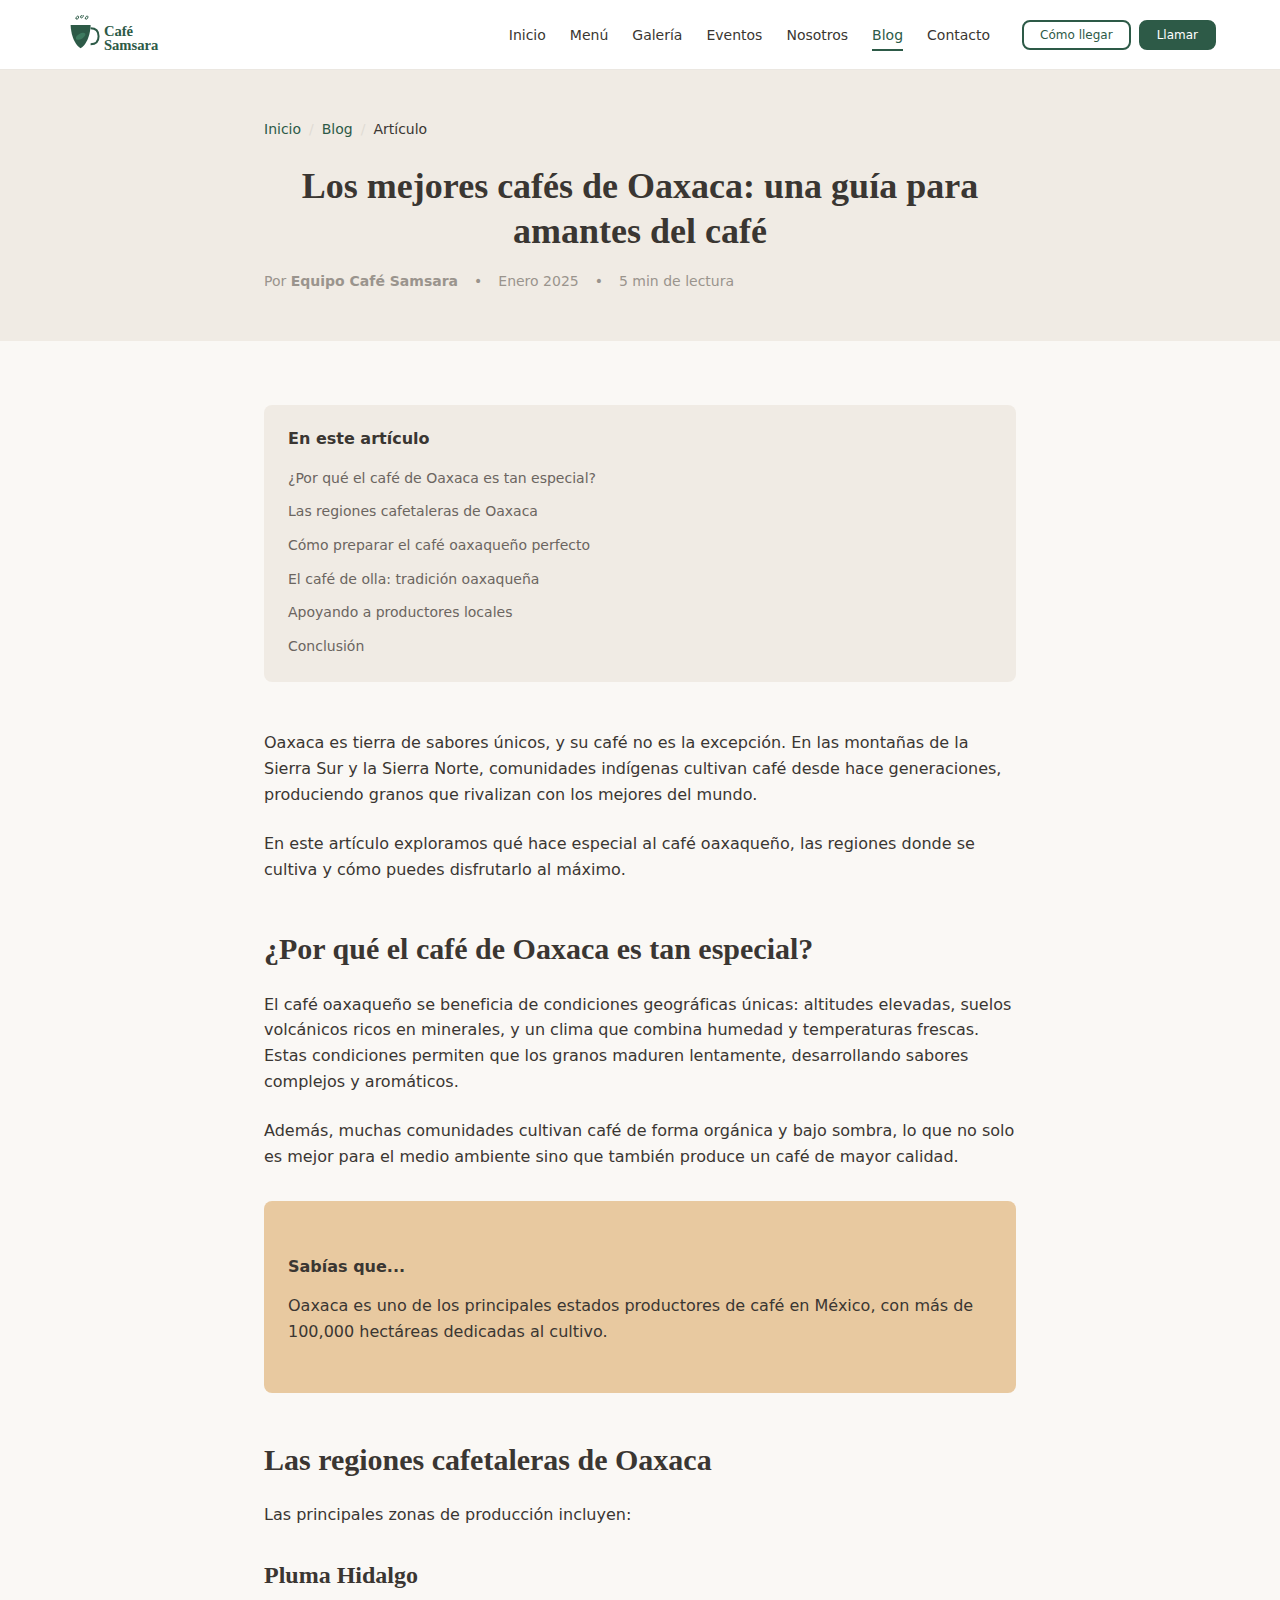
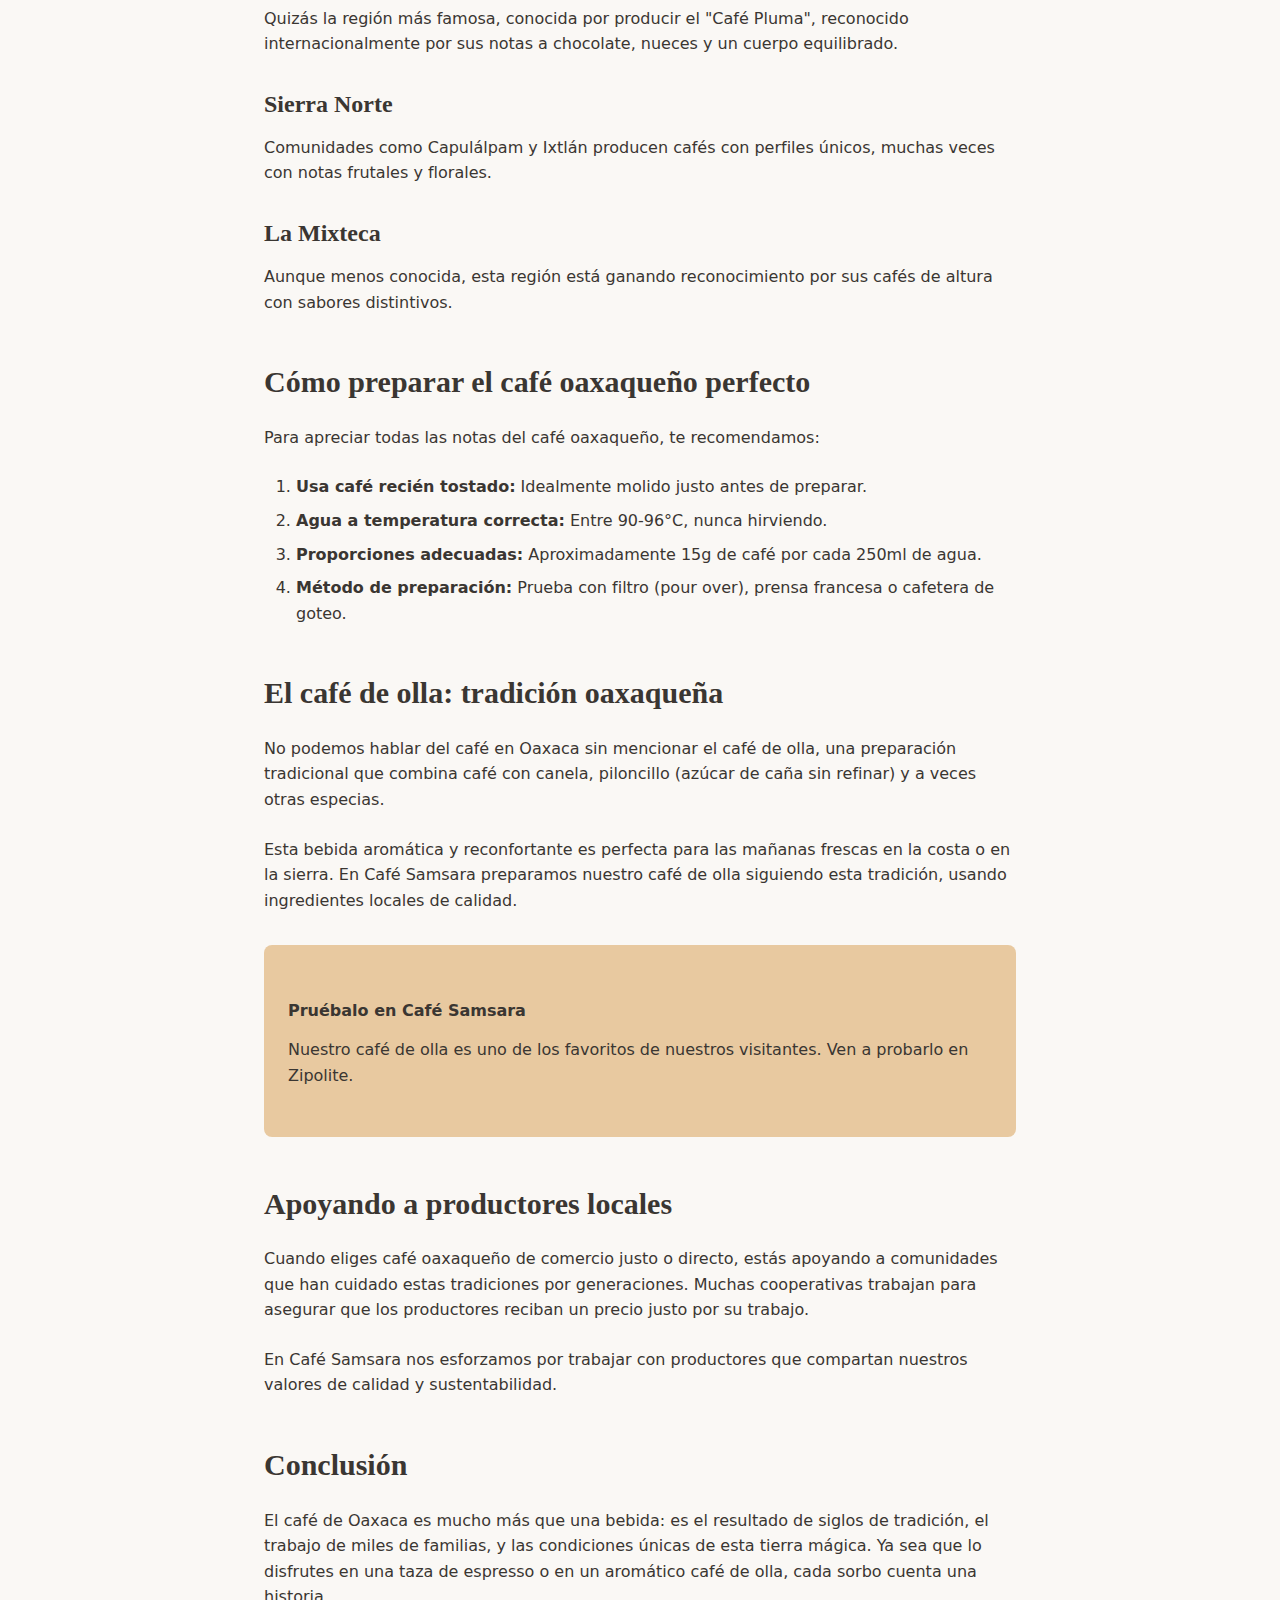
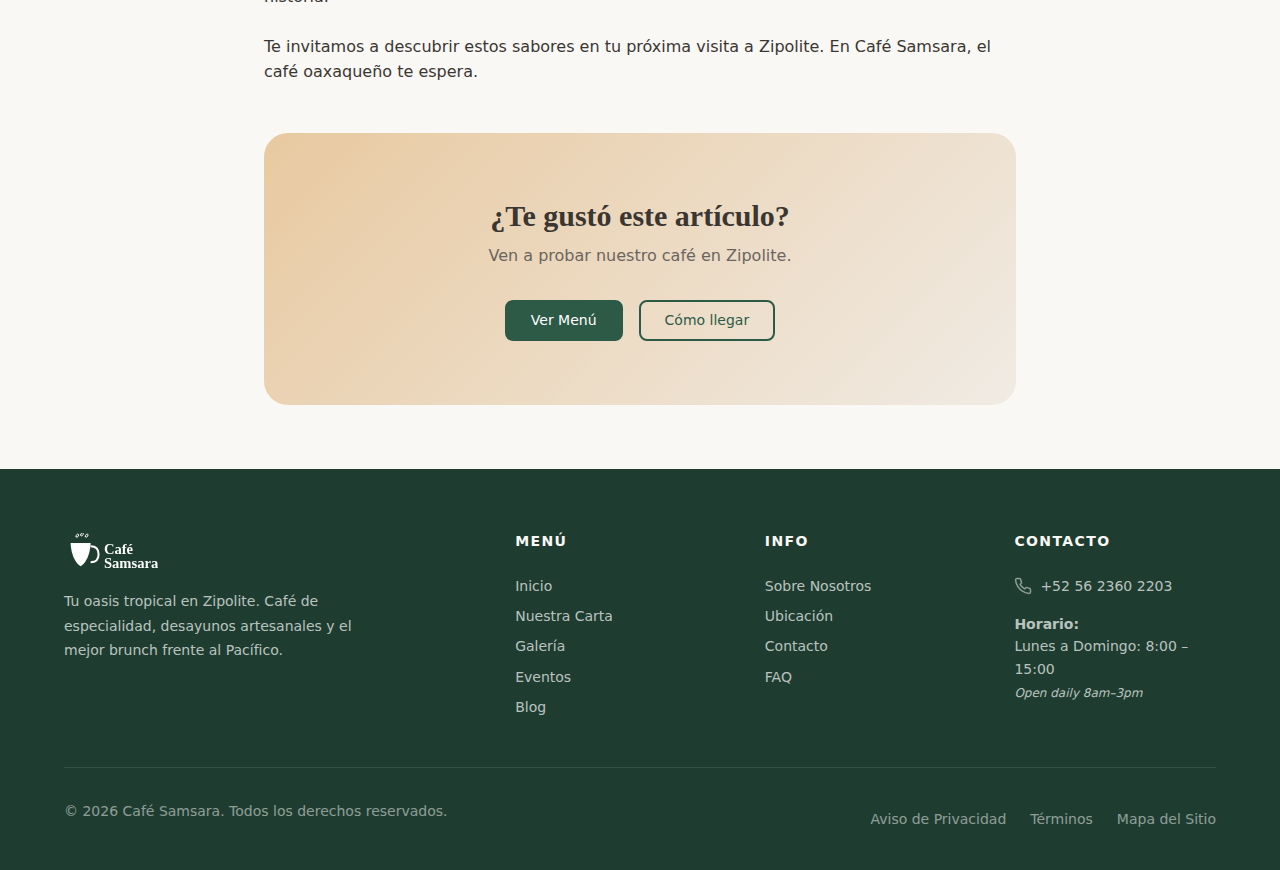
<file: articulo.html>
<!DOCTYPE html>
<html lang="es-MX">
<head>
  <meta charset="UTF-8">
  <meta name="viewport" content="width=device-width, initial-scale=1.0">

  <!-- NOTE: This is a template. Replace placeholders with actual article content -->
  <title>Los mejores cafés de Oaxaca | Blog Café Samsara</title>
  <meta name="description" content="Oaxaca produce algunos de los mejores cafés de México. Descubre las regiones cafetaleras, los sabores característicos y por qué el café oaxaqueño es tan especial.">
  <meta name="robots" content="index, follow">

  <link rel="canonical" href="https://cafesamsara.com.mx/articulo.html">

  <meta property="og:type" content="article">
  <meta property="og:url" content="https://cafesamsara.com.mx/articulo.html">
  <meta property="og:title" content="Los mejores cafés de Oaxaca | Blog Café Samsara">
  <meta property="og:description" content="Oaxaca produce algunos de los mejores cafés de México. Descubre por qué es tan especial.">
  <meta property="og:image" content="https://cafesamsara.com.mx/assets/img/og-cover.svg">
  <meta property="og:locale" content="es_MX">
  <meta property="article:published_time" content="2025-01-01">
  <meta property="article:author" content="Equipo Café Samsara">

  <meta name="twitter:card" content="summary_large_image">
  <meta name="twitter:title" content="Los mejores cafés de Oaxaca | Blog Café Samsara">
  <meta name="twitter:description" content="Oaxaca produce algunos de los mejores cafés de México.">
  <meta name="twitter:image" content="https://cafesamsara.com.mx/assets/img/og-cover.svg">

  <link rel="icon" type="image/svg+xml" href="favicon.svg">
  <link rel="manifest" href="site.webmanifest">
  <meta name="theme-color" content="#2d5a47">

  <link rel="stylesheet" href="assets/css/styles.css">

  <script type="application/ld+json">
  {
    "@context": "https://schema.org",
    "@type": "BlogPosting",
    "headline": "Los mejores cafés de Oaxaca: una guía para amantes del café",
    "description": "Oaxaca produce algunos de los mejores cafés de México. Descubre las regiones cafetaleras, los sabores característicos y por qué el café oaxaqueño es tan especial.",
    "image": "https://cafesamsara.com.mx/assets/img/og-cover.svg",
    "datePublished": "2025-01-01",
    "dateModified": "2025-01-01",
    "author": {
      "@type": "Organization",
      "name": "Equipo Café Samsara",
      "url": "https://cafesamsara.com.mx/"
    },
    "publisher": {
      "@type": "Organization",
      "name": "Café Samsara",
      "logo": {
        "@type": "ImageObject",
        "url": "https://cafesamsara.com.mx/assets/img/logo.svg"
      }
    },
    "mainEntityOfPage": {
      "@type": "WebPage",
      "@id": "https://cafesamsara.com.mx/articulo.html"
    }
  }
  </script>
  <script type="application/ld+json">
  {
    "@context": "https://schema.org",
    "@type": "BreadcrumbList",
    "itemListElement": [
      {"@type": "ListItem", "position": 1, "name": "Inicio", "item": "https://cafesamsara.com.mx/"},
      {"@type": "ListItem", "position": 2, "name": "Blog", "item": "https://cafesamsara.com.mx/blog.html"},
      {"@type": "ListItem", "position": 3, "name": "Los mejores cafés de Oaxaca", "item": "https://cafesamsara.com.mx/articulo.html"}
    ]
  }
  </script>
</head>
<body>
  <a href="#main-content" class="skip-link">Saltar al contenido principal</a>

  <header class="header">
    <div class="container header__inner">
      <a href="index.html" class="header__logo" aria-label="Café Samsara - Inicio">
        <img src="assets/img/logo.svg" alt="Café Samsara" width="150" height="45" loading="eager">
      </a>
      <button class="nav-toggle" aria-expanded="false" aria-controls="main-nav" aria-label="Abrir menú de navegación">
        <span class="nav-toggle__line"></span>
        <span class="nav-toggle__line"></span>
        <span class="nav-toggle__line"></span>
      </button>
      <nav class="nav" id="main-nav" data-visible="false">
        <ul class="nav__list">
          <li><a href="index.html" class="nav__link">Inicio</a></li>
          <li><a href="menu.html" class="nav__link">Menú</a></li>
          <li><a href="galeria.html" class="nav__link">Galería</a></li>
          <li><a href="eventos.html" class="nav__link">Eventos</a></li>
          <li><a href="sobre-nosotros.html" class="nav__link">Nosotros</a></li>
          <li><a href="blog.html" class="nav__link nav__link--active">Blog</a></li>
          <li><a href="contacto.html" class="nav__link">Contacto</a></li>
        </ul>
        <div class="nav__cta">
          <a href="ubicacion.html" class="btn btn--outline btn--sm">Cómo llegar</a>
          <a href="tel:+525623602203" class="btn btn--primary btn--sm" data-phone>Llamar</a>
        </div>
      </nav>
    </div>
  </header>

  <main id="main-content">
    <article>
      <header class="page-header">
        <div class="container container--narrow">
          <nav class="breadcrumb" aria-label="Breadcrumb">
            <a href="index.html">Inicio</a>
            <span class="breadcrumb__separator" aria-hidden="true">/</span>
            <a href="blog.html">Blog</a>
            <span class="breadcrumb__separator" aria-hidden="true">/</span>
            <span class="breadcrumb__current" aria-current="page">Artículo</span>
          </nav>
          <h1 class="page-header__title">Los mejores cafés de Oaxaca: una guía para amantes del café</h1>
          <div class="article-meta">
            <span>Por <strong>Equipo Café Samsara</strong></span>
            <span>•</span>
            <time datetime="2025-01-01">Enero 2025</time>
            <span>•</span>
            <span>5 min de lectura</span>
          </div>
        </div>
      </header>

      <div class="section">
        <div class="container container--narrow">
          <!-- Table of Contents (generated by JS) -->
          <nav class="article-toc" aria-label="Contenido del artículo">
            <h2 class="article-toc__title">En este artículo</h2>
            <ol class="article-toc__list">
              <!-- JS will populate this -->
            </ol>
          </nav>

          <div class="article-content">
            <p>Oaxaca es tierra de sabores únicos, y su café no es la excepción. En las montañas de la Sierra Sur y la Sierra Norte, comunidades indígenas cultivan café desde hace generaciones, produciendo granos que rivalizan con los mejores del mundo.</p>

            <p>En este artículo exploramos qué hace especial al café oaxaqueño, las regiones donde se cultiva y cómo puedes disfrutarlo al máximo.</p>

            <h2>¿Por qué el café de Oaxaca es tan especial?</h2>

            <p>El café oaxaqueño se beneficia de condiciones geográficas únicas: altitudes elevadas, suelos volcánicos ricos en minerales, y un clima que combina humedad y temperaturas frescas. Estas condiciones permiten que los granos maduren lentamente, desarrollando sabores complejos y aromáticos.</p>

            <p>Además, muchas comunidades cultivan café de forma orgánica y bajo sombra, lo que no solo es mejor para el medio ambiente sino que también produce un café de mayor calidad.</p>

            <div class="article-callout">
              <h3 class="article-callout__title">Sabías que...</h3>
              <p>Oaxaca es uno de los principales estados productores de café en México, con más de 100,000 hectáreas dedicadas al cultivo.</p>
            </div>

            <h2>Las regiones cafetaleras de Oaxaca</h2>

            <p>Las principales zonas de producción incluyen:</p>

            <h3>Pluma Hidalgo</h3>
            <p>Quizás la región más famosa, conocida por producir el "Café Pluma", reconocido internacionalmente por sus notas a chocolate, nueces y un cuerpo equilibrado.</p>

            <h3>Sierra Norte</h3>
            <p>Comunidades como Capulálpam y Ixtlán producen cafés con perfiles únicos, muchas veces con notas frutales y florales.</p>

            <h3>La Mixteca</h3>
            <p>Aunque menos conocida, esta región está ganando reconocimiento por sus cafés de altura con sabores distintivos.</p>

            <h2>Cómo preparar el café oaxaqueño perfecto</h2>

            <p>Para apreciar todas las notas del café oaxaqueño, te recomendamos:</p>

            <ol>
              <li><strong>Usa café recién tostado:</strong> Idealmente molido justo antes de preparar.</li>
              <li><strong>Agua a temperatura correcta:</strong> Entre 90-96°C, nunca hirviendo.</li>
              <li><strong>Proporciones adecuadas:</strong> Aproximadamente 15g de café por cada 250ml de agua.</li>
              <li><strong>Método de preparación:</strong> Prueba con filtro (pour over), prensa francesa o cafetera de goteo.</li>
            </ol>

            <h2>El café de olla: tradición oaxaqueña</h2>

            <p>No podemos hablar del café en Oaxaca sin mencionar el café de olla, una preparación tradicional que combina café con canela, piloncillo (azúcar de caña sin refinar) y a veces otras especias.</p>

            <p>Esta bebida aromática y reconfortante es perfecta para las mañanas frescas en la costa o en la sierra. En Café Samsara preparamos nuestro café de olla siguiendo esta tradición, usando ingredientes locales de calidad.</p>

            <div class="article-callout">
              <h3 class="article-callout__title">Pruébalo en Café Samsara</h3>
              <p>Nuestro café de olla es uno de los favoritos de nuestros visitantes. Ven a probarlo en Zipolite.</p>
            </div>

            <h2>Apoyando a productores locales</h2>

            <p>Cuando eliges café oaxaqueño de comercio justo o directo, estás apoyando a comunidades que han cuidado estas tradiciones por generaciones. Muchas cooperativas trabajan para asegurar que los productores reciban un precio justo por su trabajo.</p>

            <p>En Café Samsara nos esforzamos por trabajar con productores que compartan nuestros valores de calidad y sustentabilidad.</p>

            <h2>Conclusión</h2>

            <p>El café de Oaxaca es mucho más que una bebida: es el resultado de siglos de tradición, el trabajo de miles de familias, y las condiciones únicas de esta tierra mágica. Ya sea que lo disfrutes en una taza de espresso o en un aromático café de olla, cada sorbo cuenta una historia.</p>

            <p>Te invitamos a descubrir estos sabores en tu próxima visita a Zipolite. En Café Samsara, el café oaxaqueño te espera.</p>
          </div>

          <!-- CTA -->
          <div class="cta-section mt-2xl">
            <h2 class="cta-section__title">¿Te gustó este artículo?</h2>
            <p class="cta-section__subtitle">Ven a probar nuestro café en Zipolite.</p>
            <div class="cta-section__buttons mt-lg">
              <a href="menu.html" class="btn btn--primary">Ver Menú</a>
              <a href="ubicacion.html" class="btn btn--outline">Cómo llegar</a>
            </div>
          </div>
        </div>
      </div>
    </article>
  </main>

  <footer class="footer">
    <div class="container">
      <div class="footer__grid">
        <div class="footer__brand"><a href="index.html" class="footer__logo"><img src="assets/img/logo.svg" alt="Café Samsara" width="120" height="36" loading="lazy" style="filter: brightness(0) invert(1);"></a><p class="footer__description mt-md">Tu oasis tropical en Zipolite. Café de especialidad, desayunos artesanales y el mejor brunch frente al Pacífico.</p></div>
        <div class="footer__section"><h4>Menú</h4><nav class="footer__links"><a href="index.html" class="footer__link">Inicio</a><a href="menu.html" class="footer__link">Nuestra Carta</a><a href="galeria.html" class="footer__link">Galería</a><a href="eventos.html" class="footer__link">Eventos</a><a href="blog.html" class="footer__link">Blog</a></nav></div>
        <div class="footer__section"><h4>Info</h4><nav class="footer__links"><a href="sobre-nosotros.html" class="footer__link">Sobre Nosotros</a><a href="ubicacion.html" class="footer__link">Ubicación</a><a href="contacto.html" class="footer__link">Contacto</a><a href="faq.html" class="footer__link">FAQ</a></nav></div>
        <div class="footer__section"><h4>Contacto</h4><div class="footer__contact-item"><svg viewBox="0 0 24 24" fill="none" stroke="currentColor" stroke-width="2"><path d="M22 16.92v3a2 2 0 0 1-2.18 2 19.79 19.79 0 0 1-8.63-3.07 19.5 19.5 0 0 1-6-6 19.79 19.79 0 0 1-3.07-8.67A2 2 0 0 1 4.11 2h3a2 2 0 0 1 2 1.72c.127.96.361 1.903.7 2.81a2 2 0 0 1-.45 2.11L8.09 9.91a16 16 0 0 0 6 6l1.27-1.27a2 2 0 0 1 2.11-.45c.907.339 1.85.573 2.81.7A2 2 0 0 1 22 16.92z"/></svg><a href="tel:+525623602203" class="footer__link">+52 56 2360 2203</a></div><div class="footer__hours mt-md"><strong>Horario:</strong><br>Lunes a Domingo: 8:00 – 15:00<p class="footer__hours-en">Open daily 8am–3pm</p></div></div>
      </div>
      <div class="footer__bottom"><p>&copy; <span class="current-year">2025</span> Café Samsara. Todos los derechos reservados.</p><nav class="footer__legal"><a href="aviso-de-privacidad.html">Aviso de Privacidad</a><a href="terminos.html">Términos</a><a href="mapa-del-sitio.html">Mapa del Sitio</a></nav></div>
    </div>
  </footer>

  <script src="assets/js/main.js" defer></script>
</body>
</html>
</file>
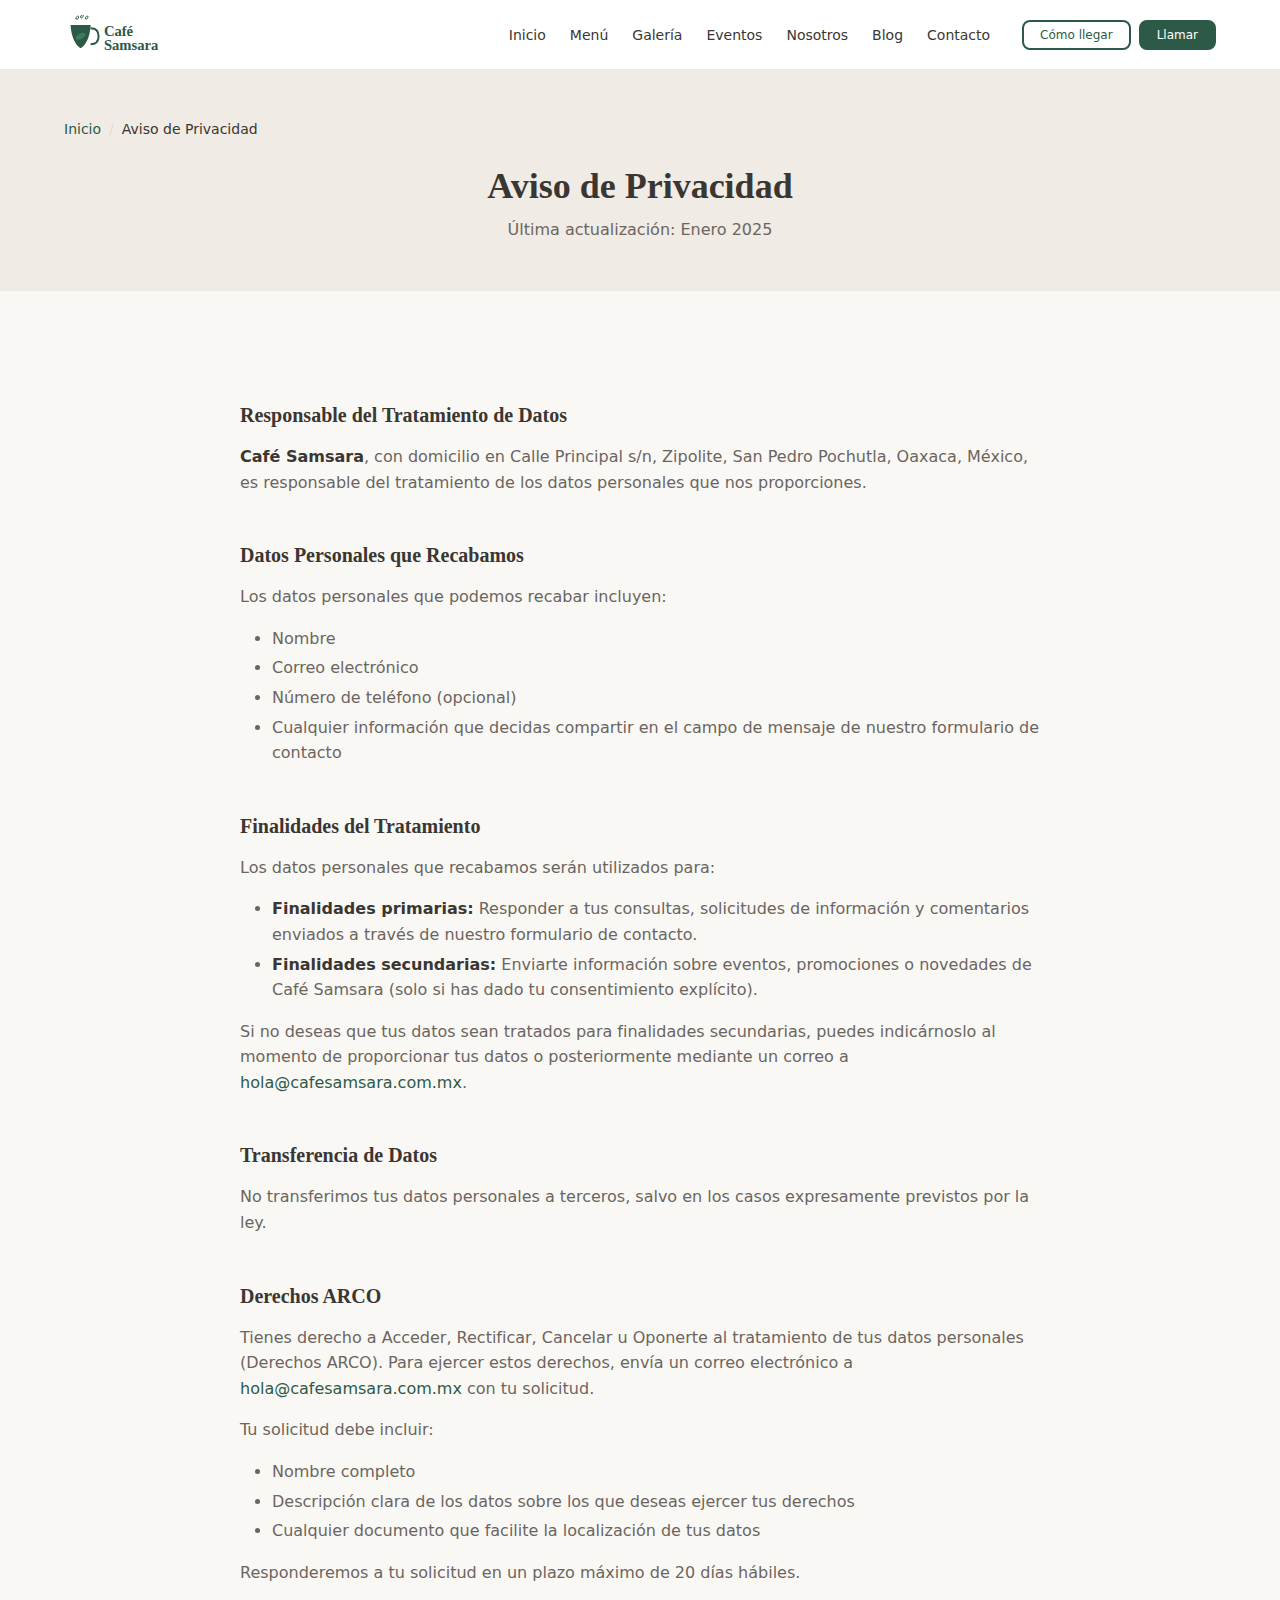
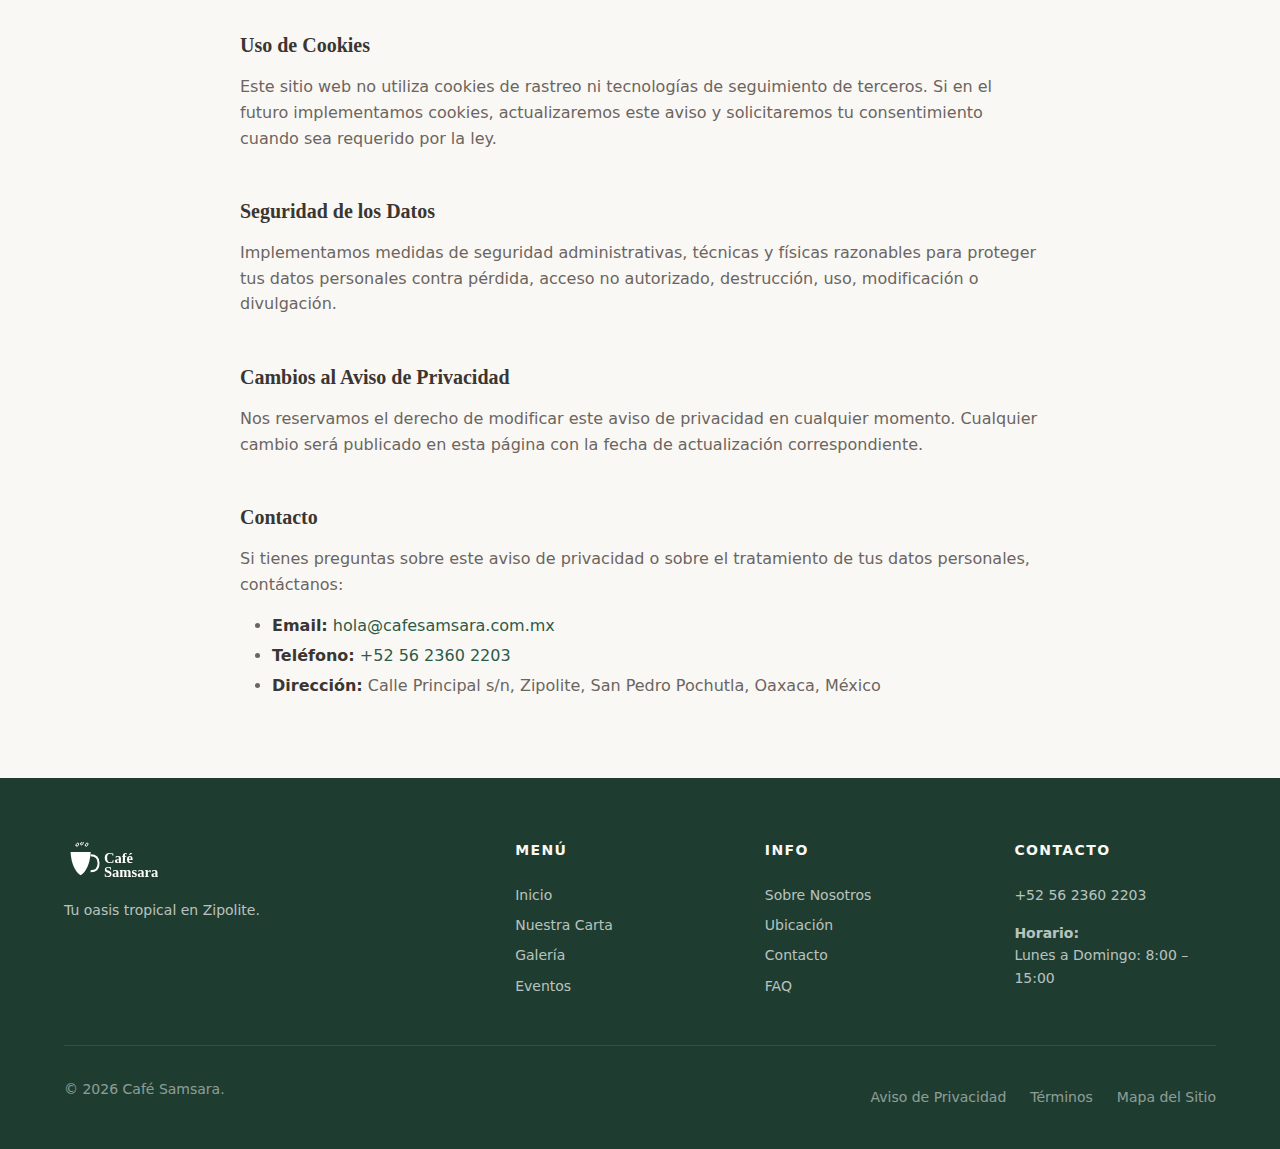
<file: aviso-de-privacidad.html>
<!DOCTYPE html>
<html lang="es-MX">
<head>
  <meta charset="UTF-8">
  <meta name="viewport" content="width=device-width, initial-scale=1.0">

  <title>Aviso de Privacidad | Café Samsara</title>
  <meta name="description" content="Conoce cómo Café Samsara recopila, usa y protege tus datos personales. Aviso de privacidad conforme a la legislación mexicana.">
  <meta name="robots" content="index, follow">

  <link rel="canonical" href="https://cafesamsara.com.mx/aviso-de-privacidad.html">

  <link rel="icon" type="image/svg+xml" href="favicon.svg">
  <link rel="manifest" href="site.webmanifest">
  <meta name="theme-color" content="#2d5a47">

  <link rel="stylesheet" href="assets/css/styles.css">
</head>
<body>
  <a href="#main-content" class="skip-link">Saltar al contenido principal</a>

  <header class="header">
    <div class="container header__inner">
      <a href="index.html" class="header__logo" aria-label="Café Samsara - Inicio">
        <img src="assets/img/logo.svg" alt="Café Samsara" width="150" height="45" loading="eager">
      </a>
      <button class="nav-toggle" aria-expanded="false" aria-controls="main-nav" aria-label="Abrir menú">
        <span class="nav-toggle__line"></span>
        <span class="nav-toggle__line"></span>
        <span class="nav-toggle__line"></span>
      </button>
      <nav class="nav" id="main-nav" data-visible="false">
        <ul class="nav__list">
          <li><a href="index.html" class="nav__link">Inicio</a></li>
          <li><a href="menu.html" class="nav__link">Menú</a></li>
          <li><a href="galeria.html" class="nav__link">Galería</a></li>
          <li><a href="eventos.html" class="nav__link">Eventos</a></li>
          <li><a href="sobre-nosotros.html" class="nav__link">Nosotros</a></li>
          <li><a href="blog.html" class="nav__link">Blog</a></li>
          <li><a href="contacto.html" class="nav__link">Contacto</a></li>
        </ul>
        <div class="nav__cta">
          <a href="ubicacion.html" class="btn btn--outline btn--sm">Cómo llegar</a>
          <a href="tel:+525623602203" class="btn btn--primary btn--sm">Llamar</a>
        </div>
      </nav>
    </div>
  </header>

  <main id="main-content">
    <section class="page-header">
      <div class="container">
        <nav class="breadcrumb" aria-label="Breadcrumb">
          <a href="index.html">Inicio</a>
          <span class="breadcrumb__separator" aria-hidden="true">/</span>
          <span class="breadcrumb__current" aria-current="page">Aviso de Privacidad</span>
        </nav>
        <h1 class="page-header__title">Aviso de Privacidad</h1>
        <p class="page-header__subtitle">Última actualización: Enero 2025</p>
      </div>
    </section>

    <section class="section">
      <div class="container">
        <div class="legal-content">
          <h2>Responsable del Tratamiento de Datos</h2>
          <p><strong>Café Samsara</strong>, con domicilio en Calle Principal s/n, Zipolite, San Pedro Pochutla, Oaxaca, México, es responsable del tratamiento de los datos personales que nos proporciones.</p>

          <h2>Datos Personales que Recabamos</h2>
          <p>Los datos personales que podemos recabar incluyen:</p>
          <ul>
            <li>Nombre</li>
            <li>Correo electrónico</li>
            <li>Número de teléfono (opcional)</li>
            <li>Cualquier información que decidas compartir en el campo de mensaje de nuestro formulario de contacto</li>
          </ul>

          <h2>Finalidades del Tratamiento</h2>
          <p>Los datos personales que recabamos serán utilizados para:</p>
          <ul>
            <li><strong>Finalidades primarias:</strong> Responder a tus consultas, solicitudes de información y comentarios enviados a través de nuestro formulario de contacto.</li>
            <li><strong>Finalidades secundarias:</strong> Enviarte información sobre eventos, promociones o novedades de Café Samsara (solo si has dado tu consentimiento explícito).</li>
          </ul>
          <p>Si no deseas que tus datos sean tratados para finalidades secundarias, puedes indicárnoslo al momento de proporcionar tus datos o posteriormente mediante un correo a <a href="mailto:hola@cafesamsara.com.mx">hola@cafesamsara.com.mx</a>.</p>

          <h2>Transferencia de Datos</h2>
          <p>No transferimos tus datos personales a terceros, salvo en los casos expresamente previstos por la ley.</p>

          <h2>Derechos ARCO</h2>
          <p>Tienes derecho a Acceder, Rectificar, Cancelar u Oponerte al tratamiento de tus datos personales (Derechos ARCO). Para ejercer estos derechos, envía un correo electrónico a <a href="mailto:hola@cafesamsara.com.mx">hola@cafesamsara.com.mx</a> con tu solicitud.</p>
          <p>Tu solicitud debe incluir:</p>
          <ul>
            <li>Nombre completo</li>
            <li>Descripción clara de los datos sobre los que deseas ejercer tus derechos</li>
            <li>Cualquier documento que facilite la localización de tus datos</li>
          </ul>
          <p>Responderemos a tu solicitud en un plazo máximo de 20 días hábiles.</p>

          <h2>Uso de Cookies</h2>
          <p>Este sitio web no utiliza cookies de rastreo ni tecnologías de seguimiento de terceros. Si en el futuro implementamos cookies, actualizaremos este aviso y solicitaremos tu consentimiento cuando sea requerido por la ley.</p>

          <h2>Seguridad de los Datos</h2>
          <p>Implementamos medidas de seguridad administrativas, técnicas y físicas razonables para proteger tus datos personales contra pérdida, acceso no autorizado, destrucción, uso, modificación o divulgación.</p>

          <h2>Cambios al Aviso de Privacidad</h2>
          <p>Nos reservamos el derecho de modificar este aviso de privacidad en cualquier momento. Cualquier cambio será publicado en esta página con la fecha de actualización correspondiente.</p>

          <h2>Contacto</h2>
          <p>Si tienes preguntas sobre este aviso de privacidad o sobre el tratamiento de tus datos personales, contáctanos:</p>
          <ul>
            <li><strong>Email:</strong> <a href="mailto:hola@cafesamsara.com.mx">hola@cafesamsara.com.mx</a></li>
            <li><strong>Teléfono:</strong> <a href="tel:+525623602203">+52 56 2360 2203</a></li>
            <li><strong>Dirección:</strong> Calle Principal s/n, Zipolite, San Pedro Pochutla, Oaxaca, México</li>
          </ul>
        </div>
      </div>
    </section>
  </main>

  <footer class="footer">
    <div class="container">
      <div class="footer__grid">
        <div class="footer__brand"><a href="index.html" class="footer__logo"><img src="assets/img/logo.svg" alt="Café Samsara" width="120" height="36" loading="lazy" style="filter: brightness(0) invert(1);"></a><p class="footer__description mt-md">Tu oasis tropical en Zipolite.</p></div>
        <div class="footer__section"><h4>Menú</h4><nav class="footer__links"><a href="index.html" class="footer__link">Inicio</a><a href="menu.html" class="footer__link">Nuestra Carta</a><a href="galeria.html" class="footer__link">Galería</a><a href="eventos.html" class="footer__link">Eventos</a></nav></div>
        <div class="footer__section"><h4>Info</h4><nav class="footer__links"><a href="sobre-nosotros.html" class="footer__link">Sobre Nosotros</a><a href="ubicacion.html" class="footer__link">Ubicación</a><a href="contacto.html" class="footer__link">Contacto</a><a href="faq.html" class="footer__link">FAQ</a></nav></div>
        <div class="footer__section"><h4>Contacto</h4><div class="footer__contact-item"><a href="tel:+525623602203" class="footer__link">+52 56 2360 2203</a></div><div class="footer__hours mt-md"><strong>Horario:</strong><br>Lunes a Domingo: 8:00 – 15:00</div></div>
      </div>
      <div class="footer__bottom"><p>&copy; <span class="current-year">2025</span> Café Samsara.</p><nav class="footer__legal"><a href="aviso-de-privacidad.html">Aviso de Privacidad</a><a href="terminos.html">Términos</a><a href="mapa-del-sitio.html">Mapa del Sitio</a></nav></div>
    </div>
  </footer>

  <script src="assets/js/main.js" defer></script>
</body>
</html>
</file>
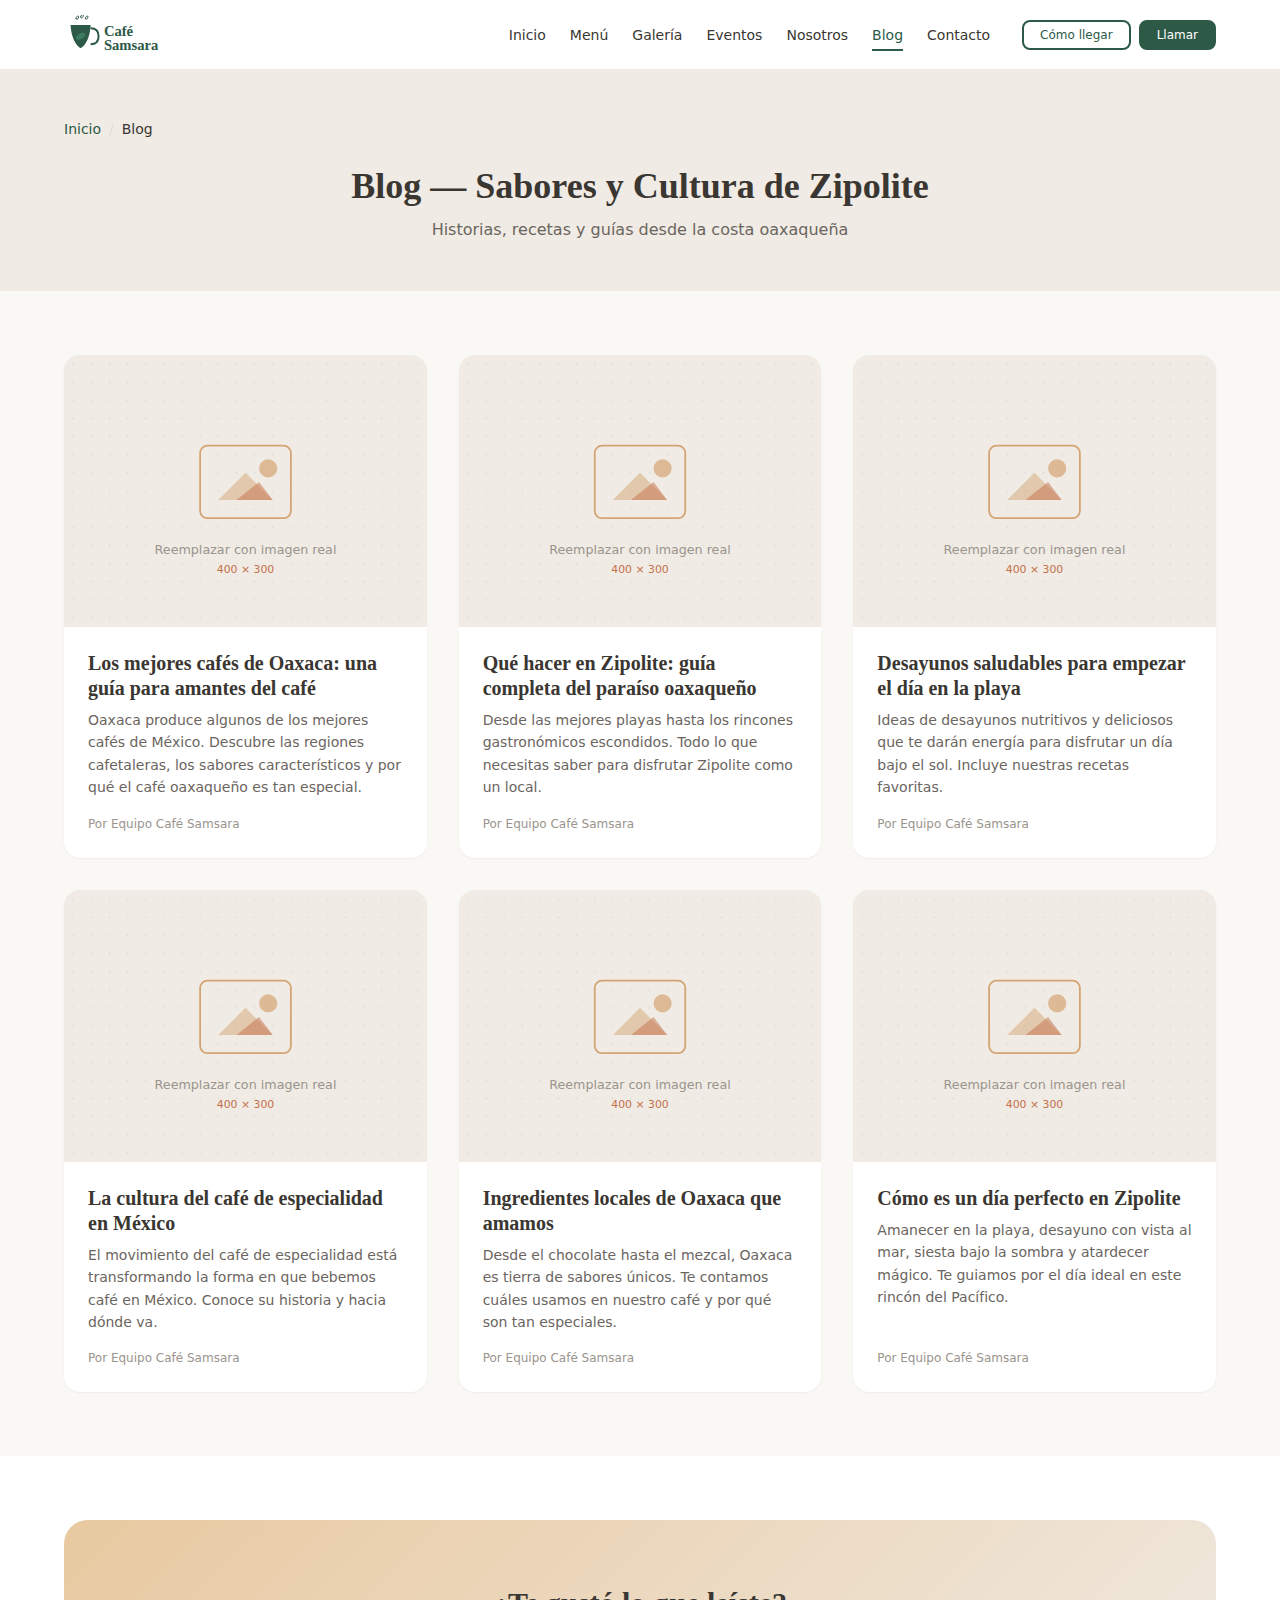
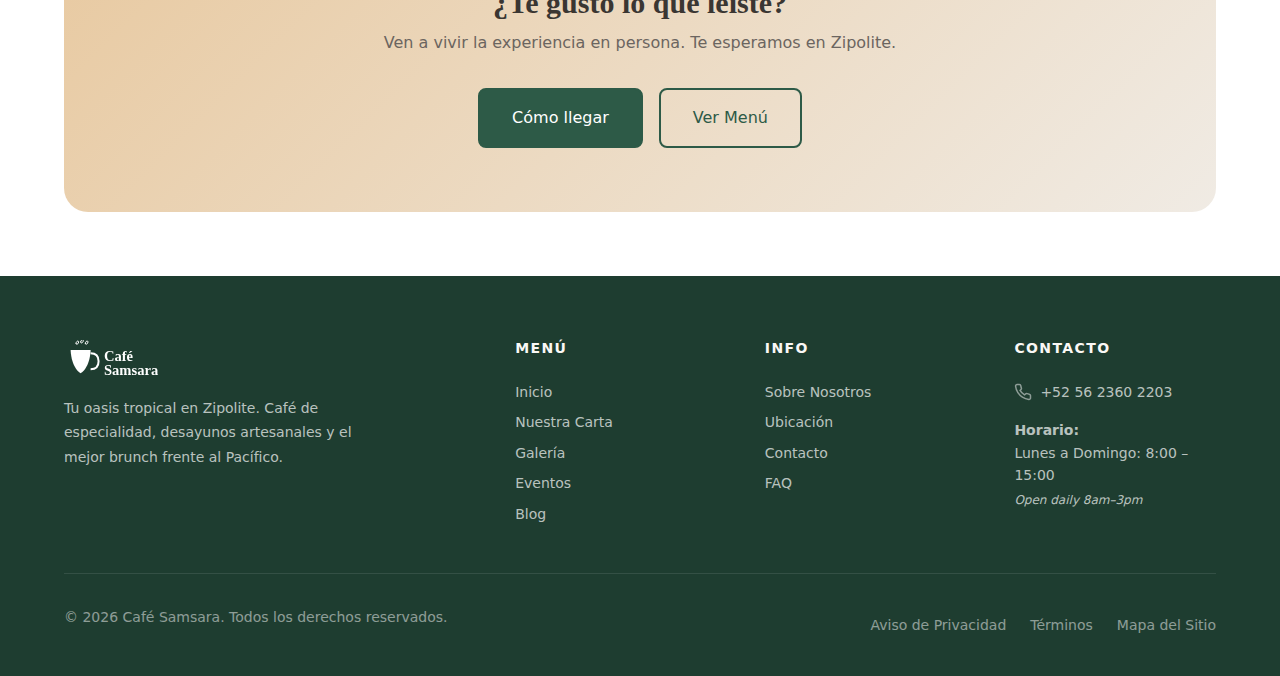
<file: blog.html>
<!DOCTYPE html>
<html lang="es-MX">
<head>
  <meta charset="UTF-8">
  <meta name="viewport" content="width=device-width, initial-scale=1.0">

  <title>Blog | Café Samsara - Sabores y Cultura de Zipolite</title>
  <meta name="description" content="Artículos sobre café, desayunos, cultura oaxaqueña y la vida en Zipolite. Descubre recetas, guías y todo sobre la costa de Oaxaca.">
  <meta name="robots" content="index, follow">

  <link rel="canonical" href="https://cafesamsara.com.mx/blog.html">

  <meta property="og:type" content="website">
  <meta property="og:url" content="https://cafesamsara.com.mx/blog.html">
  <meta property="og:title" content="Blog | Café Samsara - Sabores y Cultura de Zipolite">
  <meta property="og:description" content="Artículos sobre café, desayunos, cultura oaxaqueña y la vida en Zipolite.">
  <meta property="og:image" content="https://cafesamsara.com.mx/assets/img/og-cover.svg">
  <meta property="og:locale" content="es_MX">

  <meta name="twitter:card" content="summary_large_image">
  <meta name="twitter:title" content="Blog | Café Samsara - Zipolite">
  <meta name="twitter:description" content="Artículos sobre café, desayunos, cultura oaxaqueña y la vida en Zipolite.">
  <meta name="twitter:image" content="https://cafesamsara.com.mx/assets/img/og-cover.svg">

  <link rel="icon" type="image/svg+xml" href="favicon.svg">
  <link rel="manifest" href="site.webmanifest">
  <meta name="theme-color" content="#2d5a47">

  <link rel="stylesheet" href="assets/css/styles.css">

  <script type="application/ld+json">
  {
    "@context": "https://schema.org",
    "@type": "BreadcrumbList",
    "itemListElement": [
      {"@type": "ListItem", "position": 1, "name": "Inicio", "item": "https://cafesamsara.com.mx/"},
      {"@type": "ListItem", "position": 2, "name": "Blog", "item": "https://cafesamsara.com.mx/blog.html"}
    ]
  }
  </script>
</head>
<body>
  <a href="#main-content" class="skip-link">Saltar al contenido principal</a>

  <header class="header">
    <div class="container header__inner">
      <a href="index.html" class="header__logo" aria-label="Café Samsara - Inicio">
        <img src="assets/img/logo.svg" alt="Café Samsara" width="150" height="45" loading="eager">
      </a>
      <button class="nav-toggle" aria-expanded="false" aria-controls="main-nav" aria-label="Abrir menú de navegación">
        <span class="nav-toggle__line"></span>
        <span class="nav-toggle__line"></span>
        <span class="nav-toggle__line"></span>
      </button>
      <nav class="nav" id="main-nav" data-visible="false">
        <ul class="nav__list">
          <li><a href="index.html" class="nav__link">Inicio</a></li>
          <li><a href="menu.html" class="nav__link">Menú</a></li>
          <li><a href="galeria.html" class="nav__link">Galería</a></li>
          <li><a href="eventos.html" class="nav__link">Eventos</a></li>
          <li><a href="sobre-nosotros.html" class="nav__link">Nosotros</a></li>
          <li><a href="blog.html" class="nav__link nav__link--active">Blog</a></li>
          <li><a href="contacto.html" class="nav__link">Contacto</a></li>
        </ul>
        <div class="nav__cta">
          <a href="ubicacion.html" class="btn btn--outline btn--sm">Cómo llegar</a>
          <a href="tel:+525623602203" class="btn btn--primary btn--sm" data-phone>Llamar</a>
        </div>
      </nav>
    </div>
  </header>

  <main id="main-content">
    <section class="page-header">
      <div class="container">
        <nav class="breadcrumb" aria-label="Breadcrumb">
          <a href="index.html">Inicio</a>
          <span class="breadcrumb__separator" aria-hidden="true">/</span>
          <span class="breadcrumb__current" aria-current="page">Blog</span>
        </nav>
        <h1 class="page-header__title">Blog — Sabores y Cultura de Zipolite</h1>
        <p class="page-header__subtitle">Historias, recetas y guías desde la costa oaxaqueña</p>
      </div>
    </section>

    <section class="section">
      <div class="container">
        <div class="blog-grid">
          <article class="article-card">
            <div class="article-card__image">
              <img src="assets/img/placeholder-photo.svg" alt="Taza de café oaxaqueño con granos" width="400" height="225" loading="lazy" decoding="async">
            </div>
            <div class="article-card__content">
              <h2 class="article-card__title">
                <a href="articulo.html">Los mejores cafés de Oaxaca: una guía para amantes del café</a>
              </h2>
              <p class="article-card__excerpt">Oaxaca produce algunos de los mejores cafés de México. Descubre las regiones cafetaleras, los sabores característicos y por qué el café oaxaqueño es tan especial.</p>
              <p class="article-card__meta">Por Equipo Café Samsara</p>
            </div>
          </article>

          <article class="article-card">
            <div class="article-card__image">
              <img src="assets/img/placeholder-photo.svg" alt="Playa de Zipolite al atardecer" width="400" height="225" loading="lazy" decoding="async">
            </div>
            <div class="article-card__content">
              <h2 class="article-card__title">
                <a href="articulo.html">Qué hacer en Zipolite: guía completa del paraíso oaxaqueño</a>
              </h2>
              <p class="article-card__excerpt">Desde las mejores playas hasta los rincones gastronómicos escondidos. Todo lo que necesitas saber para disfrutar Zipolite como un local.</p>
              <p class="article-card__meta">Por Equipo Café Samsara</p>
            </div>
          </article>

          <article class="article-card">
            <div class="article-card__image">
              <img src="assets/img/placeholder-photo.svg" alt="Desayuno saludable con frutas tropicales" width="400" height="225" loading="lazy" decoding="async">
            </div>
            <div class="article-card__content">
              <h2 class="article-card__title">
                <a href="articulo.html">Desayunos saludables para empezar el día en la playa</a>
              </h2>
              <p class="article-card__excerpt">Ideas de desayunos nutritivos y deliciosos que te darán energía para disfrutar un día bajo el sol. Incluye nuestras recetas favoritas.</p>
              <p class="article-card__meta">Por Equipo Café Samsara</p>
            </div>
          </article>

          <article class="article-card">
            <div class="article-card__image">
              <img src="assets/img/placeholder-photo.svg" alt="Barista preparando café de especialidad" width="400" height="225" loading="lazy" decoding="async">
            </div>
            <div class="article-card__content">
              <h2 class="article-card__title">
                <a href="articulo.html">La cultura del café de especialidad en México</a>
              </h2>
              <p class="article-card__excerpt">El movimiento del café de especialidad está transformando la forma en que bebemos café en México. Conoce su historia y hacia dónde va.</p>
              <p class="article-card__meta">Por Equipo Café Samsara</p>
            </div>
          </article>

          <article class="article-card">
            <div class="article-card__image">
              <img src="assets/img/placeholder-photo.svg" alt="Ingredientes locales de Oaxaca" width="400" height="225" loading="lazy" decoding="async">
            </div>
            <div class="article-card__content">
              <h2 class="article-card__title">
                <a href="articulo.html">Ingredientes locales de Oaxaca que amamos</a>
              </h2>
              <p class="article-card__excerpt">Desde el chocolate hasta el mezcal, Oaxaca es tierra de sabores únicos. Te contamos cuáles usamos en nuestro café y por qué son tan especiales.</p>
              <p class="article-card__meta">Por Equipo Café Samsara</p>
            </div>
          </article>

          <article class="article-card">
            <div class="article-card__image">
              <img src="assets/img/placeholder-photo.svg" alt="Vista panorámica de Zipolite" width="400" height="225" loading="lazy" decoding="async">
            </div>
            <div class="article-card__content">
              <h2 class="article-card__title">
                <a href="articulo.html">Cómo es un día perfecto en Zipolite</a>
              </h2>
              <p class="article-card__excerpt">Amanecer en la playa, desayuno con vista al mar, siesta bajo la sombra y atardecer mágico. Te guiamos por el día ideal en este rincón del Pacífico.</p>
              <p class="article-card__meta">Por Equipo Café Samsara</p>
            </div>
          </article>
        </div>
      </div>
    </section>

    <section class="section section--alt">
      <div class="container">
        <div class="cta-section">
          <h2 class="cta-section__title">¿Te gustó lo que leíste?</h2>
          <p class="cta-section__subtitle">Ven a vivir la experiencia en persona. Te esperamos en Zipolite.</p>
          <div class="cta-section__buttons mt-lg">
            <a href="ubicacion.html" class="btn btn--primary btn--lg">Cómo llegar</a>
            <a href="menu.html" class="btn btn--outline btn--lg">Ver Menú</a>
          </div>
        </div>
      </div>
    </section>
  </main>

  <footer class="footer">
    <div class="container">
      <div class="footer__grid">
        <div class="footer__brand"><a href="index.html" class="footer__logo"><img src="assets/img/logo.svg" alt="Café Samsara" width="120" height="36" loading="lazy" style="filter: brightness(0) invert(1);"></a><p class="footer__description mt-md">Tu oasis tropical en Zipolite. Café de especialidad, desayunos artesanales y el mejor brunch frente al Pacífico.</p></div>
        <div class="footer__section"><h4>Menú</h4><nav class="footer__links"><a href="index.html" class="footer__link">Inicio</a><a href="menu.html" class="footer__link">Nuestra Carta</a><a href="galeria.html" class="footer__link">Galería</a><a href="eventos.html" class="footer__link">Eventos</a><a href="blog.html" class="footer__link">Blog</a></nav></div>
        <div class="footer__section"><h4>Info</h4><nav class="footer__links"><a href="sobre-nosotros.html" class="footer__link">Sobre Nosotros</a><a href="ubicacion.html" class="footer__link">Ubicación</a><a href="contacto.html" class="footer__link">Contacto</a><a href="faq.html" class="footer__link">FAQ</a></nav></div>
        <div class="footer__section"><h4>Contacto</h4><div class="footer__contact-item"><svg viewBox="0 0 24 24" fill="none" stroke="currentColor" stroke-width="2"><path d="M22 16.92v3a2 2 0 0 1-2.18 2 19.79 19.79 0 0 1-8.63-3.07 19.5 19.5 0 0 1-6-6 19.79 19.79 0 0 1-3.07-8.67A2 2 0 0 1 4.11 2h3a2 2 0 0 1 2 1.72c.127.96.361 1.903.7 2.81a2 2 0 0 1-.45 2.11L8.09 9.91a16 16 0 0 0 6 6l1.27-1.27a2 2 0 0 1 2.11-.45c.907.339 1.85.573 2.81.7A2 2 0 0 1 22 16.92z"/></svg><a href="tel:+525623602203" class="footer__link">+52 56 2360 2203</a></div><div class="footer__hours mt-md"><strong>Horario:</strong><br>Lunes a Domingo: 8:00 – 15:00<p class="footer__hours-en">Open daily 8am–3pm</p></div></div>
      </div>
      <div class="footer__bottom"><p>&copy; <span class="current-year">2025</span> Café Samsara. Todos los derechos reservados.</p><nav class="footer__legal"><a href="aviso-de-privacidad.html">Aviso de Privacidad</a><a href="terminos.html">Términos</a><a href="mapa-del-sitio.html">Mapa del Sitio</a></nav></div>
    </div>
  </footer>

  <script src="assets/js/main.js" defer></script>
</body>
</html>
</file>
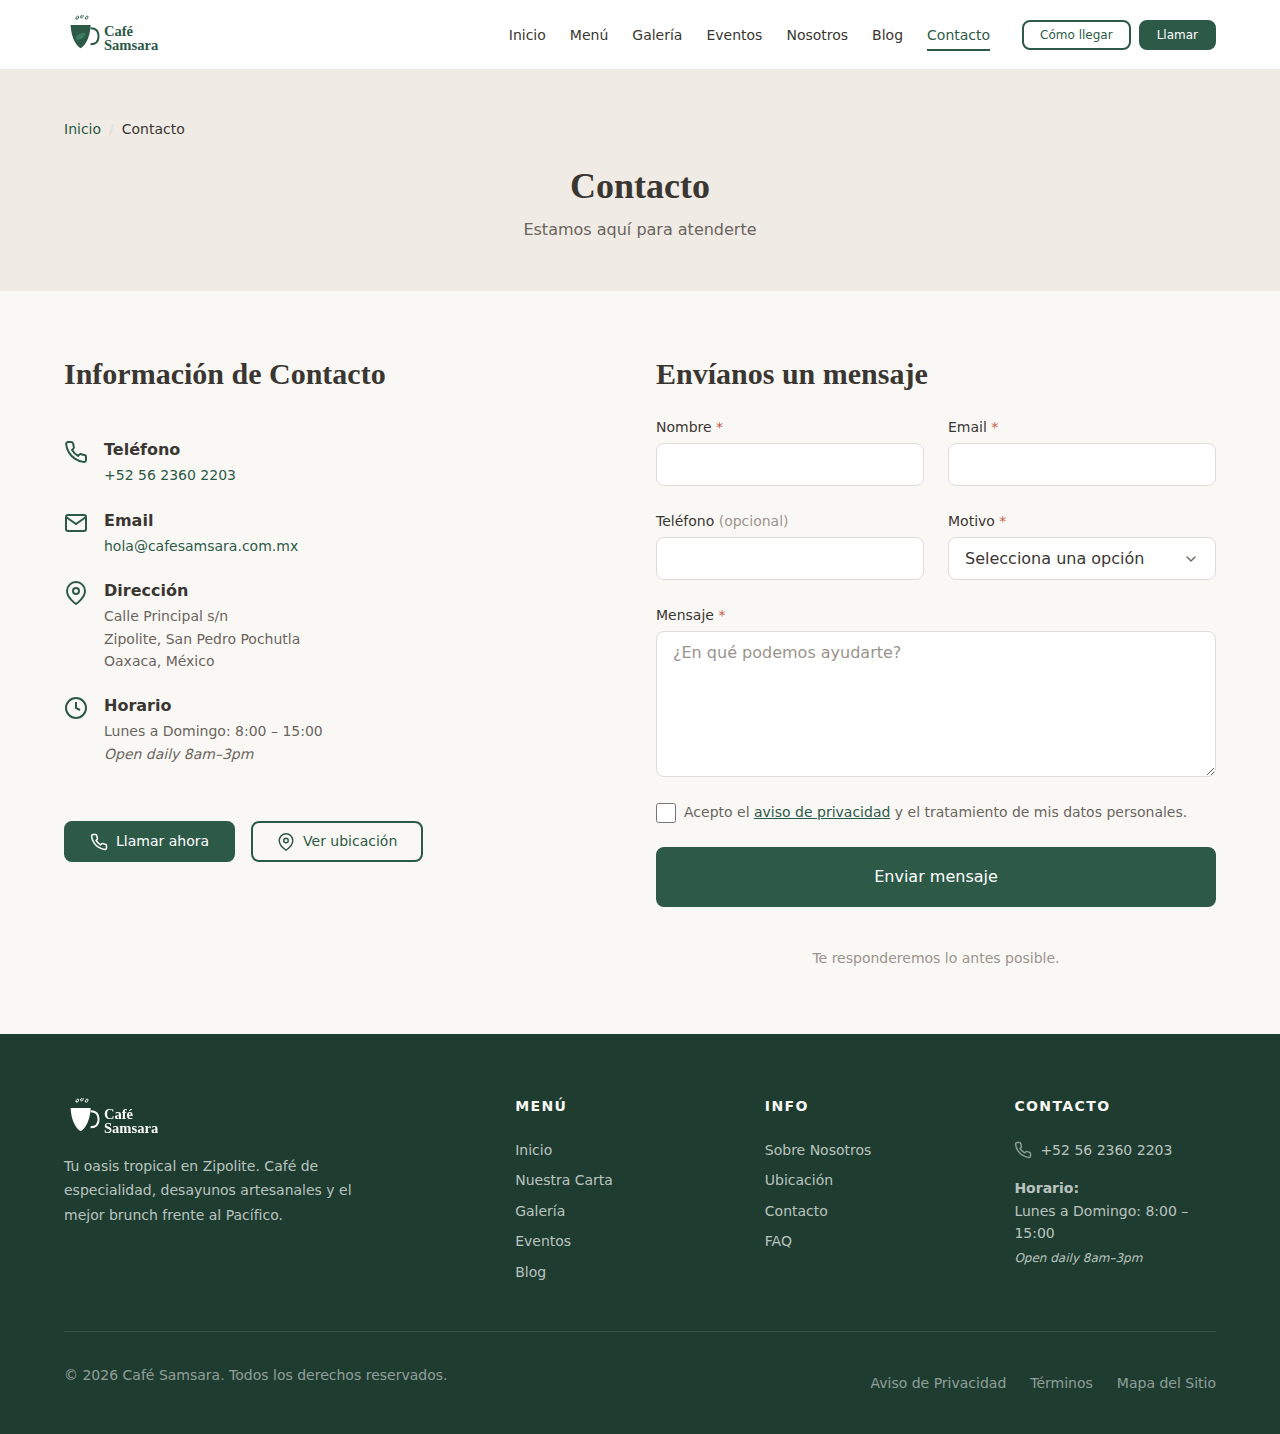
<file: contacto.html>
<!DOCTYPE html>
<html lang="es-MX">
<head>
  <meta charset="UTF-8">
  <meta name="viewport" content="width=device-width, initial-scale=1.0">

  <title>Contacto | Café Samsara - Escríbenos o Llámanos</title>
  <meta name="description" content="Contáctanos en Café Samsara Zipolite. Teléfono, email y formulario de contacto. Estamos aquí para atenderte.">
  <meta name="robots" content="index, follow">

  <link rel="canonical" href="https://cafesamsara.com.mx/contacto.html">

  <meta property="og:type" content="website">
  <meta property="og:url" content="https://cafesamsara.com.mx/contacto.html">
  <meta property="og:title" content="Contacto | Café Samsara">
  <meta property="og:description" content="Contáctanos en Café Samsara Zipolite. Teléfono, email y formulario.">
  <meta property="og:image" content="https://cafesamsara.com.mx/assets/img/og-cover.svg">
  <meta property="og:locale" content="es_MX">

  <meta name="twitter:card" content="summary_large_image">
  <meta name="twitter:title" content="Contacto | Café Samsara">
  <meta name="twitter:description" content="Contáctanos en Café Samsara Zipolite. Teléfono, email y formulario.">
  <meta name="twitter:image" content="https://cafesamsara.com.mx/assets/img/og-cover.svg">

  <link rel="icon" type="image/svg+xml" href="favicon.svg">
  <link rel="manifest" href="site.webmanifest">
  <meta name="theme-color" content="#2d5a47">

  <link rel="stylesheet" href="assets/css/styles.css">

  <script type="application/ld+json">
  {
    "@context": "https://schema.org",
    "@type": "BreadcrumbList",
    "itemListElement": [
      {"@type": "ListItem", "position": 1, "name": "Inicio", "item": "https://cafesamsara.com.mx/"},
      {"@type": "ListItem", "position": 2, "name": "Contacto", "item": "https://cafesamsara.com.mx/contacto.html"}
    ]
  }
  </script>
</head>
<body>
  <a href="#main-content" class="skip-link">Saltar al contenido principal</a>

  <header class="header">
    <div class="container header__inner">
      <a href="index.html" class="header__logo" aria-label="Café Samsara - Inicio">
        <img src="assets/img/logo.svg" alt="Café Samsara" width="150" height="45" loading="eager">
      </a>
      <button class="nav-toggle" aria-expanded="false" aria-controls="main-nav" aria-label="Abrir menú de navegación">
        <span class="nav-toggle__line"></span>
        <span class="nav-toggle__line"></span>
        <span class="nav-toggle__line"></span>
      </button>
      <nav class="nav" id="main-nav" data-visible="false">
        <ul class="nav__list">
          <li><a href="index.html" class="nav__link">Inicio</a></li>
          <li><a href="menu.html" class="nav__link">Menú</a></li>
          <li><a href="galeria.html" class="nav__link">Galería</a></li>
          <li><a href="eventos.html" class="nav__link">Eventos</a></li>
          <li><a href="sobre-nosotros.html" class="nav__link">Nosotros</a></li>
          <li><a href="blog.html" class="nav__link">Blog</a></li>
          <li><a href="contacto.html" class="nav__link nav__link--active">Contacto</a></li>
        </ul>
        <div class="nav__cta">
          <a href="ubicacion.html" class="btn btn--outline btn--sm">Cómo llegar</a>
          <a href="tel:+525623602203" class="btn btn--primary btn--sm" data-phone>Llamar</a>
        </div>
      </nav>
    </div>
  </header>

  <main id="main-content">
    <section class="page-header">
      <div class="container">
        <nav class="breadcrumb" aria-label="Breadcrumb">
          <a href="index.html">Inicio</a>
          <span class="breadcrumb__separator" aria-hidden="true">/</span>
          <span class="breadcrumb__current" aria-current="page">Contacto</span>
        </nav>
        <h1 class="page-header__title">Contacto</h1>
        <p class="page-header__subtitle">Estamos aquí para atenderte</p>
      </div>
    </section>

    <section class="section">
      <div class="container">
        <div class="location-info">
          <!-- Contact Info -->
          <div class="location-details">
            <h2 class="mb-lg">Información de Contacto</h2>

            <!-- Phone -->
            <div class="location-item">
              <div class="location-item__icon">
                <svg viewBox="0 0 24 24" fill="none" stroke="currentColor" stroke-width="2" aria-hidden="true">
                  <path d="M22 16.92v3a2 2 0 0 1-2.18 2 19.79 19.79 0 0 1-8.63-3.07 19.5 19.5 0 0 1-6-6 19.79 19.79 0 0 1-3.07-8.67A2 2 0 0 1 4.11 2h3a2 2 0 0 1 2 1.72 12.84 12.84 0 0 0 .7 2.81 2 2 0 0 1-.45 2.11L8.09 9.91a16 16 0 0 0 6 6l1.27-1.27a2 2 0 0 1 2.11-.45 12.84 12.84 0 0 0 2.81.7A2 2 0 0 1 22 16.92z"/>
                </svg>
              </div>
              <div class="location-item__content">
                <h3>Teléfono</h3>
                <p><a href="tel:+525623602203">+52 56 2360 2203</a></p>
              </div>
            </div>

            <!-- Email -->
            <div class="location-item">
              <div class="location-item__icon">
                <svg viewBox="0 0 24 24" fill="none" stroke="currentColor" stroke-width="2" aria-hidden="true">
                  <path d="M4 4h16c1.1 0 2 .9 2 2v12c0 1.1-.9 2-2 2H4c-1.1 0-2-.9-2-2V6c0-1.1.9-2 2-2z"/>
                  <polyline points="22,6 12,13 2,6"/>
                </svg>
              </div>
              <div class="location-item__content">
                <h3>Email</h3>
                <p><a href="mailto:hola@cafesamsara.com.mx">hola@cafesamsara.com.mx</a></p>
              </div>
            </div>

            <!-- Address -->
            <div class="location-item">
              <div class="location-item__icon">
                <svg viewBox="0 0 24 24" fill="none" stroke="currentColor" stroke-width="2" aria-hidden="true">
                  <path d="M21 10c0 7-9 13-9 13s-9-6-9-13a9 9 0 0 1 18 0z"/>
                  <circle cx="12" cy="10" r="3"/>
                </svg>
              </div>
              <div class="location-item__content">
                <h3>Dirección</h3>
                <p>Calle Principal s/n<br>Zipolite, San Pedro Pochutla<br>Oaxaca, México</p>
              </div>
            </div>

            <!-- Hours -->
            <div class="location-item">
              <div class="location-item__icon">
                <svg viewBox="0 0 24 24" fill="none" stroke="currentColor" stroke-width="2" aria-hidden="true">
                  <circle cx="12" cy="12" r="10"/>
                  <polyline points="12 6 12 12 16 14"/>
                </svg>
              </div>
              <div class="location-item__content">
                <h3>Horario</h3>
                <p>Lunes a Domingo: 8:00 – 15:00<br><em>Open daily 8am–3pm</em></p>
              </div>
            </div>

            <div class="mt-xl" style="display: flex; flex-wrap: wrap; gap: var(--space-md);">
              <a href="tel:+525623602203" class="btn btn--primary" data-phone>
                <svg width="18" height="18" viewBox="0 0 24 24" fill="none" stroke="currentColor" stroke-width="2" aria-hidden="true">
                  <path d="M22 16.92v3a2 2 0 0 1-2.18 2 19.79 19.79 0 0 1-8.63-3.07 19.5 19.5 0 0 1-6-6 19.79 19.79 0 0 1-3.07-8.67A2 2 0 0 1 4.11 2h3a2 2 0 0 1 2 1.72 12.84 12.84 0 0 0 .7 2.81 2 2 0 0 1-.45 2.11L8.09 9.91a16 16 0 0 0 6 6l1.27-1.27a2 2 0 0 1 2.11-.45 12.84 12.84 0 0 0 2.81.7A2 2 0 0 1 22 16.92z"/>
                </svg>
                Llamar ahora
              </a>
              <a href="ubicacion.html" class="btn btn--outline">
                <svg width="18" height="18" viewBox="0 0 24 24" fill="none" stroke="currentColor" stroke-width="2" aria-hidden="true">
                  <path d="M21 10c0 7-9 13-9 13s-9-6-9-13a9 9 0 0 1 18 0z"/>
                  <circle cx="12" cy="10" r="3"/>
                </svg>
                Ver ubicación
              </a>
            </div>
          </div>

          <!-- Contact Form -->
          <div>
            <h2 class="mb-lg">Envíanos un mensaje</h2>
            <form class="form contact-form" novalidate>
              <!-- Honeypot -->
              <div class="form-hp" aria-hidden="true">
                <label for="website">Website</label>
                <input type="text" id="website" name="website" tabindex="-1" autocomplete="off">
              </div>

              <div class="form-row">
                <div class="form-group">
                  <label for="nombre" class="form-label form-label--required">Nombre</label>
                  <input type="text" id="nombre" name="nombre" class="form-input" required aria-describedby="nombre-error" autocomplete="name">
                  <span id="nombre-error" class="form-error" hidden></span>
                </div>

                <div class="form-group">
                  <label for="email" class="form-label form-label--required">Email</label>
                  <input type="email" id="email" name="email" class="form-input" required aria-describedby="email-error" autocomplete="email">
                  <span id="email-error" class="form-error" hidden></span>
                </div>
              </div>

              <div class="form-row">
                <div class="form-group">
                  <label for="telefono" class="form-label">Teléfono <span class="text-muted">(opcional)</span></label>
                  <input type="tel" id="telefono" name="telefono" class="form-input" aria-describedby="telefono-error" autocomplete="tel">
                  <span id="telefono-error" class="form-error" hidden></span>
                </div>

                <div class="form-group">
                  <label for="motivo" class="form-label form-label--required">Motivo</label>
                  <select id="motivo" name="motivo" class="form-select" required aria-describedby="motivo-error">
                    <option value="">Selecciona una opción</option>
                    <option value="Información general">Información general</option>
                    <option value="Reservación">Reservación para grupos</option>
                    <option value="Eventos">Eventos y colaboraciones</option>
                    <option value="Colaboración">Propuesta de colaboración</option>
                    <option value="Otro">Otro</option>
                  </select>
                  <span id="motivo-error" class="form-error" hidden></span>
                </div>
              </div>

              <div class="form-group">
                <label for="mensaje" class="form-label form-label--required">Mensaje</label>
                <textarea id="mensaje" name="mensaje" class="form-textarea" rows="5" required aria-describedby="mensaje-error" placeholder="¿En qué podemos ayudarte?"></textarea>
                <span id="mensaje-error" class="form-error" hidden></span>
              </div>

              <div class="form-group">
                <label class="form-checkbox">
                  <input type="checkbox" name="consent" required aria-describedby="consent-error">
                  <span class="form-checkbox__text">Acepto el <a href="aviso-de-privacidad.html" target="_blank">aviso de privacidad</a> y el tratamiento de mis datos personales.</span>
                </label>
                <span id="consent-error" class="form-error" hidden></span>
              </div>

              <button type="submit" class="btn btn--primary btn--lg" style="width: 100%;">
                Enviar mensaje
              </button>

              <p class="form-hint mt-md text-center">Te responderemos lo antes posible.</p>
            </form>
          </div>
        </div>
      </div>
    </section>
  </main>

  <footer class="footer">
    <div class="container">
      <div class="footer__grid">
        <div class="footer__brand"><a href="index.html" class="footer__logo"><img src="assets/img/logo.svg" alt="Café Samsara" width="120" height="36" loading="lazy" style="filter: brightness(0) invert(1);"></a><p class="footer__description mt-md">Tu oasis tropical en Zipolite. Café de especialidad, desayunos artesanales y el mejor brunch frente al Pacífico.</p></div>
        <div class="footer__section"><h4>Menú</h4><nav class="footer__links"><a href="index.html" class="footer__link">Inicio</a><a href="menu.html" class="footer__link">Nuestra Carta</a><a href="galeria.html" class="footer__link">Galería</a><a href="eventos.html" class="footer__link">Eventos</a><a href="blog.html" class="footer__link">Blog</a></nav></div>
        <div class="footer__section"><h4>Info</h4><nav class="footer__links"><a href="sobre-nosotros.html" class="footer__link">Sobre Nosotros</a><a href="ubicacion.html" class="footer__link">Ubicación</a><a href="contacto.html" class="footer__link">Contacto</a><a href="faq.html" class="footer__link">FAQ</a></nav></div>
        <div class="footer__section"><h4>Contacto</h4><div class="footer__contact-item"><svg viewBox="0 0 24 24" fill="none" stroke="currentColor" stroke-width="2"><path d="M22 16.92v3a2 2 0 0 1-2.18 2 19.79 19.79 0 0 1-8.63-3.07 19.5 19.5 0 0 1-6-6 19.79 19.79 0 0 1-3.07-8.67A2 2 0 0 1 4.11 2h3a2 2 0 0 1 2 1.72c.127.96.361 1.903.7 2.81a2 2 0 0 1-.45 2.11L8.09 9.91a16 16 0 0 0 6 6l1.27-1.27a2 2 0 0 1 2.11-.45c.907.339 1.85.573 2.81.7A2 2 0 0 1 22 16.92z"/></svg><a href="tel:+525623602203" class="footer__link">+52 56 2360 2203</a></div><div class="footer__hours mt-md"><strong>Horario:</strong><br>Lunes a Domingo: 8:00 – 15:00<p class="footer__hours-en">Open daily 8am–3pm</p></div></div>
      </div>
      <div class="footer__bottom"><p>&copy; <span class="current-year">2025</span> Café Samsara. Todos los derechos reservados.</p><nav class="footer__legal"><a href="aviso-de-privacidad.html">Aviso de Privacidad</a><a href="terminos.html">Términos</a><a href="mapa-del-sitio.html">Mapa del Sitio</a></nav></div>
    </div>
  </footer>

  <script src="assets/js/main.js" defer></script>
</body>
</html>
</file>
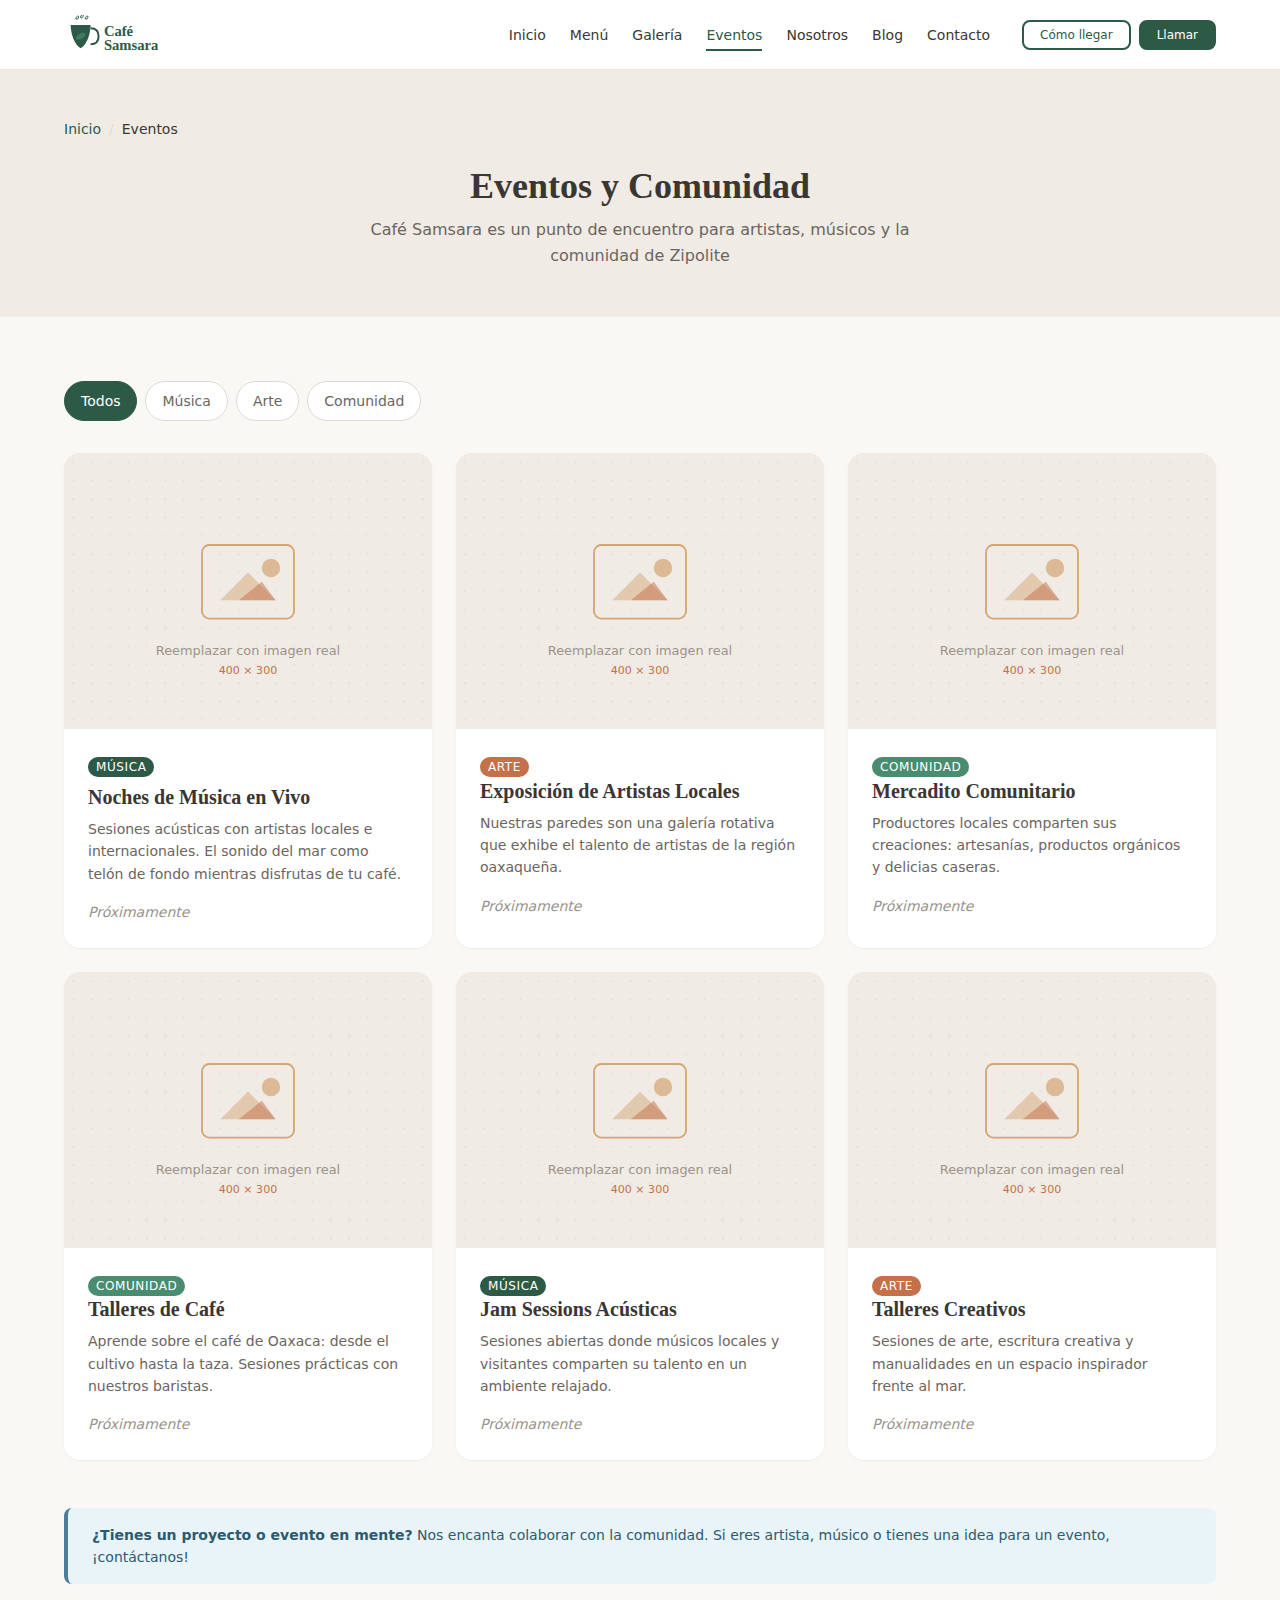
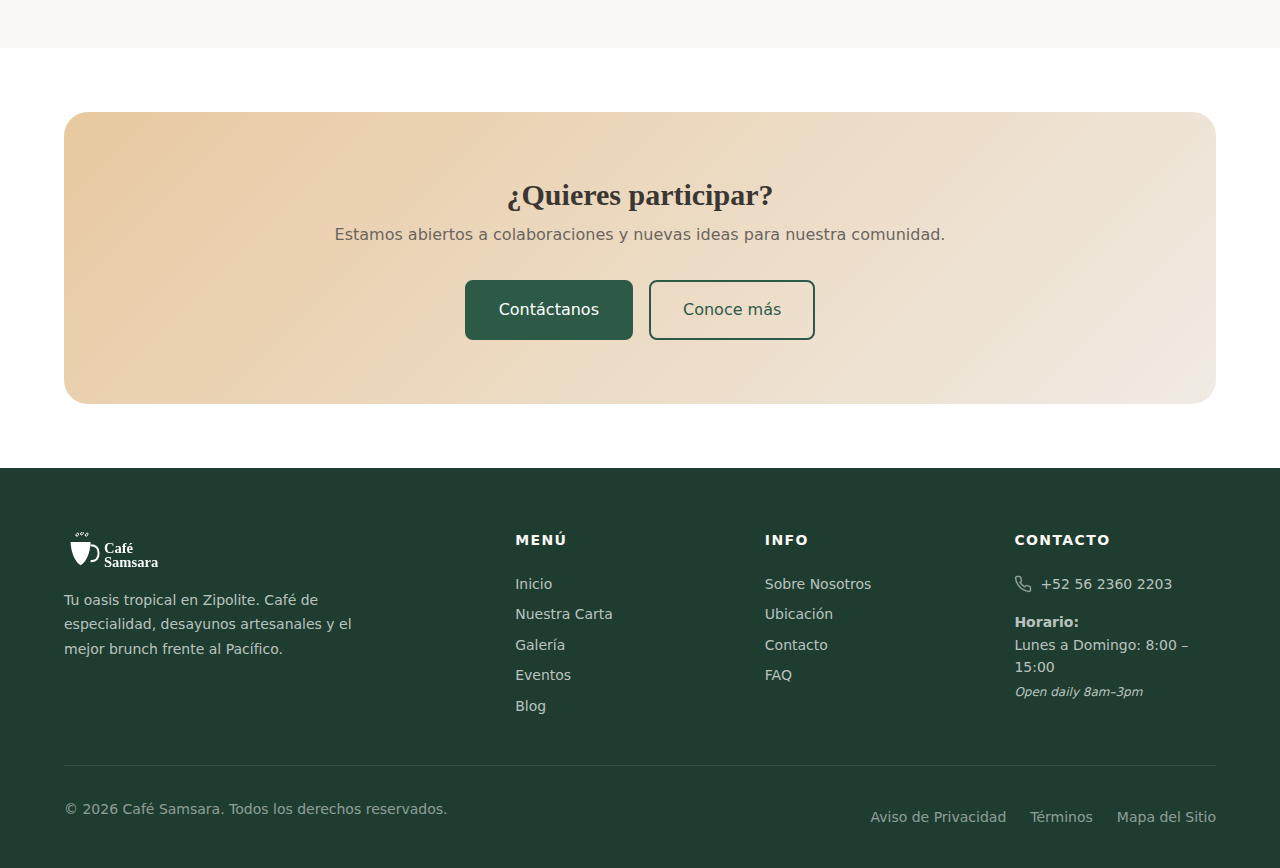
<file: eventos.html>
<!DOCTYPE html>
<html lang="es-MX">
<head>
  <meta charset="UTF-8">
  <meta name="viewport" content="width=device-width, initial-scale=1.0">

  <title>Eventos y Comunidad | Café Samsara - Zipolite, Oaxaca</title>
  <meta name="description" content="Música en vivo, exposiciones de arte y talleres en Café Samsara. Un punto de encuentro para la comunidad de Zipolite.">
  <meta name="robots" content="index, follow">

  <link rel="canonical" href="https://cafesamsara.com.mx/eventos.html">

  <meta property="og:type" content="website">
  <meta property="og:url" content="https://cafesamsara.com.mx/eventos.html">
  <meta property="og:title" content="Eventos y Comunidad | Café Samsara - Zipolite">
  <meta property="og:description" content="Música en vivo, exposiciones de arte y talleres. Un punto de encuentro para la comunidad de Zipolite.">
  <meta property="og:image" content="https://cafesamsara.com.mx/assets/img/og-cover.svg">
  <meta property="og:locale" content="es_MX">

  <meta name="twitter:card" content="summary_large_image">
  <meta name="twitter:title" content="Eventos y Comunidad | Café Samsara - Zipolite">
  <meta name="twitter:description" content="Música en vivo, exposiciones de arte y talleres. Un punto de encuentro para la comunidad de Zipolite.">
  <meta name="twitter:image" content="https://cafesamsara.com.mx/assets/img/og-cover.svg">

  <link rel="icon" type="image/svg+xml" href="favicon.svg">
  <link rel="manifest" href="site.webmanifest">
  <meta name="theme-color" content="#2d5a47">

  <link rel="stylesheet" href="assets/css/styles.css">

  <script type="application/ld+json">
  {
    "@context": "https://schema.org",
    "@type": "BreadcrumbList",
    "itemListElement": [
      {"@type": "ListItem", "position": 1, "name": "Inicio", "item": "https://cafesamsara.com.mx/"},
      {"@type": "ListItem", "position": 2, "name": "Eventos", "item": "https://cafesamsara.com.mx/eventos.html"}
    ]
  }
  </script>
  <!--
  Note: JSON-LD Event schema is intentionally omitted because we don't have confirmed dates.
  Adding Event schema with fake dates could harm SEO and mislead users.
  When real event dates are available, add proper Event schema here.
  -->
</head>
<body>
  <a href="#main-content" class="skip-link">Saltar al contenido principal</a>

  <header class="header">
    <div class="container header__inner">
      <a href="index.html" class="header__logo" aria-label="Café Samsara - Inicio">
        <img src="assets/img/logo.svg" alt="Café Samsara" width="150" height="45" loading="eager">
      </a>
      <button class="nav-toggle" aria-expanded="false" aria-controls="main-nav" aria-label="Abrir menú de navegación">
        <span class="nav-toggle__line"></span>
        <span class="nav-toggle__line"></span>
        <span class="nav-toggle__line"></span>
      </button>
      <nav class="nav" id="main-nav" data-visible="false">
        <ul class="nav__list">
          <li><a href="index.html" class="nav__link">Inicio</a></li>
          <li><a href="menu.html" class="nav__link">Menú</a></li>
          <li><a href="galeria.html" class="nav__link">Galería</a></li>
          <li><a href="eventos.html" class="nav__link nav__link--active">Eventos</a></li>
          <li><a href="sobre-nosotros.html" class="nav__link">Nosotros</a></li>
          <li><a href="blog.html" class="nav__link">Blog</a></li>
          <li><a href="contacto.html" class="nav__link">Contacto</a></li>
        </ul>
        <div class="nav__cta">
          <a href="ubicacion.html" class="btn btn--outline btn--sm">Cómo llegar</a>
          <a href="tel:+525623602203" class="btn btn--primary btn--sm" data-phone>Llamar</a>
        </div>
      </nav>
    </div>
  </header>

  <main id="main-content">
    <section class="page-header">
      <div class="container">
        <nav class="breadcrumb" aria-label="Breadcrumb">
          <a href="index.html">Inicio</a>
          <span class="breadcrumb__separator" aria-hidden="true">/</span>
          <span class="breadcrumb__current" aria-current="page">Eventos</span>
        </nav>
        <h1 class="page-header__title">Eventos y Comunidad</h1>
        <p class="page-header__subtitle">Café Samsara es un punto de encuentro para artistas, músicos y la comunidad de Zipolite</p>
      </div>
    </section>

    <section class="section">
      <div class="container">
        <!-- Event Filters -->
        <div class="events-filter" role="group" aria-label="Filtrar eventos por categoría">
          <button class="events-filter__btn events-filter__btn--active" data-category="all" aria-pressed="true">Todos</button>
          <button class="events-filter__btn" data-category="musica" aria-pressed="false">Música</button>
          <button class="events-filter__btn" data-category="arte" aria-pressed="false">Arte</button>
          <button class="events-filter__btn" data-category="comunidad" aria-pressed="false">Comunidad</button>
        </div>

        <!-- Events Grid -->
        <div class="events-grid">
          <!-- Event 1: Música -->
          <article class="event-card" data-category="musica">
            <div class="event-card__image">
              <img src="assets/img/placeholder-photo.svg" alt="Músico tocando guitarra acústica" width="400" height="225" loading="lazy" decoding="async">
            </div>
            <div class="event-card__content">
              <span class="badge badge--primary event-card__category">Música</span>
              <h2 class="event-card__title">Noches de Música en Vivo</h2>
              <p class="event-card__description">Sesiones acústicas con artistas locales e internacionales. El sonido del mar como telón de fondo mientras disfrutas de tu café.</p>
              <p class="event-card__date">Próximamente</p>
            </div>
          </article>

          <!-- Event 2: Arte -->
          <article class="event-card" data-category="arte">
            <div class="event-card__image">
              <img src="assets/img/placeholder-photo.svg" alt="Exposición de arte en las paredes del café" width="400" height="225" loading="lazy" decoding="async">
            </div>
            <div class="event-card__content">
              <span class="badge" style="background-color: var(--color-secondary); color: white;">Arte</span>
              <h2 class="event-card__title">Exposición de Artistas Locales</h2>
              <p class="event-card__description">Nuestras paredes son una galería rotativa que exhibe el talento de artistas de la región oaxaqueña.</p>
              <p class="event-card__date">Próximamente</p>
            </div>
          </article>

          <!-- Event 3: Comunidad -->
          <article class="event-card" data-category="comunidad">
            <div class="event-card__image">
              <img src="assets/img/placeholder-photo.svg" alt="Mercadito con productos locales" width="400" height="225" loading="lazy" decoding="async">
            </div>
            <div class="event-card__content">
              <span class="badge badge--new">Comunidad</span>
              <h2 class="event-card__title">Mercadito Comunitario</h2>
              <p class="event-card__description">Productores locales comparten sus creaciones: artesanías, productos orgánicos y delicias caseras.</p>
              <p class="event-card__date">Próximamente</p>
            </div>
          </article>

          <!-- Event 4: Comunidad -->
          <article class="event-card" data-category="comunidad">
            <div class="event-card__image">
              <img src="assets/img/placeholder-photo.svg" alt="Taller de preparación de café" width="400" height="225" loading="lazy" decoding="async">
            </div>
            <div class="event-card__content">
              <span class="badge badge--new">Comunidad</span>
              <h2 class="event-card__title">Talleres de Café</h2>
              <p class="event-card__description">Aprende sobre el café de Oaxaca: desde el cultivo hasta la taza. Sesiones prácticas con nuestros baristas.</p>
              <p class="event-card__date">Próximamente</p>
            </div>
          </article>

          <!-- Event 5: Música -->
          <article class="event-card" data-category="musica">
            <div class="event-card__image">
              <img src="assets/img/placeholder-photo.svg" alt="Jam session con varios músicos" width="400" height="225" loading="lazy" decoding="async">
            </div>
            <div class="event-card__content">
              <span class="badge badge--primary">Música</span>
              <h2 class="event-card__title">Jam Sessions Acústicas</h2>
              <p class="event-card__description">Sesiones abiertas donde músicos locales y visitantes comparten su talento en un ambiente relajado.</p>
              <p class="event-card__date">Próximamente</p>
            </div>
          </article>

          <!-- Event 6: Arte -->
          <article class="event-card" data-category="arte">
            <div class="event-card__image">
              <img src="assets/img/placeholder-photo.svg" alt="Taller de pintura al aire libre" width="400" height="225" loading="lazy" decoding="async">
            </div>
            <div class="event-card__content">
              <span class="badge" style="background-color: var(--color-secondary); color: white;">Arte</span>
              <h2 class="event-card__title">Talleres Creativos</h2>
              <p class="event-card__description">Sesiones de arte, escritura creativa y manualidades en un espacio inspirador frente al mar.</p>
              <p class="event-card__date">Próximamente</p>
            </div>
          </article>
        </div>

        <div class="alert alert--info mt-2xl">
          <p><strong>¿Tienes un proyecto o evento en mente?</strong> Nos encanta colaborar con la comunidad. Si eres artista, músico o tienes una idea para un evento, ¡contáctanos!</p>
        </div>
      </div>
    </section>

    <section class="section section--alt">
      <div class="container">
        <div class="cta-section">
          <h2 class="cta-section__title">¿Quieres participar?</h2>
          <p class="cta-section__subtitle">Estamos abiertos a colaboraciones y nuevas ideas para nuestra comunidad.</p>
          <div class="cta-section__buttons mt-lg">
            <a href="contacto.html" class="btn btn--primary btn--lg">Contáctanos</a>
            <a href="sobre-nosotros.html" class="btn btn--outline btn--lg">Conoce más</a>
          </div>
        </div>
      </div>
    </section>
  </main>

  <footer class="footer">
    <div class="container">
      <div class="footer__grid">
        <div class="footer__brand"><a href="index.html" class="footer__logo"><img src="assets/img/logo.svg" alt="Café Samsara" width="120" height="36" loading="lazy" style="filter: brightness(0) invert(1);"></a><p class="footer__description mt-md">Tu oasis tropical en Zipolite. Café de especialidad, desayunos artesanales y el mejor brunch frente al Pacífico.</p></div>
        <div class="footer__section"><h4>Menú</h4><nav class="footer__links"><a href="index.html" class="footer__link">Inicio</a><a href="menu.html" class="footer__link">Nuestra Carta</a><a href="galeria.html" class="footer__link">Galería</a><a href="eventos.html" class="footer__link">Eventos</a><a href="blog.html" class="footer__link">Blog</a></nav></div>
        <div class="footer__section"><h4>Info</h4><nav class="footer__links"><a href="sobre-nosotros.html" class="footer__link">Sobre Nosotros</a><a href="ubicacion.html" class="footer__link">Ubicación</a><a href="contacto.html" class="footer__link">Contacto</a><a href="faq.html" class="footer__link">FAQ</a></nav></div>
        <div class="footer__section"><h4>Contacto</h4><div class="footer__contact-item"><svg viewBox="0 0 24 24" fill="none" stroke="currentColor" stroke-width="2"><path d="M22 16.92v3a2 2 0 0 1-2.18 2 19.79 19.79 0 0 1-8.63-3.07 19.5 19.5 0 0 1-6-6 19.79 19.79 0 0 1-3.07-8.67A2 2 0 0 1 4.11 2h3a2 2 0 0 1 2 1.72c.127.96.361 1.903.7 2.81a2 2 0 0 1-.45 2.11L8.09 9.91a16 16 0 0 0 6 6l1.27-1.27a2 2 0 0 1 2.11-.45c.907.339 1.85.573 2.81.7A2 2 0 0 1 22 16.92z"/></svg><a href="tel:+525623602203" class="footer__link">+52 56 2360 2203</a></div><div class="footer__hours mt-md"><strong>Horario:</strong><br>Lunes a Domingo: 8:00 – 15:00<p class="footer__hours-en">Open daily 8am–3pm</p></div></div>
      </div>
      <div class="footer__bottom"><p>&copy; <span class="current-year">2025</span> Café Samsara. Todos los derechos reservados.</p><nav class="footer__legal"><a href="aviso-de-privacidad.html">Aviso de Privacidad</a><a href="terminos.html">Términos</a><a href="mapa-del-sitio.html">Mapa del Sitio</a></nav></div>
    </div>
  </footer>

  <script src="assets/js/main.js" defer></script>
</body>
</html>
</file>
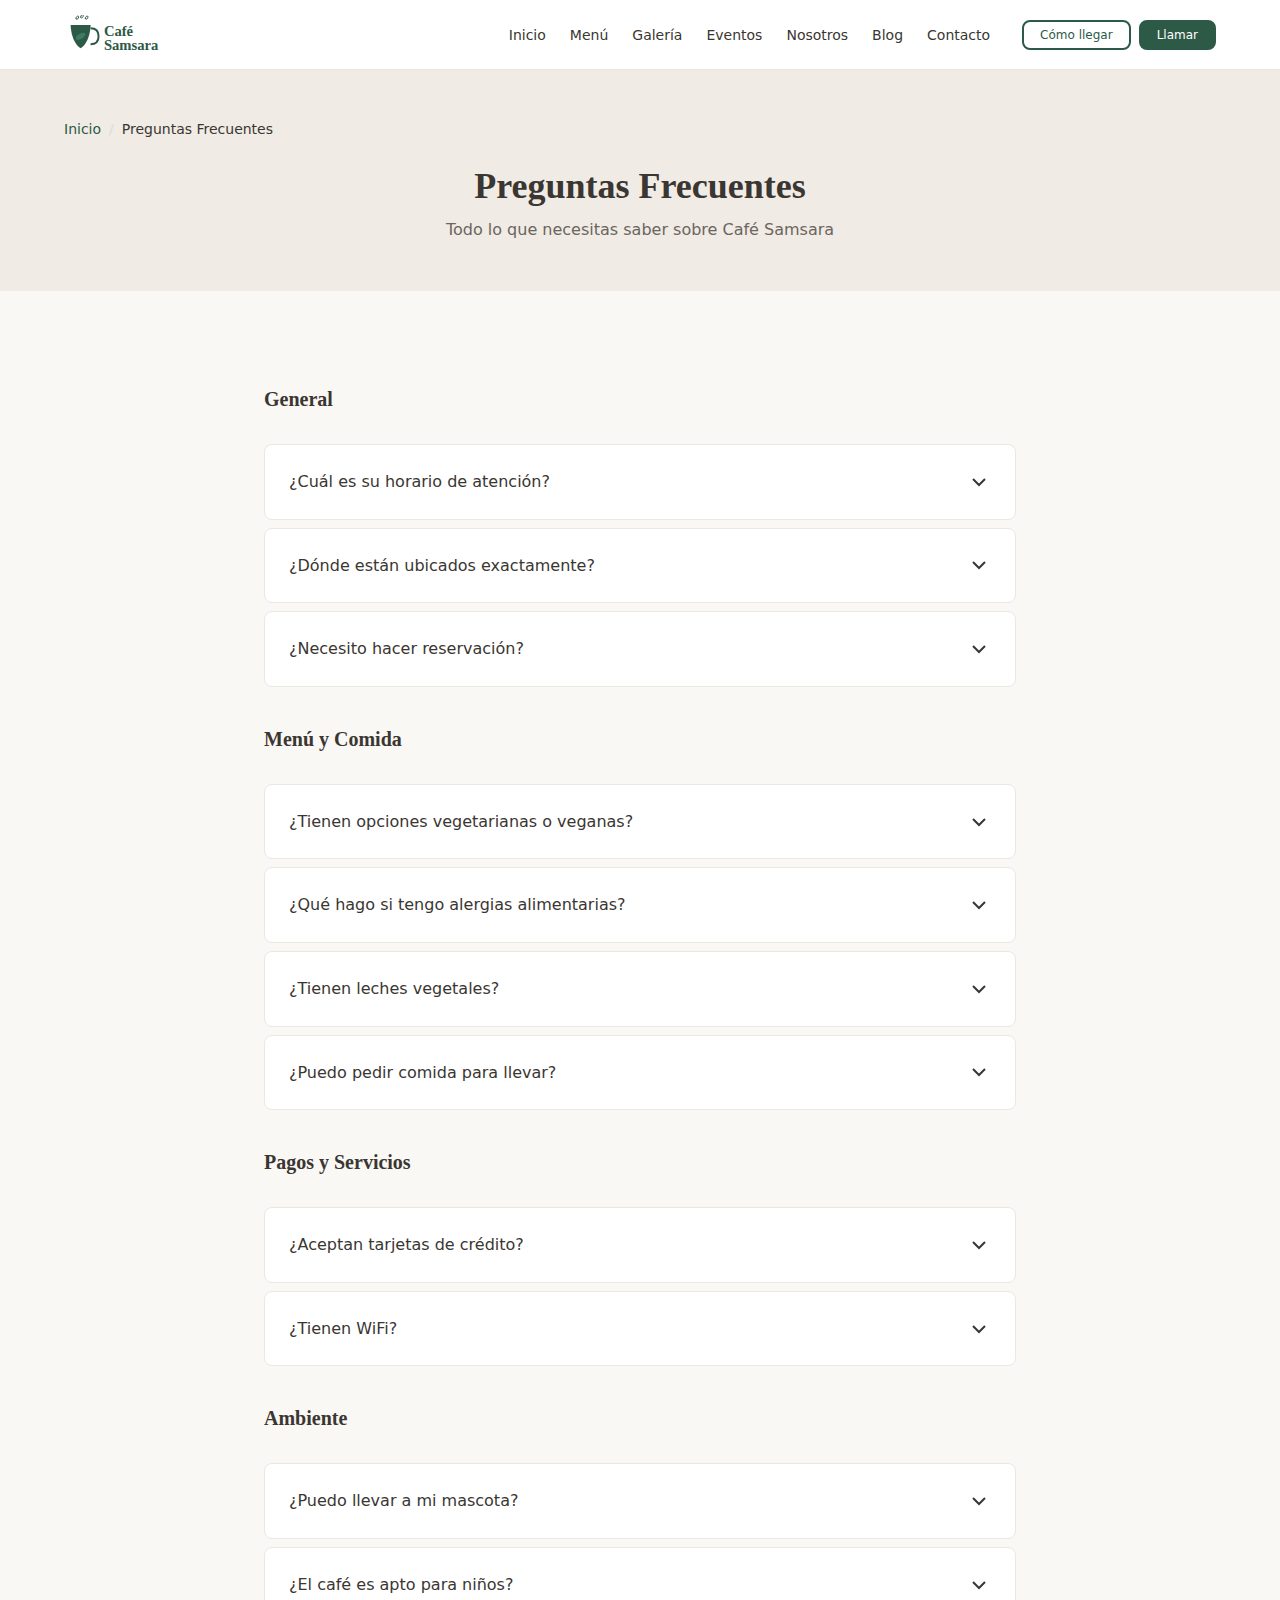
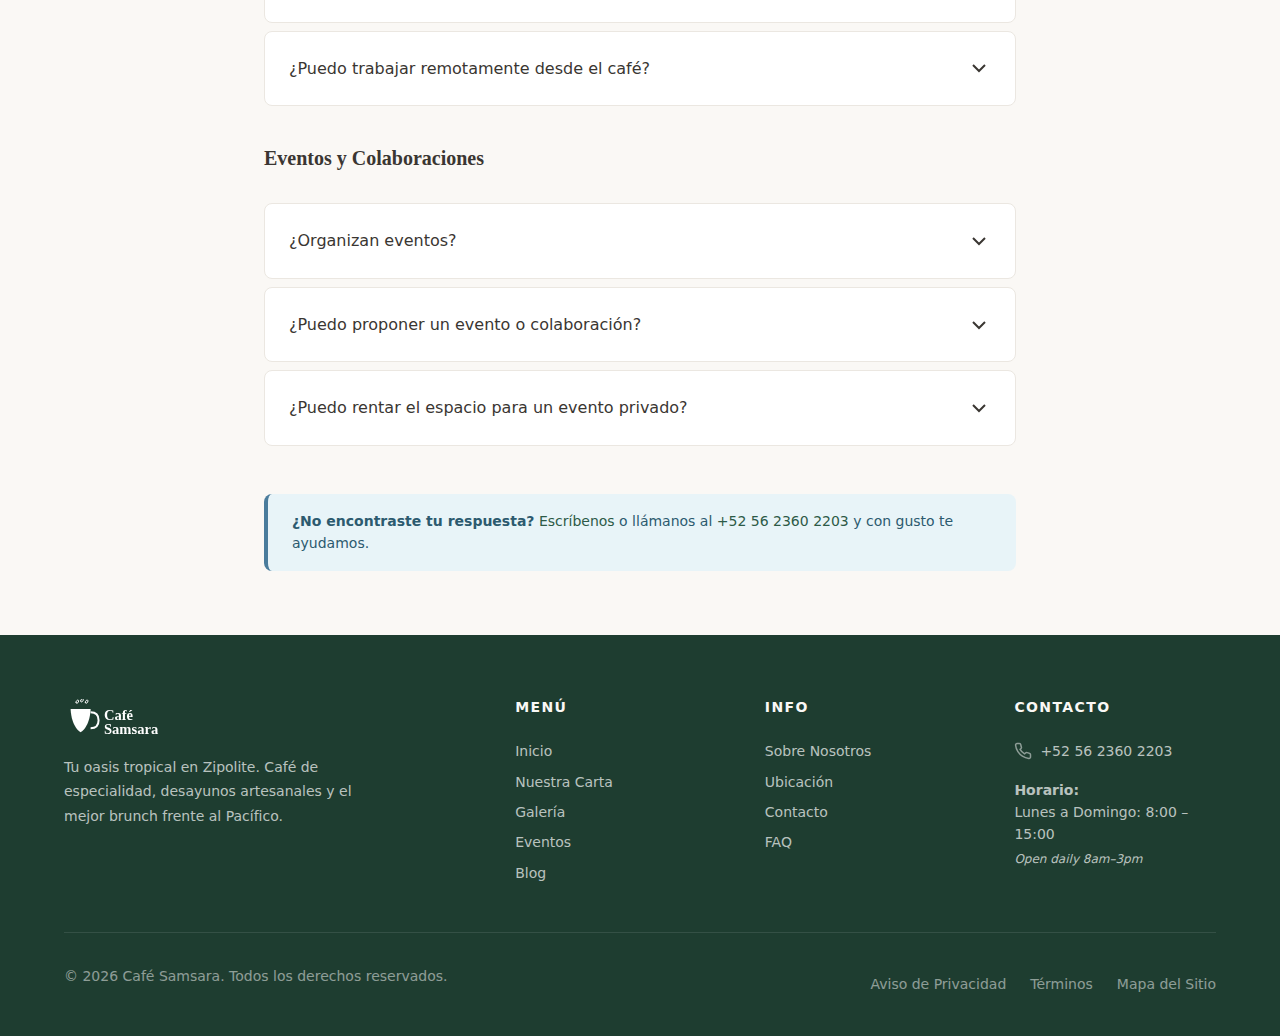
<file: faq.html>
<!DOCTYPE html>
<html lang="es-MX">
<head>
  <meta charset="UTF-8">
  <meta name="viewport" content="width=device-width, initial-scale=1.0">

  <title>Preguntas Frecuentes | Café Samsara - Zipolite</title>
  <meta name="description" content="Respuestas a las preguntas más comunes sobre Café Samsara: horarios, menú, ubicación, opciones vegetarianas, WiFi y más.">
  <meta name="robots" content="index, follow">

  <link rel="canonical" href="https://cafesamsara.com.mx/faq.html">

  <meta property="og:type" content="website">
  <meta property="og:url" content="https://cafesamsara.com.mx/faq.html">
  <meta property="og:title" content="Preguntas Frecuentes | Café Samsara">
  <meta property="og:description" content="Respuestas a las preguntas más comunes sobre Café Samsara en Zipolite.">
  <meta property="og:image" content="https://cafesamsara.com.mx/assets/img/og-cover.svg">
  <meta property="og:locale" content="es_MX">

  <meta name="twitter:card" content="summary_large_image">
  <meta name="twitter:title" content="Preguntas Frecuentes | Café Samsara">
  <meta name="twitter:description" content="Respuestas a las preguntas más comunes sobre Café Samsara.">
  <meta name="twitter:image" content="https://cafesamsara.com.mx/assets/img/og-cover.svg">

  <link rel="icon" type="image/svg+xml" href="favicon.svg">
  <link rel="manifest" href="site.webmanifest">
  <meta name="theme-color" content="#2d5a47">

  <link rel="stylesheet" href="assets/css/styles.css">

  <script type="application/ld+json">
  {
    "@context": "https://schema.org",
    "@type": "FAQPage",
    "mainEntity": [
      {
        "@type": "Question",
        "name": "¿Cuál es su horario de atención?",
        "acceptedAnswer": {
          "@type": "Answer",
          "text": "Estamos abiertos todos los días de 8:00 a 15:00 (8am–3pm)."
        }
      },
      {
        "@type": "Question",
        "name": "¿Dónde están ubicados?",
        "acceptedAnswer": {
          "@type": "Answer",
          "text": "Estamos en Zipolite, Oaxaca, cerca de la calle principal del pueblo y a minutos caminando de la playa."
        }
      },
      {
        "@type": "Question",
        "name": "¿Aceptan tarjetas de crédito?",
        "acceptedAnswer": {
          "@type": "Answer",
          "text": "Sí, aceptamos efectivo y las principales tarjetas de crédito y débito."
        }
      },
      {
        "@type": "Question",
        "name": "¿Tienen opciones vegetarianas?",
        "acceptedAnswer": {
          "@type": "Answer",
          "text": "Sí, contamos con varias opciones vegetarianas. También podemos adaptar algunos platillos para dietas veganas."
        }
      },
      {
        "@type": "Question",
        "name": "¿Tienen WiFi?",
        "acceptedAnswer": {
          "@type": "Answer",
          "text": "Sí, ofrecemos WiFi gratuito para nuestros clientes."
        }
      }
    ]
  }
  </script>
  <script type="application/ld+json">
  {
    "@context": "https://schema.org",
    "@type": "BreadcrumbList",
    "itemListElement": [
      {"@type": "ListItem", "position": 1, "name": "Inicio", "item": "https://cafesamsara.com.mx/"},
      {"@type": "ListItem", "position": 2, "name": "Preguntas Frecuentes", "item": "https://cafesamsara.com.mx/faq.html"}
    ]
  }
  </script>
</head>
<body>
  <a href="#main-content" class="skip-link">Saltar al contenido principal</a>

  <header class="header">
    <div class="container header__inner">
      <a href="index.html" class="header__logo" aria-label="Café Samsara - Inicio">
        <img src="assets/img/logo.svg" alt="Café Samsara" width="150" height="45" loading="eager">
      </a>
      <button class="nav-toggle" aria-expanded="false" aria-controls="main-nav" aria-label="Abrir menú de navegación">
        <span class="nav-toggle__line"></span>
        <span class="nav-toggle__line"></span>
        <span class="nav-toggle__line"></span>
      </button>
      <nav class="nav" id="main-nav" data-visible="false">
        <ul class="nav__list">
          <li><a href="index.html" class="nav__link">Inicio</a></li>
          <li><a href="menu.html" class="nav__link">Menú</a></li>
          <li><a href="galeria.html" class="nav__link">Galería</a></li>
          <li><a href="eventos.html" class="nav__link">Eventos</a></li>
          <li><a href="sobre-nosotros.html" class="nav__link">Nosotros</a></li>
          <li><a href="blog.html" class="nav__link">Blog</a></li>
          <li><a href="contacto.html" class="nav__link">Contacto</a></li>
        </ul>
        <div class="nav__cta">
          <a href="ubicacion.html" class="btn btn--outline btn--sm">Cómo llegar</a>
          <a href="tel:+525623602203" class="btn btn--primary btn--sm" data-phone>Llamar</a>
        </div>
      </nav>
    </div>
  </header>

  <main id="main-content">
    <section class="page-header">
      <div class="container">
        <nav class="breadcrumb" aria-label="Breadcrumb">
          <a href="index.html">Inicio</a>
          <span class="breadcrumb__separator" aria-hidden="true">/</span>
          <span class="breadcrumb__current" aria-current="page">Preguntas Frecuentes</span>
        </nav>
        <h1 class="page-header__title">Preguntas Frecuentes</h1>
        <p class="page-header__subtitle">Todo lo que necesitas saber sobre Café Samsara</p>
      </div>
    </section>

    <section class="section">
      <div class="container container--narrow">
        <div class="accordion">
          <!-- General -->
          <h2 class="mb-lg mt-xl" style="font-size: var(--font-size-xl);">General</h2>

          <div class="accordion-item">
            <button class="accordion-trigger" aria-expanded="false" aria-controls="faq-1">
              <span>¿Cuál es su horario de atención?</span>
              <svg class="accordion-trigger__icon" viewBox="0 0 24 24" fill="none" stroke="currentColor" stroke-width="2"><polyline points="6 9 12 15 18 9"/></svg>
            </button>
            <div id="faq-1" class="accordion-content" data-visible="false">
              <p>Estamos abiertos todos los días de 8:00 a 15:00. <em>Open daily 8am–3pm.</em></p>
            </div>
          </div>

          <div class="accordion-item">
            <button class="accordion-trigger" aria-expanded="false" aria-controls="faq-2">
              <span>¿Dónde están ubicados exactamente?</span>
              <svg class="accordion-trigger__icon" viewBox="0 0 24 24" fill="none" stroke="currentColor" stroke-width="2"><polyline points="6 9 12 15 18 9"/></svg>
            </button>
            <div id="faq-2" class="accordion-content" data-visible="false">
              <p>Estamos en Zipolite, Oaxaca, cerca de la calle principal del pueblo y a pocos minutos caminando de la playa. Consulta nuestra <a href="ubicacion.html">página de ubicación</a> para más detalles y mapa.</p>
            </div>
          </div>

          <div class="accordion-item">
            <button class="accordion-trigger" aria-expanded="false" aria-controls="faq-3">
              <span>¿Necesito hacer reservación?</span>
              <svg class="accordion-trigger__icon" viewBox="0 0 24 24" fill="none" stroke="currentColor" stroke-width="2"><polyline points="6 9 12 15 18 9"/></svg>
            </button>
            <div id="faq-3" class="accordion-content" data-visible="false">
              <p>No es necesario para visitas individuales o parejas. Para grupos grandes (más de 6 personas), te recomendamos contactarnos con anticipación para asegurar disponibilidad.</p>
            </div>
          </div>

          <!-- Menú y Comida -->
          <h2 class="mb-lg mt-xl" style="font-size: var(--font-size-xl);">Menú y Comida</h2>

          <div class="accordion-item">
            <button class="accordion-trigger" aria-expanded="false" aria-controls="faq-4">
              <span>¿Tienen opciones vegetarianas o veganas?</span>
              <svg class="accordion-trigger__icon" viewBox="0 0 24 24" fill="none" stroke="currentColor" stroke-width="2"><polyline points="6 9 12 15 18 9"/></svg>
            </button>
            <div id="faq-4" class="accordion-content" data-visible="false">
              <p>¡Sí! Tenemos varias opciones vegetarianas en nuestro menú. También podemos adaptar algunos platillos para dietas veganas — solo avísanos al ordenar y con gusto te ayudamos.</p>
            </div>
          </div>

          <div class="accordion-item">
            <button class="accordion-trigger" aria-expanded="false" aria-controls="faq-5">
              <span>¿Qué hago si tengo alergias alimentarias?</span>
              <svg class="accordion-trigger__icon" viewBox="0 0 24 24" fill="none" stroke="currentColor" stroke-width="2"><polyline points="6 9 12 15 18 9"/></svg>
            </button>
            <div id="faq-5" class="accordion-content" data-visible="false">
              <p>Por favor infórmanos sobre cualquier alergia al momento de ordenar. Haremos lo posible por acomodar tus necesidades, aunque no podemos garantizar que no haya trazas de alérgenos en nuestra cocina.</p>
            </div>
          </div>

          <div class="accordion-item">
            <button class="accordion-trigger" aria-expanded="false" aria-controls="faq-6">
              <span>¿Tienen leches vegetales?</span>
              <svg class="accordion-trigger__icon" viewBox="0 0 24 24" fill="none" stroke="currentColor" stroke-width="2"><polyline points="6 9 12 15 18 9"/></svg>
            </button>
            <div id="faq-6" class="accordion-content" data-visible="false">
              <p>Sí, ofrecemos opciones de leche de almendra, avena y coco con un pequeño cargo adicional.</p>
            </div>
          </div>

          <div class="accordion-item">
            <button class="accordion-trigger" aria-expanded="false" aria-controls="faq-7">
              <span>¿Puedo pedir comida para llevar?</span>
              <svg class="accordion-trigger__icon" viewBox="0 0 24 24" fill="none" stroke="currentColor" stroke-width="2"><polyline points="6 9 12 15 18 9"/></svg>
            </button>
            <div id="faq-7" class="accordion-content" data-visible="false">
              <p>¡Claro! Puedes ordenar cualquier cosa de nuestro menú para llevar. Usamos empaques eco-friendly siempre que es posible.</p>
            </div>
          </div>

          <!-- Pagos y Servicios -->
          <h2 class="mb-lg mt-xl" style="font-size: var(--font-size-xl);">Pagos y Servicios</h2>

          <div class="accordion-item">
            <button class="accordion-trigger" aria-expanded="false" aria-controls="faq-8">
              <span>¿Aceptan tarjetas de crédito?</span>
              <svg class="accordion-trigger__icon" viewBox="0 0 24 24" fill="none" stroke="currentColor" stroke-width="2"><polyline points="6 9 12 15 18 9"/></svg>
            </button>
            <div id="faq-8" class="accordion-content" data-visible="false">
              <p>Sí, aceptamos efectivo (pesos mexicanos) y las principales tarjetas de crédito y débito (Visa, Mastercard, American Express).</p>
            </div>
          </div>

          <div class="accordion-item">
            <button class="accordion-trigger" aria-expanded="false" aria-controls="faq-9">
              <span>¿Tienen WiFi?</span>
              <svg class="accordion-trigger__icon" viewBox="0 0 24 24" fill="none" stroke="currentColor" stroke-width="2"><polyline points="6 9 12 15 18 9"/></svg>
            </button>
            <div id="faq-9" class="accordion-content" data-visible="false">
              <p>Sí, ofrecemos WiFi gratuito para nuestros clientes. Pide la contraseña a nuestro personal.</p>
            </div>
          </div>

          <!-- Ambiente -->
          <h2 class="mb-lg mt-xl" style="font-size: var(--font-size-xl);">Ambiente</h2>

          <div class="accordion-item">
            <button class="accordion-trigger" aria-expanded="false" aria-controls="faq-10">
              <span>¿Puedo llevar a mi mascota?</span>
              <svg class="accordion-trigger__icon" viewBox="0 0 24 24" fill="none" stroke="currentColor" stroke-width="2"><polyline points="6 9 12 15 18 9"/></svg>
            </button>
            <div id="faq-10" class="accordion-content" data-visible="false">
              <p>¡Las mascotas son bienvenidas en nuestra área exterior! Solo te pedimos que las mantengas con correa y te asegures de que estén cómodas y no molesten a otros clientes.</p>
            </div>
          </div>

          <div class="accordion-item">
            <button class="accordion-trigger" aria-expanded="false" aria-controls="faq-11">
              <span>¿El café es apto para niños?</span>
              <svg class="accordion-trigger__icon" viewBox="0 0 24 24" fill="none" stroke="currentColor" stroke-width="2"><polyline points="6 9 12 15 18 9"/></svg>
            </button>
            <div id="faq-11" class="accordion-content" data-visible="false">
              <p>¡Absolutamente! Los niños son bienvenidos. Tenemos opciones en el menú que les gustarán, como hotcakes, jugos frescos y pastelería.</p>
            </div>
          </div>

          <div class="accordion-item">
            <button class="accordion-trigger" aria-expanded="false" aria-controls="faq-12">
              <span>¿Puedo trabajar remotamente desde el café?</span>
              <svg class="accordion-trigger__icon" viewBox="0 0 24 24" fill="none" stroke="currentColor" stroke-width="2"><polyline points="6 9 12 15 18 9"/></svg>
            </button>
            <div id="faq-12" class="accordion-content" data-visible="false">
              <p>Sí, nuestro ambiente tranquilo y el WiFi gratuito hacen de Café Samsara un buen lugar para trabajar. Solo te pedimos que seas considerado con otros clientes durante las horas pico.</p>
            </div>
          </div>

          <!-- Eventos -->
          <h2 class="mb-lg mt-xl" style="font-size: var(--font-size-xl);">Eventos y Colaboraciones</h2>

          <div class="accordion-item">
            <button class="accordion-trigger" aria-expanded="false" aria-controls="faq-13">
              <span>¿Organizan eventos?</span>
              <svg class="accordion-trigger__icon" viewBox="0 0 24 24" fill="none" stroke="currentColor" stroke-width="2"><polyline points="6 9 12 15 18 9"/></svg>
            </button>
            <div id="faq-13" class="accordion-content" data-visible="false">
              <p>Sí, ocasionalmente organizamos noches de música en vivo, exposiciones de arte y talleres. Visita nuestra <a href="eventos.html">página de eventos</a> para ver lo próximo.</p>
            </div>
          </div>

          <div class="accordion-item">
            <button class="accordion-trigger" aria-expanded="false" aria-controls="faq-14">
              <span>¿Puedo proponer un evento o colaboración?</span>
              <svg class="accordion-trigger__icon" viewBox="0 0 24 24" fill="none" stroke="currentColor" stroke-width="2"><polyline points="6 9 12 15 18 9"/></svg>
            </button>
            <div id="faq-14" class="accordion-content" data-visible="false">
              <p>¡Nos encanta escuchar propuestas! Si eres músico, artista o tienes una idea para colaborar, <a href="contacto.html">contáctanos</a> con tu propuesta.</p>
            </div>
          </div>

          <div class="accordion-item">
            <button class="accordion-trigger" aria-expanded="false" aria-controls="faq-15">
              <span>¿Puedo rentar el espacio para un evento privado?</span>
              <svg class="accordion-trigger__icon" viewBox="0 0 24 24" fill="none" stroke="currentColor" stroke-width="2"><polyline points="6 9 12 15 18 9"/></svg>
            </button>
            <div id="faq-15" class="accordion-content" data-visible="false">
              <p>Dependiendo del tipo de evento y la disponibilidad, podemos considerar eventos privados. Contáctanos con los detalles de tu propuesta y lo platicamos.</p>
            </div>
          </div>
        </div>

        <div class="alert alert--info mt-2xl">
          <p><strong>¿No encontraste tu respuesta?</strong> <a href="contacto.html">Escríbenos</a> o llámanos al <a href="tel:+525623602203">+52 56 2360 2203</a> y con gusto te ayudamos.</p>
        </div>
      </div>
    </section>
  </main>

  <footer class="footer">
    <div class="container">
      <div class="footer__grid">
        <div class="footer__brand"><a href="index.html" class="footer__logo"><img src="assets/img/logo.svg" alt="Café Samsara" width="120" height="36" loading="lazy" style="filter: brightness(0) invert(1);"></a><p class="footer__description mt-md">Tu oasis tropical en Zipolite. Café de especialidad, desayunos artesanales y el mejor brunch frente al Pacífico.</p></div>
        <div class="footer__section"><h4>Menú</h4><nav class="footer__links"><a href="index.html" class="footer__link">Inicio</a><a href="menu.html" class="footer__link">Nuestra Carta</a><a href="galeria.html" class="footer__link">Galería</a><a href="eventos.html" class="footer__link">Eventos</a><a href="blog.html" class="footer__link">Blog</a></nav></div>
        <div class="footer__section"><h4>Info</h4><nav class="footer__links"><a href="sobre-nosotros.html" class="footer__link">Sobre Nosotros</a><a href="ubicacion.html" class="footer__link">Ubicación</a><a href="contacto.html" class="footer__link">Contacto</a><a href="faq.html" class="footer__link">FAQ</a></nav></div>
        <div class="footer__section"><h4>Contacto</h4><div class="footer__contact-item"><svg viewBox="0 0 24 24" fill="none" stroke="currentColor" stroke-width="2"><path d="M22 16.92v3a2 2 0 0 1-2.18 2 19.79 19.79 0 0 1-8.63-3.07 19.5 19.5 0 0 1-6-6 19.79 19.79 0 0 1-3.07-8.67A2 2 0 0 1 4.11 2h3a2 2 0 0 1 2 1.72c.127.96.361 1.903.7 2.81a2 2 0 0 1-.45 2.11L8.09 9.91a16 16 0 0 0 6 6l1.27-1.27a2 2 0 0 1 2.11-.45c.907.339 1.85.573 2.81.7A2 2 0 0 1 22 16.92z"/></svg><a href="tel:+525623602203" class="footer__link">+52 56 2360 2203</a></div><div class="footer__hours mt-md"><strong>Horario:</strong><br>Lunes a Domingo: 8:00 – 15:00<p class="footer__hours-en">Open daily 8am–3pm</p></div></div>
      </div>
      <div class="footer__bottom"><p>&copy; <span class="current-year">2025</span> Café Samsara. Todos los derechos reservados.</p><nav class="footer__legal"><a href="aviso-de-privacidad.html">Aviso de Privacidad</a><a href="terminos.html">Términos</a><a href="mapa-del-sitio.html">Mapa del Sitio</a></nav></div>
    </div>
  </footer>

  <script src="assets/js/main.js" defer></script>
</body>
</html>
</file>
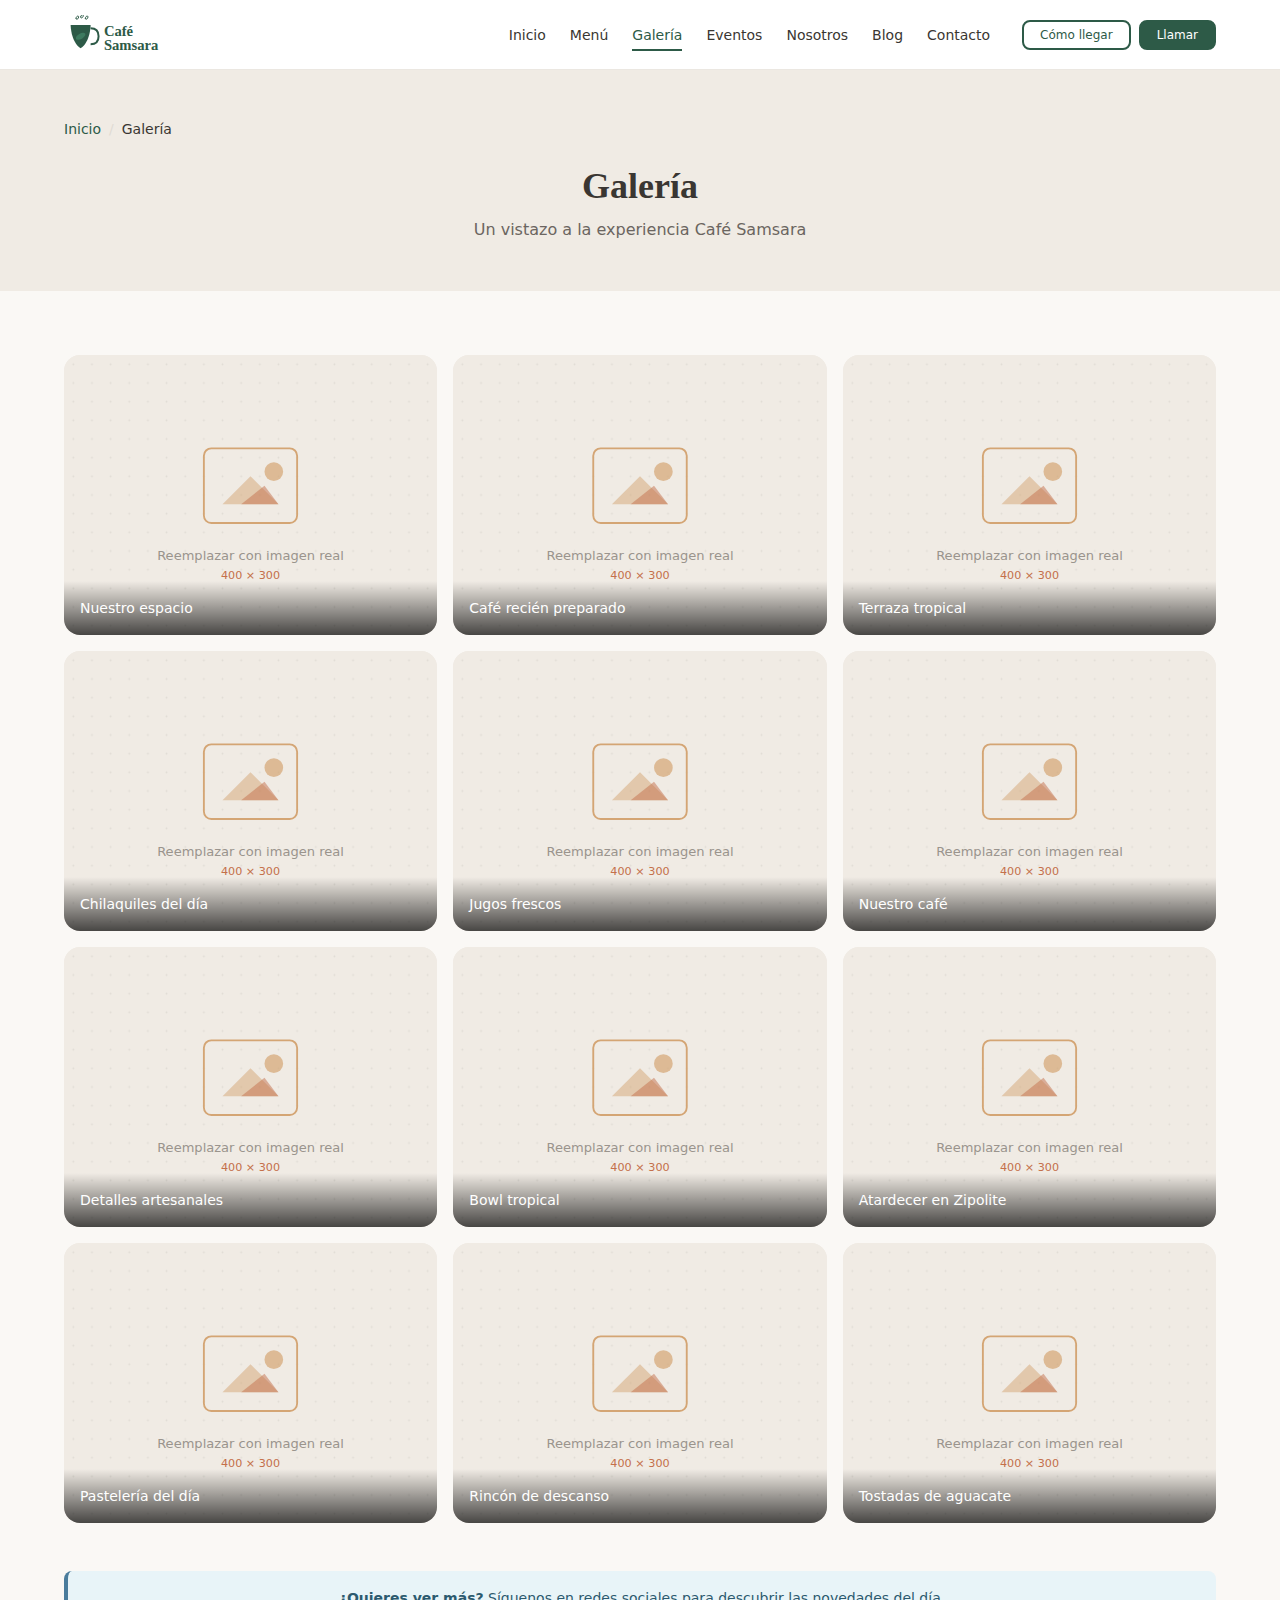
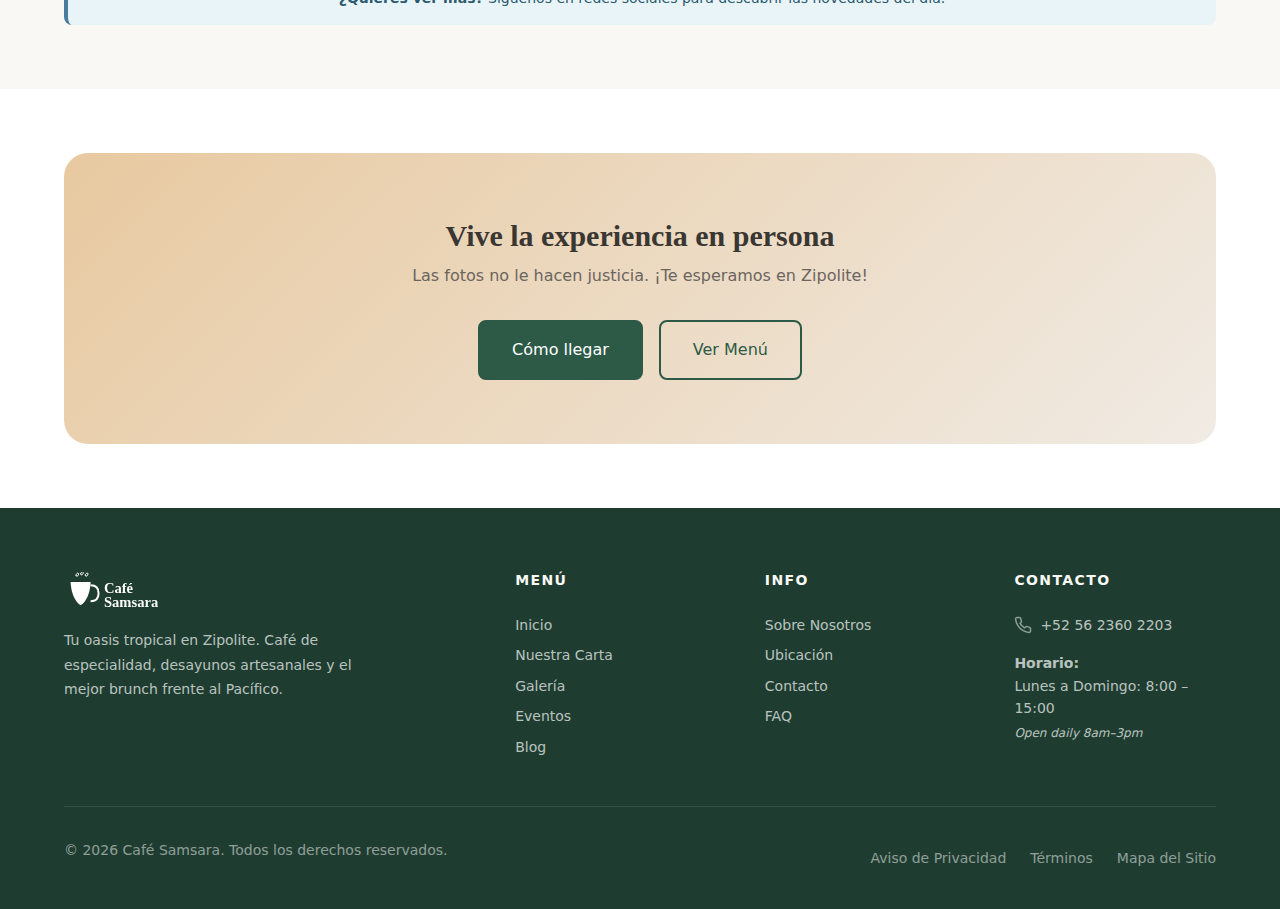
<file: galeria.html>
<!DOCTYPE html>
<html lang="es-MX">
<head>
  <meta charset="UTF-8">
  <meta name="viewport" content="width=device-width, initial-scale=1.0">

  <title>Galería | Café Samsara - Fotos de Zipolite, Oaxaca</title>
  <meta name="description" content="Descubre el ambiente único de Café Samsara en Zipolite. Fotos de nuestro espacio, platillos, café y la experiencia tropical que te espera.">
  <meta name="robots" content="index, follow">

  <link rel="canonical" href="https://cafesamsara.com.mx/galeria.html">

  <meta property="og:type" content="website">
  <meta property="og:url" content="https://cafesamsara.com.mx/galeria.html">
  <meta property="og:title" content="Galería | Café Samsara - Fotos de Zipolite, Oaxaca">
  <meta property="og:description" content="Descubre el ambiente único de Café Samsara en Zipolite a través de nuestra galería de fotos.">
  <meta property="og:image" content="https://cafesamsara.com.mx/assets/img/og-cover.svg">
  <meta property="og:locale" content="es_MX">

  <meta name="twitter:card" content="summary_large_image">
  <meta name="twitter:title" content="Galería | Café Samsara - Zipolite, Oaxaca">
  <meta name="twitter:description" content="Descubre el ambiente único de Café Samsara en Zipolite a través de nuestra galería de fotos.">
  <meta name="twitter:image" content="https://cafesamsara.com.mx/assets/img/og-cover.svg">

  <link rel="icon" type="image/svg+xml" href="favicon.svg">
  <link rel="manifest" href="site.webmanifest">
  <meta name="theme-color" content="#2d5a47">

  <link rel="stylesheet" href="assets/css/styles.css">

  <script type="application/ld+json">
  {
    "@context": "https://schema.org",
    "@type": "BreadcrumbList",
    "itemListElement": [
      {"@type": "ListItem", "position": 1, "name": "Inicio", "item": "https://cafesamsara.com.mx/"},
      {"@type": "ListItem", "position": 2, "name": "Galería", "item": "https://cafesamsara.com.mx/galeria.html"}
    ]
  }
  </script>
</head>
<body>
  <a href="#main-content" class="skip-link">Saltar al contenido principal</a>

  <header class="header">
    <div class="container header__inner">
      <a href="index.html" class="header__logo" aria-label="Café Samsara - Inicio">
        <img src="assets/img/logo.svg" alt="Café Samsara" width="150" height="45" loading="eager">
      </a>
      <button class="nav-toggle" aria-expanded="false" aria-controls="main-nav" aria-label="Abrir menú de navegación">
        <span class="nav-toggle__line"></span>
        <span class="nav-toggle__line"></span>
        <span class="nav-toggle__line"></span>
      </button>
      <nav class="nav" id="main-nav" data-visible="false">
        <ul class="nav__list">
          <li><a href="index.html" class="nav__link">Inicio</a></li>
          <li><a href="menu.html" class="nav__link">Menú</a></li>
          <li><a href="galeria.html" class="nav__link nav__link--active">Galería</a></li>
          <li><a href="eventos.html" class="nav__link">Eventos</a></li>
          <li><a href="sobre-nosotros.html" class="nav__link">Nosotros</a></li>
          <li><a href="blog.html" class="nav__link">Blog</a></li>
          <li><a href="contacto.html" class="nav__link">Contacto</a></li>
        </ul>
        <div class="nav__cta">
          <a href="ubicacion.html" class="btn btn--outline btn--sm">Cómo llegar</a>
          <a href="tel:+525623602203" class="btn btn--primary btn--sm" data-phone>Llamar</a>
        </div>
      </nav>
    </div>
  </header>

  <main id="main-content">
    <section class="page-header">
      <div class="container">
        <nav class="breadcrumb" aria-label="Breadcrumb">
          <a href="index.html">Inicio</a>
          <span class="breadcrumb__separator" aria-hidden="true">/</span>
          <span class="breadcrumb__current" aria-current="page">Galería</span>
        </nav>
        <h1 class="page-header__title">Galería</h1>
        <p class="page-header__subtitle">Un vistazo a la experiencia Café Samsara</p>
      </div>
    </section>

    <section class="section">
      <div class="container">
        <div class="gallery-grid">
          <!-- Gallery Item 1 -->
          <figure class="gallery-item">
            <!-- Placeholder: Replace with actual photo -->
            <img src="assets/img/placeholder-photo.svg" alt="Interior acogedor de Café Samsara con mesas de madera y plantas tropicales" width="400" height="300" loading="lazy" decoding="async">
            <figcaption class="gallery-item__caption">Nuestro espacio</figcaption>
          </figure>

          <!-- Gallery Item 2 -->
          <figure class="gallery-item">
            <img src="assets/img/placeholder-photo.svg" alt="Taza de café latte con arte en espuma servida en mesa de madera" width="400" height="300" loading="lazy" decoding="async">
            <figcaption class="gallery-item__caption">Café recién preparado</figcaption>
          </figure>

          <!-- Gallery Item 3 -->
          <figure class="gallery-item">
            <img src="assets/img/placeholder-photo.svg" alt="Vista de la terraza con vegetación tropical al fondo" width="400" height="300" loading="lazy" decoding="async">
            <figcaption class="gallery-item__caption">Terraza tropical</figcaption>
          </figure>

          <!-- Gallery Item 4 -->
          <figure class="gallery-item">
            <img src="assets/img/placeholder-photo.svg" alt="Plato de chilaquiles verdes con crema, queso y aguacate" width="400" height="300" loading="lazy" decoding="async">
            <figcaption class="gallery-item__caption">Chilaquiles del día</figcaption>
          </figure>

          <!-- Gallery Item 5 -->
          <figure class="gallery-item">
            <img src="assets/img/placeholder-photo.svg" alt="Jugos frescos de frutas tropicales en vasos de cristal" width="400" height="300" loading="lazy" decoding="async">
            <figcaption class="gallery-item__caption">Jugos frescos</figcaption>
          </figure>

          <!-- Gallery Item 6 -->
          <figure class="gallery-item">
            <img src="assets/img/placeholder-photo.svg" alt="Barista preparando café espresso en máquina profesional" width="400" height="300" loading="lazy" decoding="async">
            <figcaption class="gallery-item__caption">Nuestro café</figcaption>
          </figure>

          <!-- Gallery Item 7 -->
          <figure class="gallery-item">
            <img src="assets/img/placeholder-photo.svg" alt="Detalle de decoración con plantas y objetos artesanales" width="400" height="300" loading="lazy" decoding="async">
            <figcaption class="gallery-item__caption">Detalles artesanales</figcaption>
          </figure>

          <!-- Gallery Item 8 -->
          <figure class="gallery-item">
            <img src="assets/img/placeholder-photo.svg" alt="Bowl de frutas tropicales con granola y miel" width="400" height="300" loading="lazy" decoding="async">
            <figcaption class="gallery-item__caption">Bowl tropical</figcaption>
          </figure>

          <!-- Gallery Item 9 -->
          <figure class="gallery-item">
            <img src="assets/img/placeholder-photo.svg" alt="Atardecer visto desde las cercanías del café" width="400" height="300" loading="lazy" decoding="async">
            <figcaption class="gallery-item__caption">Atardecer en Zipolite</figcaption>
          </figure>

          <!-- Gallery Item 10 -->
          <figure class="gallery-item">
            <img src="assets/img/placeholder-photo.svg" alt="Pastelería fresca del día: muffins y pan de plátano" width="400" height="300" loading="lazy" decoding="async">
            <figcaption class="gallery-item__caption">Pastelería del día</figcaption>
          </figure>

          <!-- Gallery Item 11 -->
          <figure class="gallery-item">
            <img src="assets/img/placeholder-photo.svg" alt="Rincón de lectura con libros y cojines" width="400" height="300" loading="lazy" decoding="async">
            <figcaption class="gallery-item__caption">Rincón de descanso</figcaption>
          </figure>

          <!-- Gallery Item 12 -->
          <figure class="gallery-item">
            <img src="assets/img/placeholder-photo.svg" alt="Tostadas de aguacate con huevo pochado" width="400" height="300" loading="lazy" decoding="async">
            <figcaption class="gallery-item__caption">Tostadas de aguacate</figcaption>
          </figure>
        </div>

        <div class="alert alert--info mt-2xl text-center">
          <p><strong>¿Quieres ver más?</strong> Síguenos en redes sociales para descubrir las novedades del día.</p>
        </div>
      </div>
    </section>

    <section class="section section--alt">
      <div class="container">
        <div class="cta-section">
          <h2 class="cta-section__title">Vive la experiencia en persona</h2>
          <p class="cta-section__subtitle">Las fotos no le hacen justicia. ¡Te esperamos en Zipolite!</p>
          <div class="cta-section__buttons mt-lg">
            <a href="ubicacion.html" class="btn btn--primary btn--lg">Cómo llegar</a>
            <a href="menu.html" class="btn btn--outline btn--lg">Ver Menú</a>
          </div>
        </div>
      </div>
    </section>
  </main>

  <footer class="footer">
    <div class="container">
      <div class="footer__grid">
        <div class="footer__brand">
          <a href="index.html" class="footer__logo"><img src="assets/img/logo.svg" alt="Café Samsara" width="120" height="36" loading="lazy" style="filter: brightness(0) invert(1);"></a>
          <p class="footer__description mt-md">Tu oasis tropical en Zipolite. Café de especialidad, desayunos artesanales y el mejor brunch frente al Pacífico.</p>
        </div>
        <div class="footer__section"><h4>Menú</h4><nav class="footer__links"><a href="index.html" class="footer__link">Inicio</a><a href="menu.html" class="footer__link">Nuestra Carta</a><a href="galeria.html" class="footer__link">Galería</a><a href="eventos.html" class="footer__link">Eventos</a><a href="blog.html" class="footer__link">Blog</a></nav></div>
        <div class="footer__section"><h4>Info</h4><nav class="footer__links"><a href="sobre-nosotros.html" class="footer__link">Sobre Nosotros</a><a href="ubicacion.html" class="footer__link">Ubicación</a><a href="contacto.html" class="footer__link">Contacto</a><a href="faq.html" class="footer__link">FAQ</a></nav></div>
        <div class="footer__section"><h4>Contacto</h4><div class="footer__contact-item"><svg viewBox="0 0 24 24" fill="none" stroke="currentColor" stroke-width="2"><path d="M22 16.92v3a2 2 0 0 1-2.18 2 19.79 19.79 0 0 1-8.63-3.07 19.5 19.5 0 0 1-6-6 19.79 19.79 0 0 1-3.07-8.67A2 2 0 0 1 4.11 2h3a2 2 0 0 1 2 1.72c.127.96.361 1.903.7 2.81a2 2 0 0 1-.45 2.11L8.09 9.91a16 16 0 0 0 6 6l1.27-1.27a2 2 0 0 1 2.11-.45c.907.339 1.85.573 2.81.7A2 2 0 0 1 22 16.92z"/></svg><a href="tel:+525623602203" class="footer__link">+52 56 2360 2203</a></div><div class="footer__hours mt-md"><strong>Horario:</strong><br>Lunes a Domingo: 8:00 – 15:00<p class="footer__hours-en">Open daily 8am–3pm</p></div></div>
      </div>
      <div class="footer__bottom"><p>&copy; <span class="current-year">2025</span> Café Samsara. Todos los derechos reservados.</p><nav class="footer__legal"><a href="aviso-de-privacidad.html">Aviso de Privacidad</a><a href="terminos.html">Términos</a><a href="mapa-del-sitio.html">Mapa del Sitio</a></nav></div>
    </div>
  </footer>

  <script src="assets/js/main.js" defer></script>
</body>
</html>
</file>
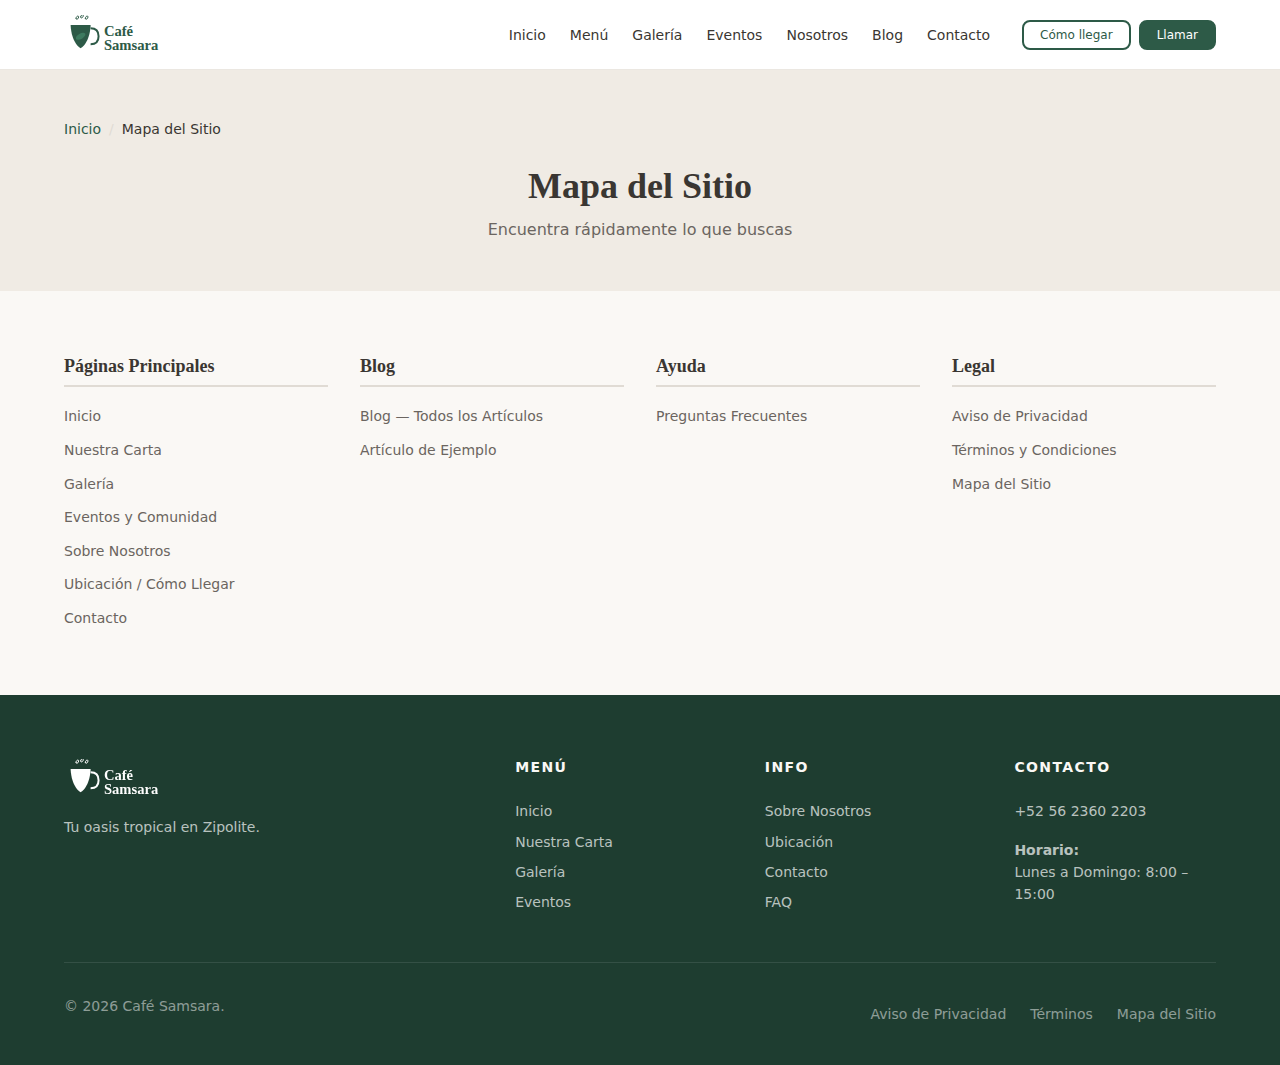
<file: mapa-del-sitio.html>
<!DOCTYPE html>
<html lang="es-MX">
<head>
  <meta charset="UTF-8">
  <meta name="viewport" content="width=device-width, initial-scale=1.0">

  <title>Mapa del Sitio | Café Samsara</title>
  <meta name="description" content="Navega por todas las páginas de Café Samsara. Encuentra fácilmente información sobre menú, ubicación, eventos y más.">
  <meta name="robots" content="index, follow">

  <link rel="canonical" href="https://cafesamsara.com.mx/mapa-del-sitio.html">

  <meta property="og:type" content="website">
  <meta property="og:url" content="https://cafesamsara.com.mx/mapa-del-sitio.html">
  <meta property="og:title" content="Mapa del Sitio | Café Samsara">
  <meta property="og:description" content="Navega por todas las páginas de Café Samsara.">
  <meta property="og:image" content="https://cafesamsara.com.mx/assets/img/og-cover.svg">

  <link rel="icon" type="image/svg+xml" href="favicon.svg">
  <link rel="manifest" href="site.webmanifest">
  <meta name="theme-color" content="#2d5a47">

  <link rel="stylesheet" href="assets/css/styles.css">
</head>
<body>
  <a href="#main-content" class="skip-link">Saltar al contenido principal</a>

  <header class="header">
    <div class="container header__inner">
      <a href="index.html" class="header__logo" aria-label="Café Samsara - Inicio">
        <img src="assets/img/logo.svg" alt="Café Samsara" width="150" height="45" loading="eager">
      </a>
      <button class="nav-toggle" aria-expanded="false" aria-controls="main-nav" aria-label="Abrir menú">
        <span class="nav-toggle__line"></span>
        <span class="nav-toggle__line"></span>
        <span class="nav-toggle__line"></span>
      </button>
      <nav class="nav" id="main-nav" data-visible="false">
        <ul class="nav__list">
          <li><a href="index.html" class="nav__link">Inicio</a></li>
          <li><a href="menu.html" class="nav__link">Menú</a></li>
          <li><a href="galeria.html" class="nav__link">Galería</a></li>
          <li><a href="eventos.html" class="nav__link">Eventos</a></li>
          <li><a href="sobre-nosotros.html" class="nav__link">Nosotros</a></li>
          <li><a href="blog.html" class="nav__link">Blog</a></li>
          <li><a href="contacto.html" class="nav__link">Contacto</a></li>
        </ul>
        <div class="nav__cta">
          <a href="ubicacion.html" class="btn btn--outline btn--sm">Cómo llegar</a>
          <a href="tel:+525623602203" class="btn btn--primary btn--sm">Llamar</a>
        </div>
      </nav>
    </div>
  </header>

  <main id="main-content">
    <section class="page-header">
      <div class="container">
        <nav class="breadcrumb" aria-label="Breadcrumb">
          <a href="index.html">Inicio</a>
          <span class="breadcrumb__separator" aria-hidden="true">/</span>
          <span class="breadcrumb__current" aria-current="page">Mapa del Sitio</span>
        </nav>
        <h1 class="page-header__title">Mapa del Sitio</h1>
        <p class="page-header__subtitle">Encuentra rápidamente lo que buscas</p>
      </div>
    </section>

    <section class="section">
      <div class="container">
        <div class="sitemap-list">
          <div class="sitemap-section">
            <h2>Páginas Principales</h2>
            <ul>
              <li><a href="index.html">Inicio</a></li>
              <li><a href="menu.html">Nuestra Carta</a></li>
              <li><a href="galeria.html">Galería</a></li>
              <li><a href="eventos.html">Eventos y Comunidad</a></li>
              <li><a href="sobre-nosotros.html">Sobre Nosotros</a></li>
              <li><a href="ubicacion.html">Ubicación / Cómo Llegar</a></li>
              <li><a href="contacto.html">Contacto</a></li>
            </ul>
          </div>

          <div class="sitemap-section">
            <h2>Blog</h2>
            <ul>
              <li><a href="blog.html">Blog — Todos los Artículos</a></li>
              <li><a href="articulo.html">Artículo de Ejemplo</a></li>
            </ul>
          </div>

          <div class="sitemap-section">
            <h2>Ayuda</h2>
            <ul>
              <li><a href="faq.html">Preguntas Frecuentes</a></li>
            </ul>
          </div>

          <div class="sitemap-section">
            <h2>Legal</h2>
            <ul>
              <li><a href="aviso-de-privacidad.html">Aviso de Privacidad</a></li>
              <li><a href="terminos.html">Términos y Condiciones</a></li>
              <li><a href="mapa-del-sitio.html">Mapa del Sitio</a></li>
            </ul>
          </div>
        </div>
      </div>
    </section>
  </main>

  <footer class="footer">
    <div class="container">
      <div class="footer__grid">
        <div class="footer__brand"><a href="index.html" class="footer__logo"><img src="assets/img/logo.svg" alt="Café Samsara" width="120" height="36" loading="lazy" style="filter: brightness(0) invert(1);"></a><p class="footer__description mt-md">Tu oasis tropical en Zipolite.</p></div>
        <div class="footer__section"><h4>Menú</h4><nav class="footer__links"><a href="index.html" class="footer__link">Inicio</a><a href="menu.html" class="footer__link">Nuestra Carta</a><a href="galeria.html" class="footer__link">Galería</a><a href="eventos.html" class="footer__link">Eventos</a></nav></div>
        <div class="footer__section"><h4>Info</h4><nav class="footer__links"><a href="sobre-nosotros.html" class="footer__link">Sobre Nosotros</a><a href="ubicacion.html" class="footer__link">Ubicación</a><a href="contacto.html" class="footer__link">Contacto</a><a href="faq.html" class="footer__link">FAQ</a></nav></div>
        <div class="footer__section"><h4>Contacto</h4><div class="footer__contact-item"><a href="tel:+525623602203" class="footer__link">+52 56 2360 2203</a></div><div class="footer__hours mt-md"><strong>Horario:</strong><br>Lunes a Domingo: 8:00 – 15:00</div></div>
      </div>
      <div class="footer__bottom"><p>&copy; <span class="current-year">2025</span> Café Samsara.</p><nav class="footer__legal"><a href="aviso-de-privacidad.html">Aviso de Privacidad</a><a href="terminos.html">Términos</a><a href="mapa-del-sitio.html">Mapa del Sitio</a></nav></div>
    </div>
  </footer>

  <script src="assets/js/main.js" defer></script>
</body>
</html>
</file>
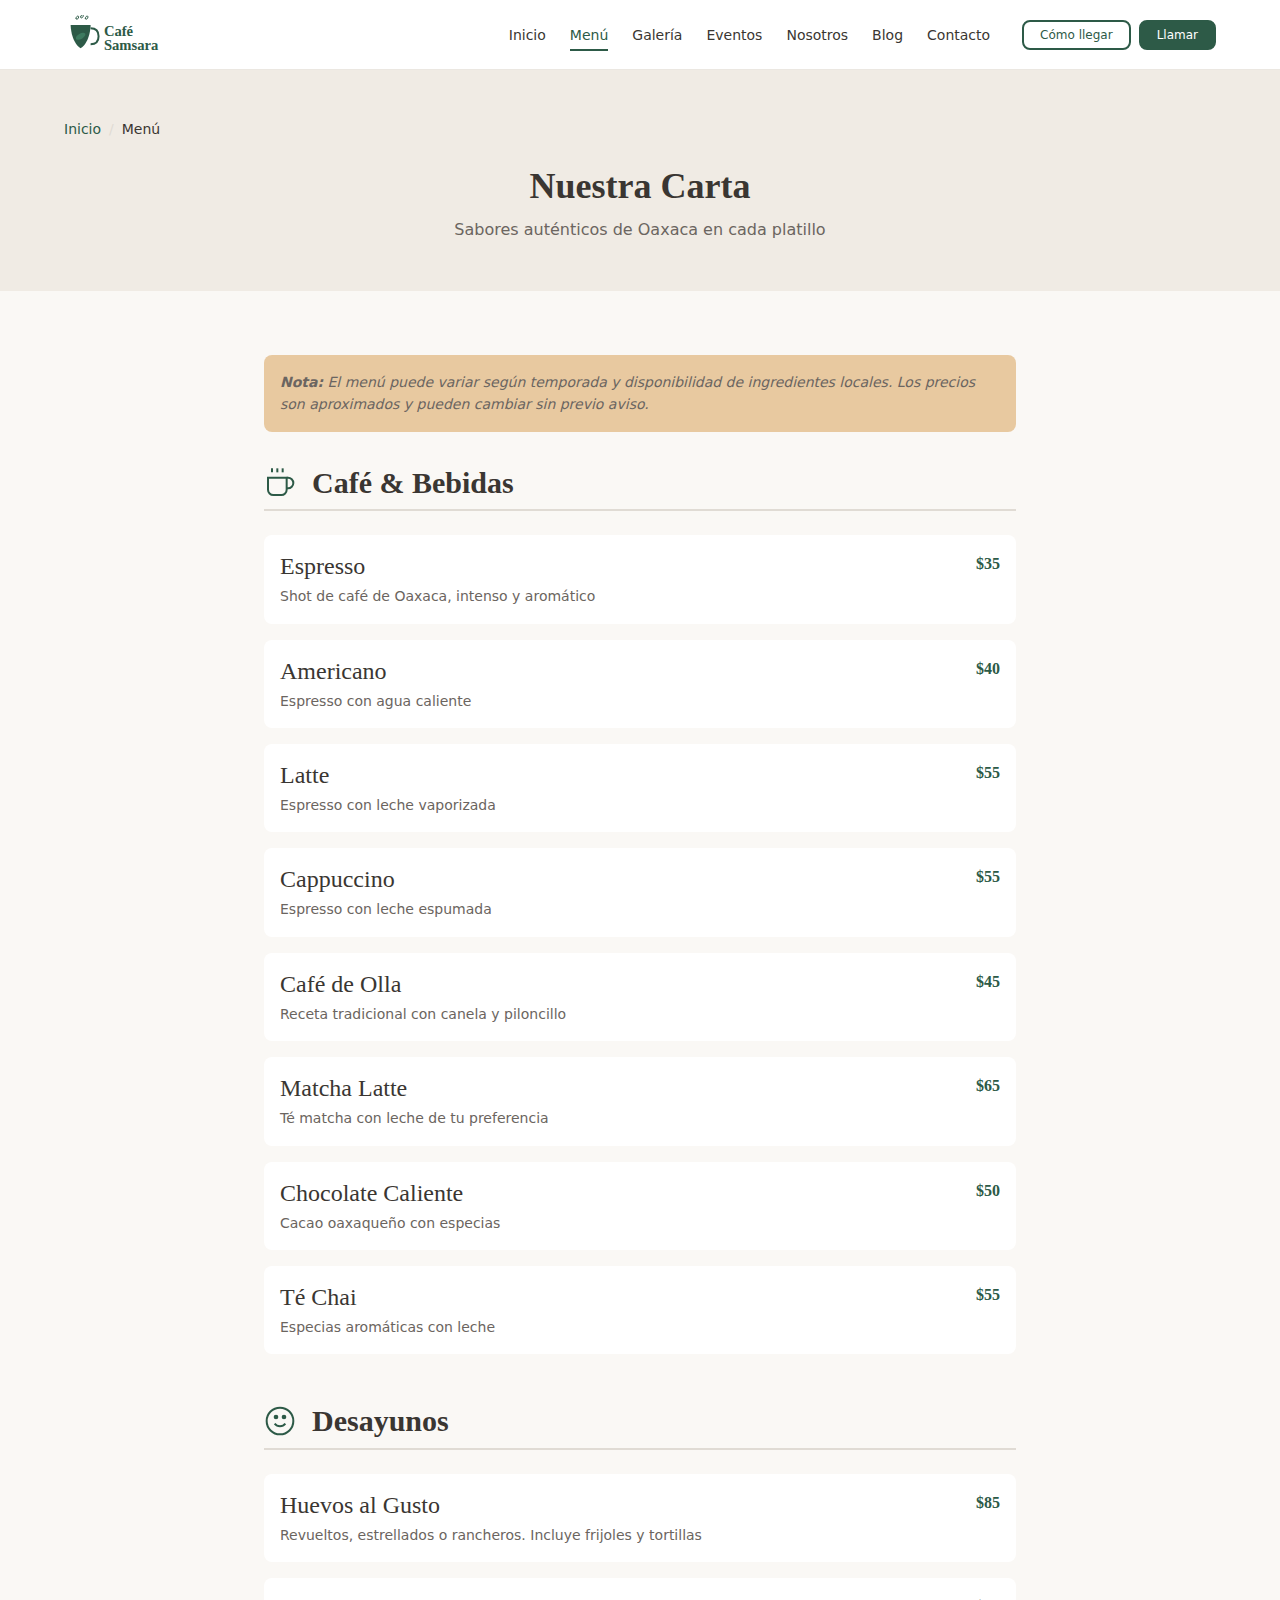
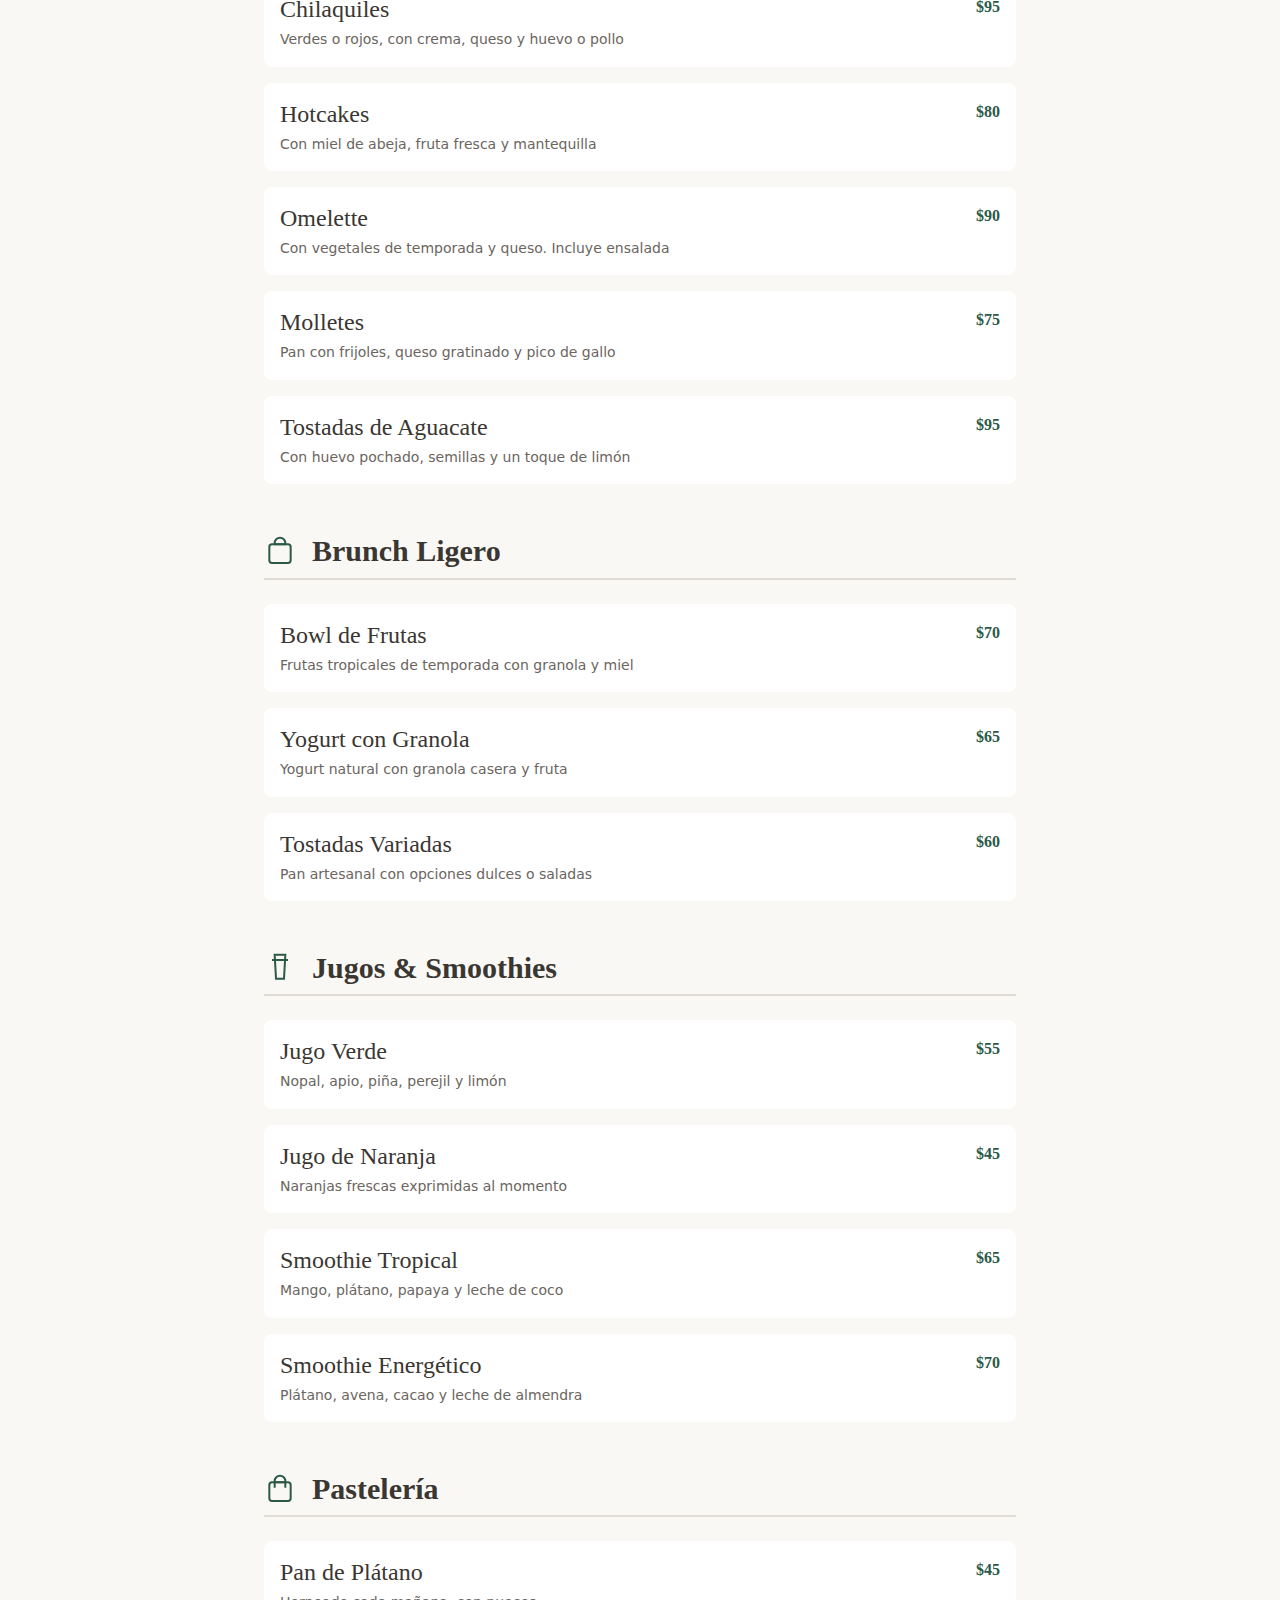
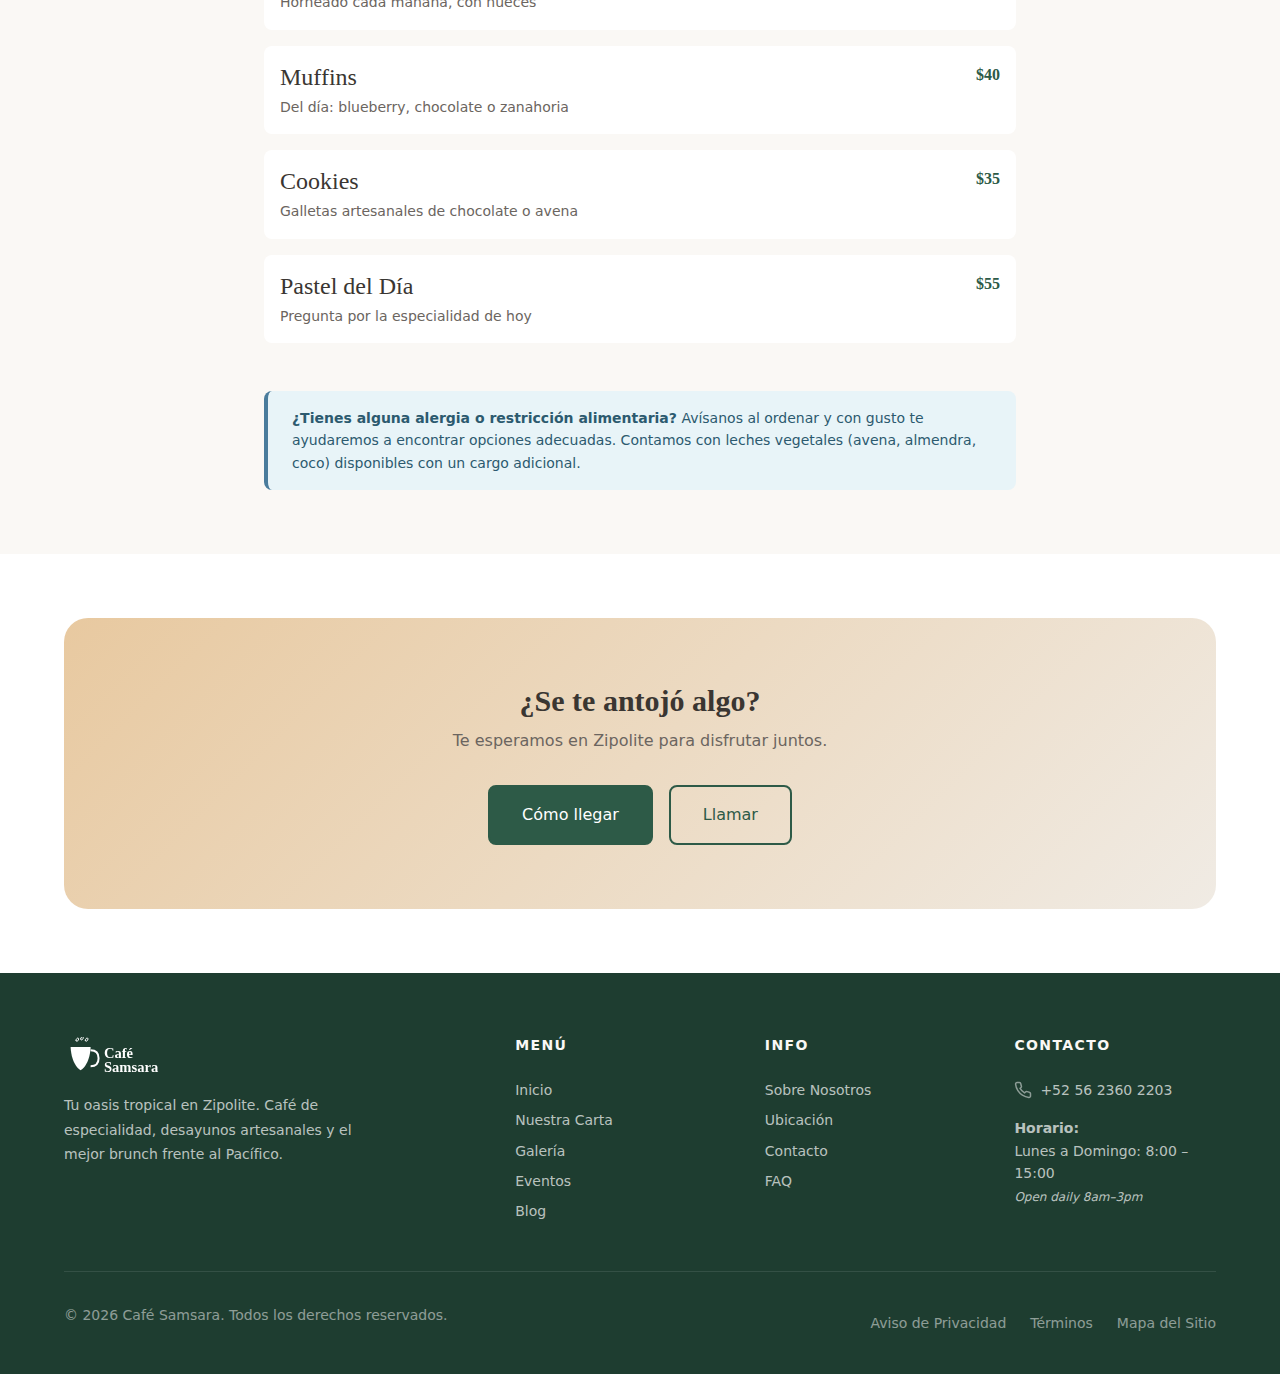
<file: menu.html>
<!DOCTYPE html>
<html lang="es-MX">
<head>
  <meta charset="UTF-8">
  <meta name="viewport" content="width=device-width, initial-scale=1.0">

  <title>Menú | Café Samsara - Zipolite, Oaxaca</title>
  <meta name="description" content="Descubre nuestra carta: café de especialidad, desayunos artesanales, jugos frescos y pastelería del día. Ingredientes locales de Oaxaca.">
  <meta name="robots" content="index, follow">

  <link rel="canonical" href="https://cafesamsara.com.mx/menu.html">

  <meta property="og:type" content="website">
  <meta property="og:url" content="https://cafesamsara.com.mx/menu.html">
  <meta property="og:title" content="Menú | Café Samsara - Zipolite, Oaxaca">
  <meta property="og:description" content="Descubre nuestra carta: café de especialidad, desayunos artesanales, jugos frescos y pastelería del día.">
  <meta property="og:image" content="https://cafesamsara.com.mx/assets/img/og-cover.svg">
  <meta property="og:locale" content="es_MX">

  <meta name="twitter:card" content="summary_large_image">
  <meta name="twitter:title" content="Menú | Café Samsara - Zipolite, Oaxaca">
  <meta name="twitter:description" content="Descubre nuestra carta: café de especialidad, desayunos artesanales, jugos frescos y pastelería del día.">
  <meta name="twitter:image" content="https://cafesamsara.com.mx/assets/img/og-cover.svg">

  <link rel="icon" type="image/svg+xml" href="favicon.svg">
  <link rel="manifest" href="site.webmanifest">
  <meta name="theme-color" content="#2d5a47">

  <link rel="stylesheet" href="assets/css/styles.css">

  <script type="application/ld+json">
  {
    "@context": "https://schema.org",
    "@type": "ItemList",
    "name": "Menú de Café Samsara",
    "description": "Nuestra carta de café, desayunos, jugos y pastelería",
    "numberOfItems": 5,
    "itemListElement": [
      {
        "@type": "ListItem",
        "position": 1,
        "name": "Café & Bebidas",
        "description": "Café de especialidad de Oaxaca y bebidas calientes"
      },
      {
        "@type": "ListItem",
        "position": 2,
        "name": "Desayunos",
        "description": "Platillos mexicanos preparados con ingredientes frescos"
      },
      {
        "@type": "ListItem",
        "position": 3,
        "name": "Brunch Ligero",
        "description": "Opciones saludables para empezar el día"
      },
      {
        "@type": "ListItem",
        "position": 4,
        "name": "Jugos & Smoothies",
        "description": "Frutas tropicales frescas"
      },
      {
        "@type": "ListItem",
        "position": 5,
        "name": "Pastelería",
        "description": "Pan dulce y postres horneados cada mañana"
      }
    ]
  }
  </script>
  <script type="application/ld+json">
  {
    "@context": "https://schema.org",
    "@type": "BreadcrumbList",
    "itemListElement": [
      {"@type": "ListItem", "position": 1, "name": "Inicio", "item": "https://cafesamsara.com.mx/"},
      {"@type": "ListItem", "position": 2, "name": "Menú", "item": "https://cafesamsara.com.mx/menu.html"}
    ]
  }
  </script>
</head>
<body>
  <a href="#main-content" class="skip-link">Saltar al contenido principal</a>

  <header class="header">
    <div class="container header__inner">
      <a href="index.html" class="header__logo" aria-label="Café Samsara - Inicio">
        <img src="assets/img/logo.svg" alt="Café Samsara" width="150" height="45" loading="eager">
      </a>
      <button class="nav-toggle" aria-expanded="false" aria-controls="main-nav" aria-label="Abrir menú de navegación">
        <span class="nav-toggle__line"></span>
        <span class="nav-toggle__line"></span>
        <span class="nav-toggle__line"></span>
      </button>
      <nav class="nav" id="main-nav" data-visible="false">
        <ul class="nav__list">
          <li><a href="index.html" class="nav__link">Inicio</a></li>
          <li><a href="menu.html" class="nav__link nav__link--active">Menú</a></li>
          <li><a href="galeria.html" class="nav__link">Galería</a></li>
          <li><a href="eventos.html" class="nav__link">Eventos</a></li>
          <li><a href="sobre-nosotros.html" class="nav__link">Nosotros</a></li>
          <li><a href="blog.html" class="nav__link">Blog</a></li>
          <li><a href="contacto.html" class="nav__link">Contacto</a></li>
        </ul>
        <div class="nav__cta">
          <a href="ubicacion.html" class="btn btn--outline btn--sm">Cómo llegar</a>
          <a href="tel:+525623602203" class="btn btn--primary btn--sm" data-phone>Llamar</a>
        </div>
      </nav>
    </div>
  </header>

  <main id="main-content">
    <section class="page-header">
      <div class="container">
        <nav class="breadcrumb" aria-label="Breadcrumb">
          <a href="index.html">Inicio</a>
          <span class="breadcrumb__separator" aria-hidden="true">/</span>
          <span class="breadcrumb__current" aria-current="page">Menú</span>
        </nav>
        <h1 class="page-header__title">Nuestra Carta</h1>
        <p class="page-header__subtitle">Sabores auténticos de Oaxaca en cada platillo</p>
      </div>
    </section>

    <section class="section">
      <div class="container container--narrow">
        <div class="menu-note">
          <strong>Nota:</strong> El menú puede variar según temporada y disponibilidad de ingredientes locales. Los precios son aproximados y pueden cambiar sin previo aviso.
        </div>

        <!-- Café & Bebidas -->
        <div class="menu-section">
          <h2 class="menu-section__title">
            <svg class="menu-section__icon" viewBox="0 0 24 24" fill="none" stroke="currentColor" stroke-width="1.5" aria-hidden="true">
              <path d="M17 8h1a4 4 0 1 1 0 8h-1"/><path d="M3 8h14v9a4 4 0 0 1-4 4H7a4 4 0 0 1-4-4V8z"/>
              <line x1="6" y1="1" x2="6" y2="4"/><line x1="10" y1="1" x2="10" y2="4"/><line x1="14" y1="1" x2="14" y2="4"/>
            </svg>
            Café & Bebidas
          </h2>
          <div class="menu-list">
            <div class="menu-item">
              <div class="menu-item__info">
                <h3 class="menu-item__name">Espresso</h3>
                <p class="menu-item__description">Shot de café de Oaxaca, intenso y aromático</p>
              </div>
              <span class="menu-item__price">$35</span>
            </div>
            <div class="menu-item">
              <div class="menu-item__info">
                <h3 class="menu-item__name">Americano</h3>
                <p class="menu-item__description">Espresso con agua caliente</p>
              </div>
              <span class="menu-item__price">$40</span>
            </div>
            <div class="menu-item">
              <div class="menu-item__info">
                <h3 class="menu-item__name">Latte</h3>
                <p class="menu-item__description">Espresso con leche vaporizada</p>
              </div>
              <span class="menu-item__price">$55</span>
            </div>
            <div class="menu-item">
              <div class="menu-item__info">
                <h3 class="menu-item__name">Cappuccino</h3>
                <p class="menu-item__description">Espresso con leche espumada</p>
              </div>
              <span class="menu-item__price">$55</span>
            </div>
            <div class="menu-item">
              <div class="menu-item__info">
                <h3 class="menu-item__name">Café de Olla</h3>
                <p class="menu-item__description">Receta tradicional con canela y piloncillo</p>
              </div>
              <span class="menu-item__price">$45</span>
            </div>
            <div class="menu-item">
              <div class="menu-item__info">
                <h3 class="menu-item__name">Matcha Latte</h3>
                <p class="menu-item__description">Té matcha con leche de tu preferencia</p>
              </div>
              <span class="menu-item__price">$65</span>
            </div>
            <div class="menu-item">
              <div class="menu-item__info">
                <h3 class="menu-item__name">Chocolate Caliente</h3>
                <p class="menu-item__description">Cacao oaxaqueño con especias</p>
              </div>
              <span class="menu-item__price">$50</span>
            </div>
            <div class="menu-item">
              <div class="menu-item__info">
                <h3 class="menu-item__name">Té Chai</h3>
                <p class="menu-item__description">Especias aromáticas con leche</p>
              </div>
              <span class="menu-item__price">$55</span>
            </div>
          </div>
        </div>

        <!-- Desayunos -->
        <div class="menu-section">
          <h2 class="menu-section__title">
            <svg class="menu-section__icon" viewBox="0 0 24 24" fill="none" stroke="currentColor" stroke-width="1.5" aria-hidden="true">
              <circle cx="12" cy="12" r="10"/>
              <path d="M8 14s1.5 2 4 2 4-2 4-2"/>
              <circle cx="9" cy="9" r="1" fill="currentColor"/>
              <circle cx="15" cy="9" r="1" fill="currentColor"/>
            </svg>
            Desayunos
          </h2>
          <div class="menu-list">
            <div class="menu-item">
              <div class="menu-item__info">
                <h3 class="menu-item__name">Huevos al Gusto</h3>
                <p class="menu-item__description">Revueltos, estrellados o rancheros. Incluye frijoles y tortillas</p>
              </div>
              <span class="menu-item__price">$85</span>
            </div>
            <div class="menu-item">
              <div class="menu-item__info">
                <h3 class="menu-item__name">Chilaquiles</h3>
                <p class="menu-item__description">Verdes o rojos, con crema, queso y huevo o pollo</p>
              </div>
              <span class="menu-item__price">$95</span>
            </div>
            <div class="menu-item">
              <div class="menu-item__info">
                <h3 class="menu-item__name">Hotcakes</h3>
                <p class="menu-item__description">Con miel de abeja, fruta fresca y mantequilla</p>
              </div>
              <span class="menu-item__price">$80</span>
            </div>
            <div class="menu-item">
              <div class="menu-item__info">
                <h3 class="menu-item__name">Omelette</h3>
                <p class="menu-item__description">Con vegetales de temporada y queso. Incluye ensalada</p>
              </div>
              <span class="menu-item__price">$90</span>
            </div>
            <div class="menu-item">
              <div class="menu-item__info">
                <h3 class="menu-item__name">Molletes</h3>
                <p class="menu-item__description">Pan con frijoles, queso gratinado y pico de gallo</p>
              </div>
              <span class="menu-item__price">$75</span>
            </div>
            <div class="menu-item">
              <div class="menu-item__info">
                <h3 class="menu-item__name">Tostadas de Aguacate</h3>
                <p class="menu-item__description">Con huevo pochado, semillas y un toque de limón</p>
              </div>
              <span class="menu-item__price">$95</span>
            </div>
          </div>
        </div>

        <!-- Brunch Ligero -->
        <div class="menu-section">
          <h2 class="menu-section__title">
            <svg class="menu-section__icon" viewBox="0 0 24 24" fill="none" stroke="currentColor" stroke-width="1.5" aria-hidden="true">
              <path d="M12 2a4 4 0 0 1 4 4v1H8V6a4 4 0 0 1 4-4z"/>
              <rect x="4" y="7" width="16" height="14" rx="2"/>
            </svg>
            Brunch Ligero
          </h2>
          <div class="menu-list">
            <div class="menu-item">
              <div class="menu-item__info">
                <h3 class="menu-item__name">Bowl de Frutas</h3>
                <p class="menu-item__description">Frutas tropicales de temporada con granola y miel</p>
              </div>
              <span class="menu-item__price">$70</span>
            </div>
            <div class="menu-item">
              <div class="menu-item__info">
                <h3 class="menu-item__name">Yogurt con Granola</h3>
                <p class="menu-item__description">Yogurt natural con granola casera y fruta</p>
              </div>
              <span class="menu-item__price">$65</span>
            </div>
            <div class="menu-item">
              <div class="menu-item__info">
                <h3 class="menu-item__name">Tostadas Variadas</h3>
                <p class="menu-item__description">Pan artesanal con opciones dulces o saladas</p>
              </div>
              <span class="menu-item__price">$60</span>
            </div>
          </div>
        </div>

        <!-- Jugos & Smoothies -->
        <div class="menu-section">
          <h2 class="menu-section__title">
            <svg class="menu-section__icon" viewBox="0 0 24 24" fill="none" stroke="currentColor" stroke-width="1.5" aria-hidden="true">
              <path d="M8 2h8l-1 18H9L8 2z"/>
              <path d="M6 6h12"/>
            </svg>
            Jugos & Smoothies
          </h2>
          <div class="menu-list">
            <div class="menu-item">
              <div class="menu-item__info">
                <h3 class="menu-item__name">Jugo Verde</h3>
                <p class="menu-item__description">Nopal, apio, piña, perejil y limón</p>
              </div>
              <span class="menu-item__price">$55</span>
            </div>
            <div class="menu-item">
              <div class="menu-item__info">
                <h3 class="menu-item__name">Jugo de Naranja</h3>
                <p class="menu-item__description">Naranjas frescas exprimidas al momento</p>
              </div>
              <span class="menu-item__price">$45</span>
            </div>
            <div class="menu-item">
              <div class="menu-item__info">
                <h3 class="menu-item__name">Smoothie Tropical</h3>
                <p class="menu-item__description">Mango, plátano, papaya y leche de coco</p>
              </div>
              <span class="menu-item__price">$65</span>
            </div>
            <div class="menu-item">
              <div class="menu-item__info">
                <h3 class="menu-item__name">Smoothie Energético</h3>
                <p class="menu-item__description">Plátano, avena, cacao y leche de almendra</p>
              </div>
              <span class="menu-item__price">$70</span>
            </div>
          </div>
        </div>

        <!-- Pastelería -->
        <div class="menu-section">
          <h2 class="menu-section__title">
            <svg class="menu-section__icon" viewBox="0 0 24 24" fill="none" stroke="currentColor" stroke-width="1.5" aria-hidden="true">
              <path d="M12 2a4 4 0 0 1 4 4v1H8V6a4 4 0 0 1 4-4z"/>
              <rect x="4" y="7" width="16" height="14" rx="2"/>
              <path d="M8 7v4m8-4v4"/>
            </svg>
            Pastelería
          </h2>
          <div class="menu-list">
            <div class="menu-item">
              <div class="menu-item__info">
                <h3 class="menu-item__name">Pan de Plátano</h3>
                <p class="menu-item__description">Horneado cada mañana, con nueces</p>
              </div>
              <span class="menu-item__price">$45</span>
            </div>
            <div class="menu-item">
              <div class="menu-item__info">
                <h3 class="menu-item__name">Muffins</h3>
                <p class="menu-item__description">Del día: blueberry, chocolate o zanahoria</p>
              </div>
              <span class="menu-item__price">$40</span>
            </div>
            <div class="menu-item">
              <div class="menu-item__info">
                <h3 class="menu-item__name">Cookies</h3>
                <p class="menu-item__description">Galletas artesanales de chocolate o avena</p>
              </div>
              <span class="menu-item__price">$35</span>
            </div>
            <div class="menu-item">
              <div class="menu-item__info">
                <h3 class="menu-item__name">Pastel del Día</h3>
                <p class="menu-item__description">Pregunta por la especialidad de hoy</p>
              </div>
              <span class="menu-item__price">$55</span>
            </div>
          </div>
        </div>

        <div class="alert alert--info mt-2xl">
          <strong>¿Tienes alguna alergia o restricción alimentaria?</strong> Avísanos al ordenar y con gusto te ayudaremos a encontrar opciones adecuadas. Contamos con leches vegetales (avena, almendra, coco) disponibles con un cargo adicional.
        </div>
      </div>
    </section>

    <section class="section section--alt">
      <div class="container">
        <div class="cta-section">
          <h2 class="cta-section__title">¿Se te antojó algo?</h2>
          <p class="cta-section__subtitle">Te esperamos en Zipolite para disfrutar juntos.</p>
          <div class="cta-section__buttons mt-lg">
            <a href="ubicacion.html" class="btn btn--primary btn--lg">Cómo llegar</a>
            <a href="tel:+525623602203" class="btn btn--outline btn--lg">Llamar</a>
          </div>
        </div>
      </div>
    </section>
  </main>

  <footer class="footer">
    <div class="container">
      <div class="footer__grid">
        <div class="footer__brand">
          <a href="index.html" class="footer__logo">
            <img src="assets/img/logo.svg" alt="Café Samsara" width="120" height="36" loading="lazy" style="filter: brightness(0) invert(1);">
          </a>
          <p class="footer__description mt-md">Tu oasis tropical en Zipolite. Café de especialidad, desayunos artesanales y el mejor brunch frente al Pacífico.</p>
        </div>
        <div class="footer__section">
          <h4>Menú</h4>
          <nav class="footer__links"><a href="index.html" class="footer__link">Inicio</a><a href="menu.html" class="footer__link">Nuestra Carta</a><a href="galeria.html" class="footer__link">Galería</a><a href="eventos.html" class="footer__link">Eventos</a><a href="blog.html" class="footer__link">Blog</a></nav>
        </div>
        <div class="footer__section">
          <h4>Info</h4>
          <nav class="footer__links"><a href="sobre-nosotros.html" class="footer__link">Sobre Nosotros</a><a href="ubicacion.html" class="footer__link">Ubicación</a><a href="contacto.html" class="footer__link">Contacto</a><a href="faq.html" class="footer__link">FAQ</a></nav>
        </div>
        <div class="footer__section">
          <h4>Contacto</h4>
          <div class="footer__contact-item"><svg viewBox="0 0 24 24" fill="none" stroke="currentColor" stroke-width="2" aria-hidden="true"><path d="M22 16.92v3a2 2 0 0 1-2.18 2 19.79 19.79 0 0 1-8.63-3.07 19.5 19.5 0 0 1-6-6 19.79 19.79 0 0 1-3.07-8.67A2 2 0 0 1 4.11 2h3a2 2 0 0 1 2 1.72 12.84 12.84 0 0 0 .7 2.81 2 2 0 0 1-.45 2.11L8.09 9.91a16 16 0 0 0 6 6l1.27-1.27a2 2 0 0 1 2.11-.45 12.84 12.84 0 0 0 2.81.7A2 2 0 0 1 22 16.92z"/></svg><a href="tel:+525623602203" class="footer__link">+52 56 2360 2203</a></div>
          <div class="footer__hours mt-md"><strong>Horario:</strong><br>Lunes a Domingo: 8:00 – 15:00<p class="footer__hours-en">Open daily 8am–3pm</p></div>
        </div>
      </div>
      <div class="footer__bottom">
        <p>&copy; <span class="current-year">2025</span> Café Samsara. Todos los derechos reservados.</p>
        <nav class="footer__legal"><a href="aviso-de-privacidad.html">Aviso de Privacidad</a><a href="terminos.html">Términos</a><a href="mapa-del-sitio.html">Mapa del Sitio</a></nav>
      </div>
    </div>
  </footer>

  <script src="assets/js/main.js" defer></script>
</body>
</html>
</file>
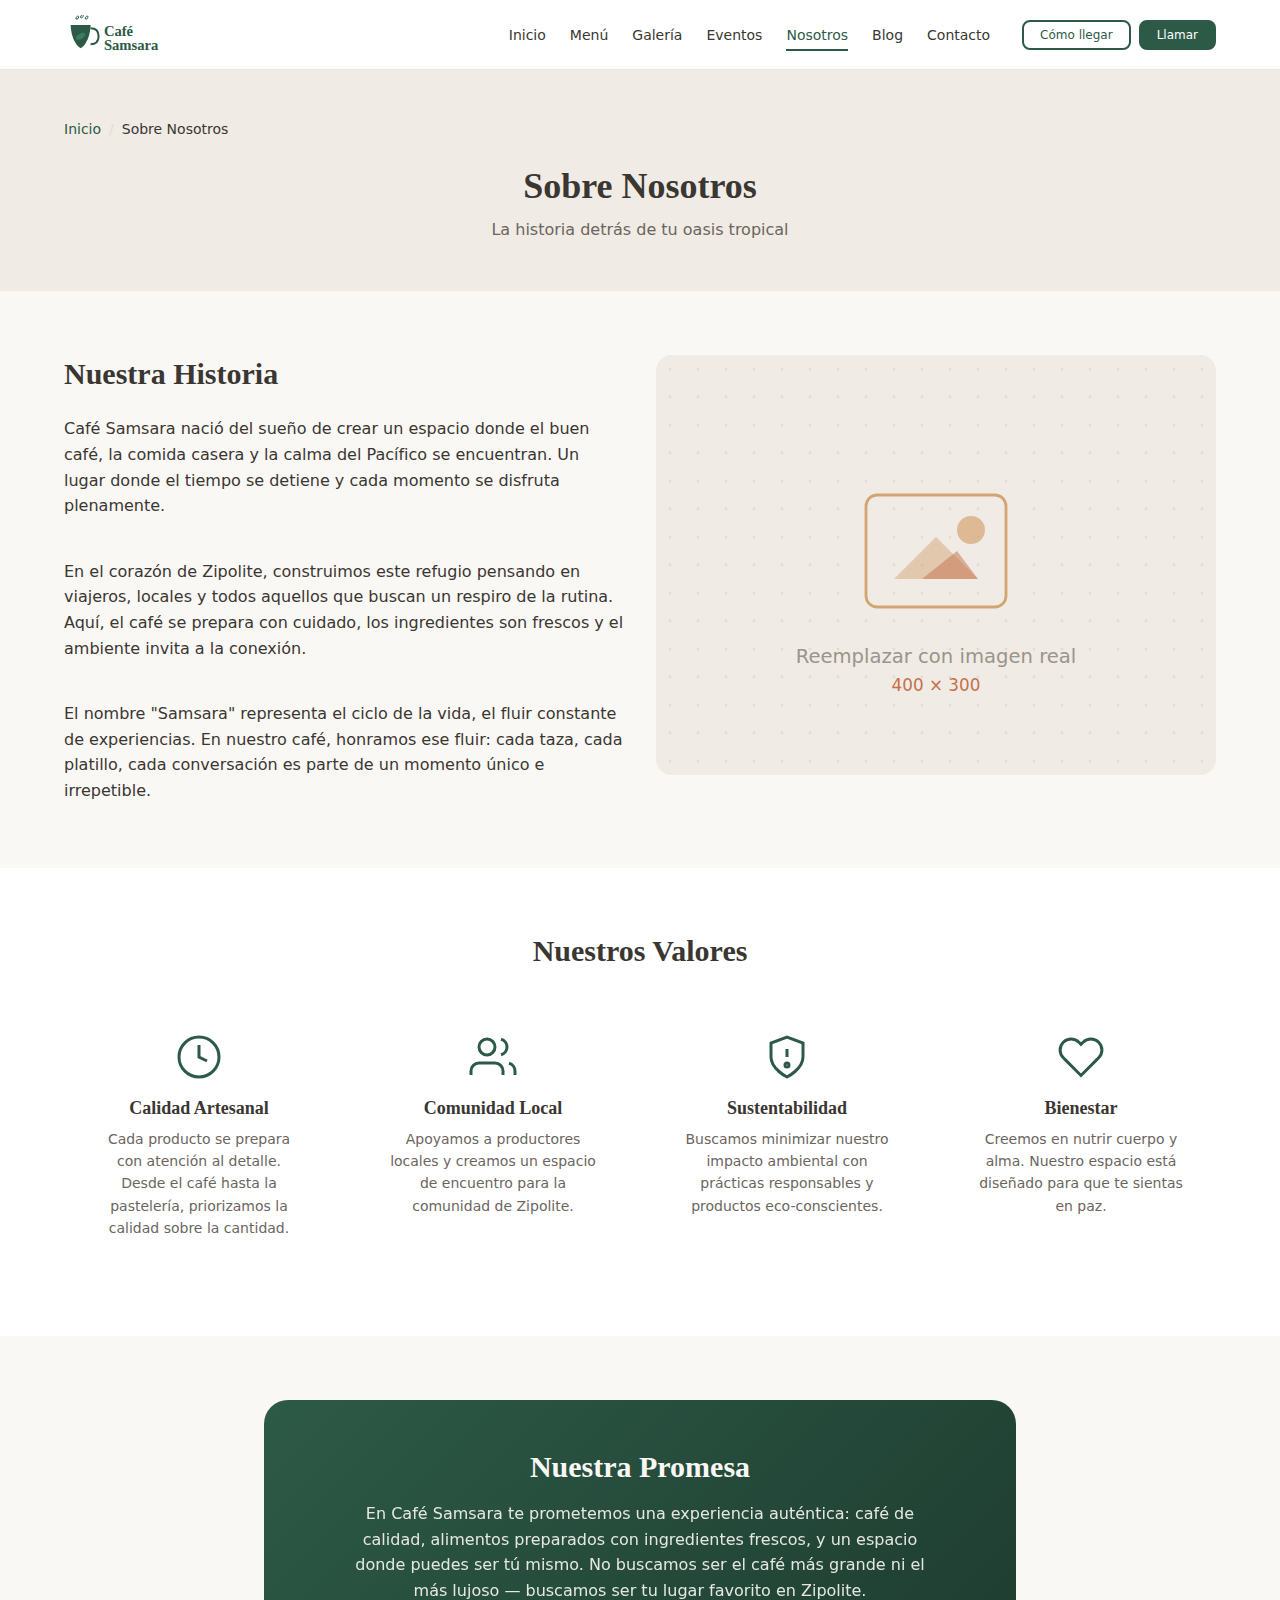
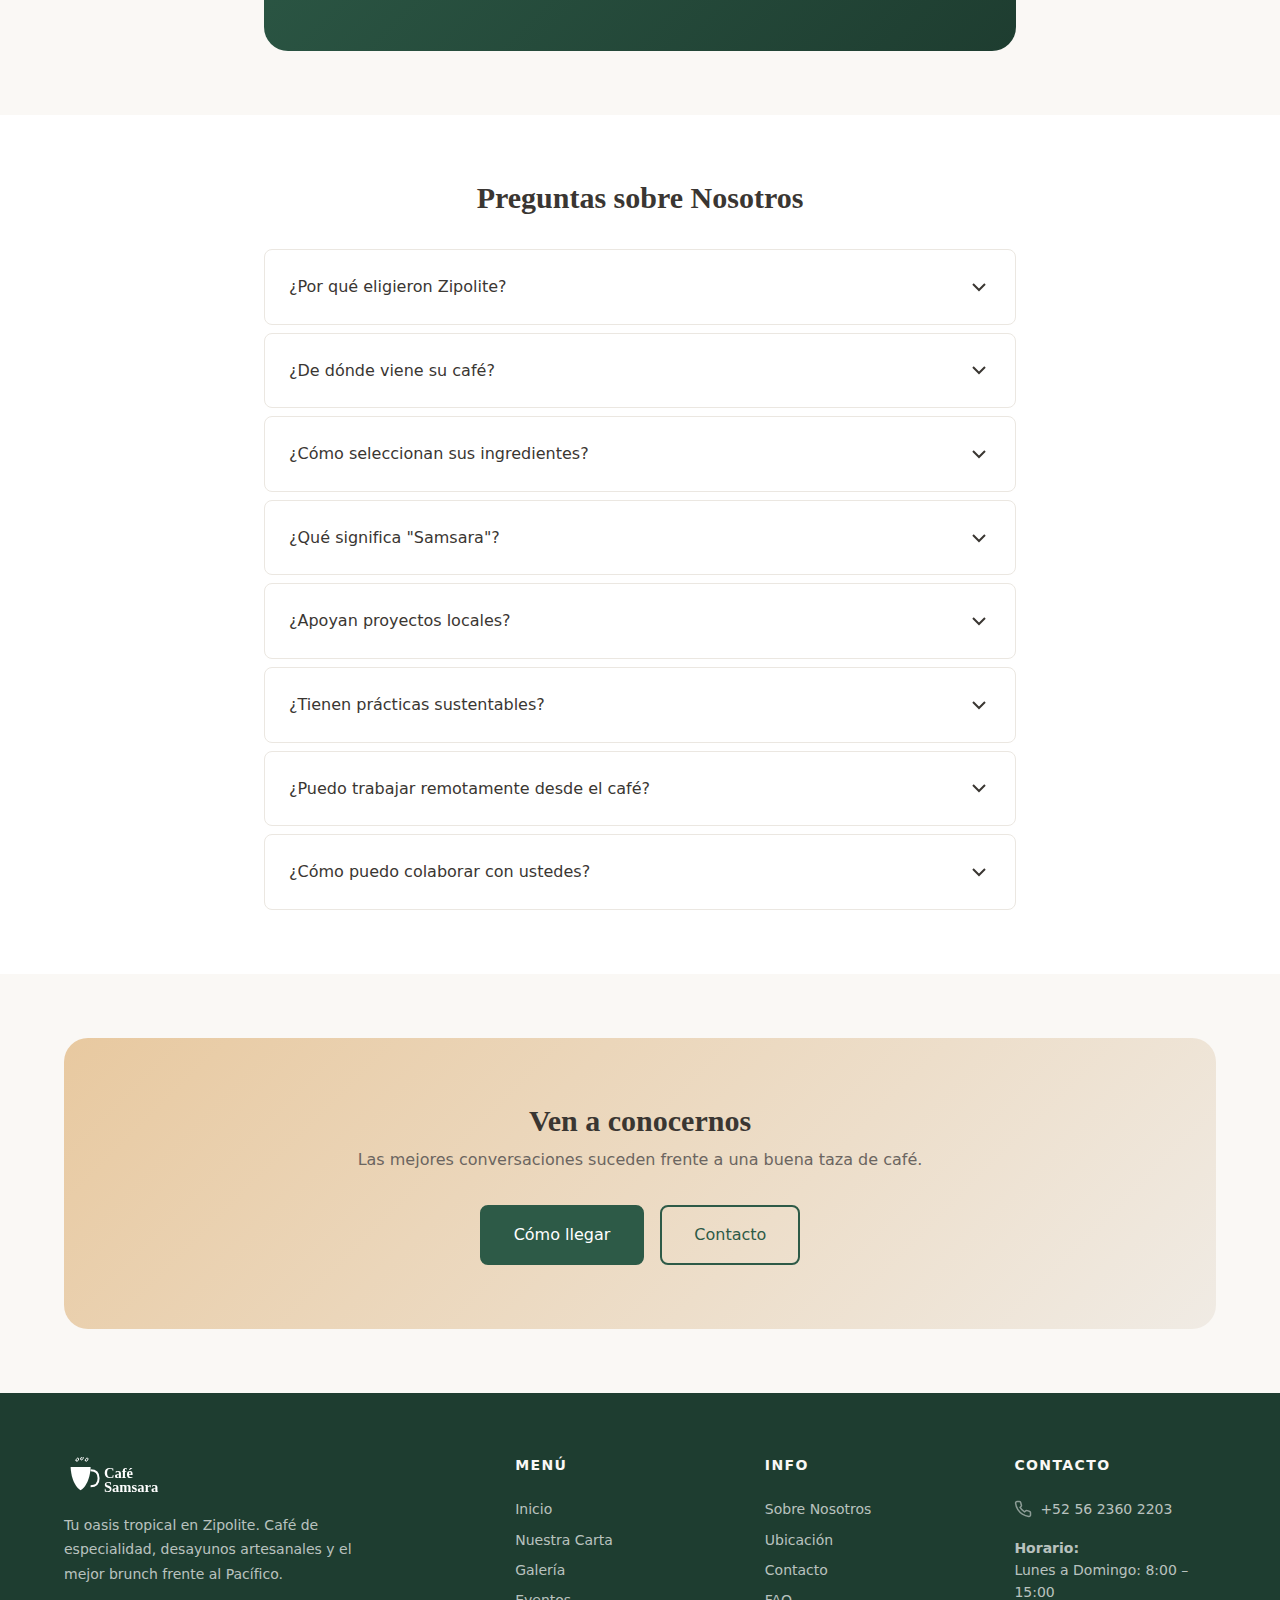
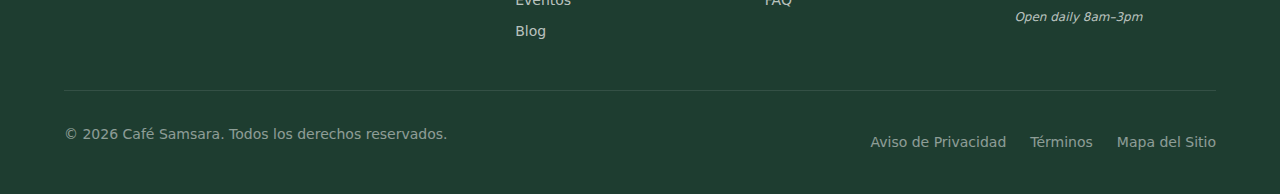
<file: sobre-nosotros.html>
<!DOCTYPE html>
<html lang="es-MX">
<head>
  <meta charset="UTF-8">
  <meta name="viewport" content="width=device-width, initial-scale=1.0">

  <title>Sobre Nosotros | Café Samsara - Nuestra Historia</title>
  <meta name="description" content="Conoce la historia y valores de Café Samsara. Un espacio donde el buen café, la comida casera y la calma del Pacífico se encuentran en Zipolite.">
  <meta name="robots" content="index, follow">

  <link rel="canonical" href="https://cafesamsara.com.mx/sobre-nosotros.html">

  <meta property="og:type" content="website">
  <meta property="og:url" content="https://cafesamsara.com.mx/sobre-nosotros.html">
  <meta property="og:title" content="Sobre Nosotros | Café Samsara - Nuestra Historia">
  <meta property="og:description" content="Conoce la historia y valores de Café Samsara en Zipolite, Oaxaca.">
  <meta property="og:image" content="https://cafesamsara.com.mx/assets/img/og-cover.svg">
  <meta property="og:locale" content="es_MX">

  <meta name="twitter:card" content="summary_large_image">
  <meta name="twitter:title" content="Sobre Nosotros | Café Samsara">
  <meta name="twitter:description" content="Conoce la historia y valores de Café Samsara en Zipolite, Oaxaca.">
  <meta name="twitter:image" content="https://cafesamsara.com.mx/assets/img/og-cover.svg">

  <link rel="icon" type="image/svg+xml" href="favicon.svg">
  <link rel="manifest" href="site.webmanifest">
  <meta name="theme-color" content="#2d5a47">

  <link rel="stylesheet" href="assets/css/styles.css">

  <script type="application/ld+json">
  {
    "@context": "https://schema.org",
    "@type": "BreadcrumbList",
    "itemListElement": [
      {"@type": "ListItem", "position": 1, "name": "Inicio", "item": "https://cafesamsara.com.mx/"},
      {"@type": "ListItem", "position": 2, "name": "Sobre Nosotros", "item": "https://cafesamsara.com.mx/sobre-nosotros.html"}
    ]
  }
  </script>
</head>
<body>
  <a href="#main-content" class="skip-link">Saltar al contenido principal</a>

  <header class="header">
    <div class="container header__inner">
      <a href="index.html" class="header__logo" aria-label="Café Samsara - Inicio">
        <img src="assets/img/logo.svg" alt="Café Samsara" width="150" height="45" loading="eager">
      </a>
      <button class="nav-toggle" aria-expanded="false" aria-controls="main-nav" aria-label="Abrir menú de navegación">
        <span class="nav-toggle__line"></span>
        <span class="nav-toggle__line"></span>
        <span class="nav-toggle__line"></span>
      </button>
      <nav class="nav" id="main-nav" data-visible="false">
        <ul class="nav__list">
          <li><a href="index.html" class="nav__link">Inicio</a></li>
          <li><a href="menu.html" class="nav__link">Menú</a></li>
          <li><a href="galeria.html" class="nav__link">Galería</a></li>
          <li><a href="eventos.html" class="nav__link">Eventos</a></li>
          <li><a href="sobre-nosotros.html" class="nav__link nav__link--active">Nosotros</a></li>
          <li><a href="blog.html" class="nav__link">Blog</a></li>
          <li><a href="contacto.html" class="nav__link">Contacto</a></li>
        </ul>
        <div class="nav__cta">
          <a href="ubicacion.html" class="btn btn--outline btn--sm">Cómo llegar</a>
          <a href="tel:+525623602203" class="btn btn--primary btn--sm" data-phone>Llamar</a>
        </div>
      </nav>
    </div>
  </header>

  <main id="main-content">
    <section class="page-header">
      <div class="container">
        <nav class="breadcrumb" aria-label="Breadcrumb">
          <a href="index.html">Inicio</a>
          <span class="breadcrumb__separator" aria-hidden="true">/</span>
          <span class="breadcrumb__current" aria-current="page">Sobre Nosotros</span>
        </nav>
        <h1 class="page-header__title">Sobre Nosotros</h1>
        <p class="page-header__subtitle">La historia detrás de tu oasis tropical</p>
      </div>
    </section>

    <!-- Historia -->
    <section class="section">
      <div class="container">
        <div class="location-info">
          <div class="location-details">
            <h2>Nuestra Historia</h2>
            <p>Café Samsara nació del sueño de crear un espacio donde el buen café, la comida casera y la calma del Pacífico se encuentran. Un lugar donde el tiempo se detiene y cada momento se disfruta plenamente.</p>
            <p>En el corazón de Zipolite, construimos este refugio pensando en viajeros, locales y todos aquellos que buscan un respiro de la rutina. Aquí, el café se prepara con cuidado, los ingredientes son frescos y el ambiente invita a la conexión.</p>
            <p>El nombre "Samsara" representa el ciclo de la vida, el fluir constante de experiencias. En nuestro café, honramos ese fluir: cada taza, cada platillo, cada conversación es parte de un momento único e irrepetible.</p>
          </div>
          <div class="gallery-item">
            <!-- Placeholder: Replace with actual photo of the café/team -->
            <img src="assets/img/placeholder-photo.svg" alt="El equipo de Café Samsara en nuestro espacio" width="400" height="300" loading="lazy" decoding="async">
          </div>
        </div>
      </div>
    </section>

    <!-- Valores -->
    <section class="section section--alt" aria-labelledby="valores-title">
      <div class="container">
        <h2 id="valores-title" class="text-center mb-xl">Nuestros Valores</h2>
        <div class="values-grid">
          <div class="value-item">
            <div class="value-item__icon">
              <svg viewBox="0 0 24 24" fill="none" stroke="currentColor" stroke-width="1.5" aria-hidden="true">
                <path d="M12 2a10 10 0 1 0 10 10A10 10 0 0 0 12 2z"/>
                <path d="M12 6v6l4 2"/>
              </svg>
            </div>
            <h3 class="value-item__title">Calidad Artesanal</h3>
            <p class="value-item__text">Cada producto se prepara con atención al detalle. Desde el café hasta la pastelería, priorizamos la calidad sobre la cantidad.</p>
          </div>

          <div class="value-item">
            <div class="value-item__icon">
              <svg viewBox="0 0 24 24" fill="none" stroke="currentColor" stroke-width="1.5" aria-hidden="true">
                <path d="M17 21v-2a4 4 0 0 0-4-4H5a4 4 0 0 0-4 4v2"/>
                <circle cx="9" cy="7" r="4"/>
                <path d="M23 21v-2a4 4 0 0 0-3-3.87"/>
                <path d="M16 3.13a4 4 0 0 1 0 7.75"/>
              </svg>
            </div>
            <h3 class="value-item__title">Comunidad Local</h3>
            <p class="value-item__text">Apoyamos a productores locales y creamos un espacio de encuentro para la comunidad de Zipolite.</p>
          </div>

          <div class="value-item">
            <div class="value-item__icon">
              <svg viewBox="0 0 24 24" fill="none" stroke="currentColor" stroke-width="1.5" aria-hidden="true">
                <path d="M12 22s8-4 8-10V5l-8-3-8 3v7c0 6 8 10 8 10z"/>
                <path d="M12 8v4"/>
                <circle cx="12" cy="16" r="1"/>
              </svg>
            </div>
            <h3 class="value-item__title">Sustentabilidad</h3>
            <p class="value-item__text">Buscamos minimizar nuestro impacto ambiental con prácticas responsables y productos eco-conscientes.</p>
          </div>

          <div class="value-item">
            <div class="value-item__icon">
              <svg viewBox="0 0 24 24" fill="none" stroke="currentColor" stroke-width="1.5" aria-hidden="true">
                <path d="M20.84 4.61a5.5 5.5 0 0 0-7.78 0L12 5.67l-1.06-1.06a5.5 5.5 0 0 0-7.78 7.78l1.06 1.06L12 21.23l7.78-7.78 1.06-1.06a5.5 5.5 0 0 0 0-7.78z"/>
              </svg>
            </div>
            <h3 class="value-item__title">Bienestar</h3>
            <p class="value-item__text">Creemos en nutrir cuerpo y alma. Nuestro espacio está diseñado para que te sientas en paz.</p>
          </div>
        </div>
      </div>
    </section>

    <!-- Nuestra Promesa -->
    <section class="section">
      <div class="container container--narrow">
        <div class="promise-box">
          <h2>Nuestra Promesa</h2>
          <p>En Café Samsara te prometemos una experiencia auténtica: café de calidad, alimentos preparados con ingredientes frescos, y un espacio donde puedes ser tú mismo. No buscamos ser el café más grande ni el más lujoso — buscamos ser tu lugar favorito en Zipolite.</p>
        </div>
      </div>
    </section>

    <!-- FAQ -->
    <section class="section section--alt" aria-labelledby="faq-nosotros-title">
      <div class="container container--narrow">
        <h2 id="faq-nosotros-title" class="text-center mb-xl">Preguntas sobre Nosotros</h2>
        <div class="accordion">
          <div class="accordion-item">
            <button class="accordion-trigger" aria-expanded="false" aria-controls="faq-n1">
              <span>¿Por qué eligieron Zipolite?</span>
              <svg class="accordion-trigger__icon" viewBox="0 0 24 24" fill="none" stroke="currentColor" stroke-width="2" aria-hidden="true"><polyline points="6 9 12 15 18 9"/></svg>
            </button>
            <div id="faq-n1" class="accordion-content" data-visible="false">
              <p>Zipolite tiene una energía especial que atrae a viajeros de todo el mundo. Es un lugar donde la gente viene a descansar, reconectarse y disfrutar de la vida simple. Nos enamoramos de esa vibra y quisimos contribuir a ella.</p>
            </div>
          </div>

          <div class="accordion-item">
            <button class="accordion-trigger" aria-expanded="false" aria-controls="faq-n2">
              <span>¿De dónde viene su café?</span>
              <svg class="accordion-trigger__icon" viewBox="0 0 24 24" fill="none" stroke="currentColor" stroke-width="2" aria-hidden="true"><polyline points="6 9 12 15 18 9"/></svg>
            </button>
            <div id="faq-n2" class="accordion-content" data-visible="false">
              <p>Trabajamos con productores de café de la región de Oaxaca. El café oaxaqueño es reconocido mundialmente por su calidad y complejidad de sabores. Nos esforzamos por ofrecer granos de la mejor calidad.</p>
            </div>
          </div>

          <div class="accordion-item">
            <button class="accordion-trigger" aria-expanded="false" aria-controls="faq-n3">
              <span>¿Cómo seleccionan sus ingredientes?</span>
              <svg class="accordion-trigger__icon" viewBox="0 0 24 24" fill="none" stroke="currentColor" stroke-width="2" aria-hidden="true"><polyline points="6 9 12 15 18 9"/></svg>
            </button>
            <div id="faq-n3" class="accordion-content" data-visible="false">
              <p>Priorizamos ingredientes locales y de temporada. Trabajamos con productores de la zona siempre que es posible, lo que nos permite ofrecer productos frescos y apoyar a la economía local.</p>
            </div>
          </div>

          <div class="accordion-item">
            <button class="accordion-trigger" aria-expanded="false" aria-controls="faq-n4">
              <span>¿Qué significa "Samsara"?</span>
              <svg class="accordion-trigger__icon" viewBox="0 0 24 24" fill="none" stroke="currentColor" stroke-width="2" aria-hidden="true"><polyline points="6 9 12 15 18 9"/></svg>
            </button>
            <div id="faq-n4" class="accordion-content" data-visible="false">
              <p>Samsara es un concepto filosófico que representa el ciclo continuo de la vida, la muerte y el renacimiento. Para nosotros simboliza el fluir de los momentos, la importancia de vivir el presente y la conexión entre todas las cosas.</p>
            </div>
          </div>

          <div class="accordion-item">
            <button class="accordion-trigger" aria-expanded="false" aria-controls="faq-n5">
              <span>¿Apoyan proyectos locales?</span>
              <svg class="accordion-trigger__icon" viewBox="0 0 24 24" fill="none" stroke="currentColor" stroke-width="2" aria-hidden="true"><polyline points="6 9 12 15 18 9"/></svg>
            </button>
            <div id="faq-n5" class="accordion-content" data-visible="false">
              <p>Sí, nos encanta colaborar con artistas, músicos y emprendedores locales. Organizamos eventos, exhibimos arte de creadores de la zona y buscamos formas de contribuir positivamente a la comunidad.</p>
            </div>
          </div>

          <div class="accordion-item">
            <button class="accordion-trigger" aria-expanded="false" aria-controls="faq-n6">
              <span>¿Tienen prácticas sustentables?</span>
              <svg class="accordion-trigger__icon" viewBox="0 0 24 24" fill="none" stroke="currentColor" stroke-width="2" aria-hidden="true"><polyline points="6 9 12 15 18 9"/></svg>
            </button>
            <div id="faq-n6" class="accordion-content" data-visible="false">
              <p>Hacemos nuestro mejor esfuerzo por reducir residuos, usar materiales reciclables cuando es posible y minimizar nuestro impacto ambiental. Es un proceso continuo de mejora.</p>
            </div>
          </div>

          <div class="accordion-item">
            <button class="accordion-trigger" aria-expanded="false" aria-controls="faq-n7">
              <span>¿Puedo trabajar remotamente desde el café?</span>
              <svg class="accordion-trigger__icon" viewBox="0 0 24 24" fill="none" stroke="currentColor" stroke-width="2" aria-hidden="true"><polyline points="6 9 12 15 18 9"/></svg>
            </button>
            <div id="faq-n7" class="accordion-content" data-visible="false">
              <p>¡Claro! Tenemos WiFi disponible y un ambiente tranquilo perfecto para trabajar. Solo te pedimos que consideres a otros clientes si planeas quedarte mucho tiempo en horas pico.</p>
            </div>
          </div>

          <div class="accordion-item">
            <button class="accordion-trigger" aria-expanded="false" aria-controls="faq-n8">
              <span>¿Cómo puedo colaborar con ustedes?</span>
              <svg class="accordion-trigger__icon" viewBox="0 0 24 24" fill="none" stroke="currentColor" stroke-width="2" aria-hidden="true"><polyline points="6 9 12 15 18 9"/></svg>
            </button>
            <div id="faq-n8" class="accordion-content" data-visible="false">
              <p>Nos encanta escuchar propuestas. Si eres artista, músico, productor local o tienes una idea de colaboración, <a href="contacto.html">contáctanos</a> y platiquemos.</p>
            </div>
          </div>
        </div>
      </div>
    </section>

    <!-- CTA -->
    <section class="section">
      <div class="container">
        <div class="cta-section">
          <h2 class="cta-section__title">Ven a conocernos</h2>
          <p class="cta-section__subtitle">Las mejores conversaciones suceden frente a una buena taza de café.</p>
          <div class="cta-section__buttons mt-lg">
            <a href="ubicacion.html" class="btn btn--primary btn--lg">Cómo llegar</a>
            <a href="contacto.html" class="btn btn--outline btn--lg">Contacto</a>
          </div>
        </div>
      </div>
    </section>
  </main>

  <footer class="footer">
    <div class="container">
      <div class="footer__grid">
        <div class="footer__brand"><a href="index.html" class="footer__logo"><img src="assets/img/logo.svg" alt="Café Samsara" width="120" height="36" loading="lazy" style="filter: brightness(0) invert(1);"></a><p class="footer__description mt-md">Tu oasis tropical en Zipolite. Café de especialidad, desayunos artesanales y el mejor brunch frente al Pacífico.</p></div>
        <div class="footer__section"><h4>Menú</h4><nav class="footer__links"><a href="index.html" class="footer__link">Inicio</a><a href="menu.html" class="footer__link">Nuestra Carta</a><a href="galeria.html" class="footer__link">Galería</a><a href="eventos.html" class="footer__link">Eventos</a><a href="blog.html" class="footer__link">Blog</a></nav></div>
        <div class="footer__section"><h4>Info</h4><nav class="footer__links"><a href="sobre-nosotros.html" class="footer__link">Sobre Nosotros</a><a href="ubicacion.html" class="footer__link">Ubicación</a><a href="contacto.html" class="footer__link">Contacto</a><a href="faq.html" class="footer__link">FAQ</a></nav></div>
        <div class="footer__section"><h4>Contacto</h4><div class="footer__contact-item"><svg viewBox="0 0 24 24" fill="none" stroke="currentColor" stroke-width="2"><path d="M22 16.92v3a2 2 0 0 1-2.18 2 19.79 19.79 0 0 1-8.63-3.07 19.5 19.5 0 0 1-6-6 19.79 19.79 0 0 1-3.07-8.67A2 2 0 0 1 4.11 2h3a2 2 0 0 1 2 1.72c.127.96.361 1.903.7 2.81a2 2 0 0 1-.45 2.11L8.09 9.91a16 16 0 0 0 6 6l1.27-1.27a2 2 0 0 1 2.11-.45c.907.339 1.85.573 2.81.7A2 2 0 0 1 22 16.92z"/></svg><a href="tel:+525623602203" class="footer__link">+52 56 2360 2203</a></div><div class="footer__hours mt-md"><strong>Horario:</strong><br>Lunes a Domingo: 8:00 – 15:00<p class="footer__hours-en">Open daily 8am–3pm</p></div></div>
      </div>
      <div class="footer__bottom"><p>&copy; <span class="current-year">2025</span> Café Samsara. Todos los derechos reservados.</p><nav class="footer__legal"><a href="aviso-de-privacidad.html">Aviso de Privacidad</a><a href="terminos.html">Términos</a><a href="mapa-del-sitio.html">Mapa del Sitio</a></nav></div>
    </div>
  </footer>

  <script src="assets/js/main.js" defer></script>
</body>
</html>
</file>
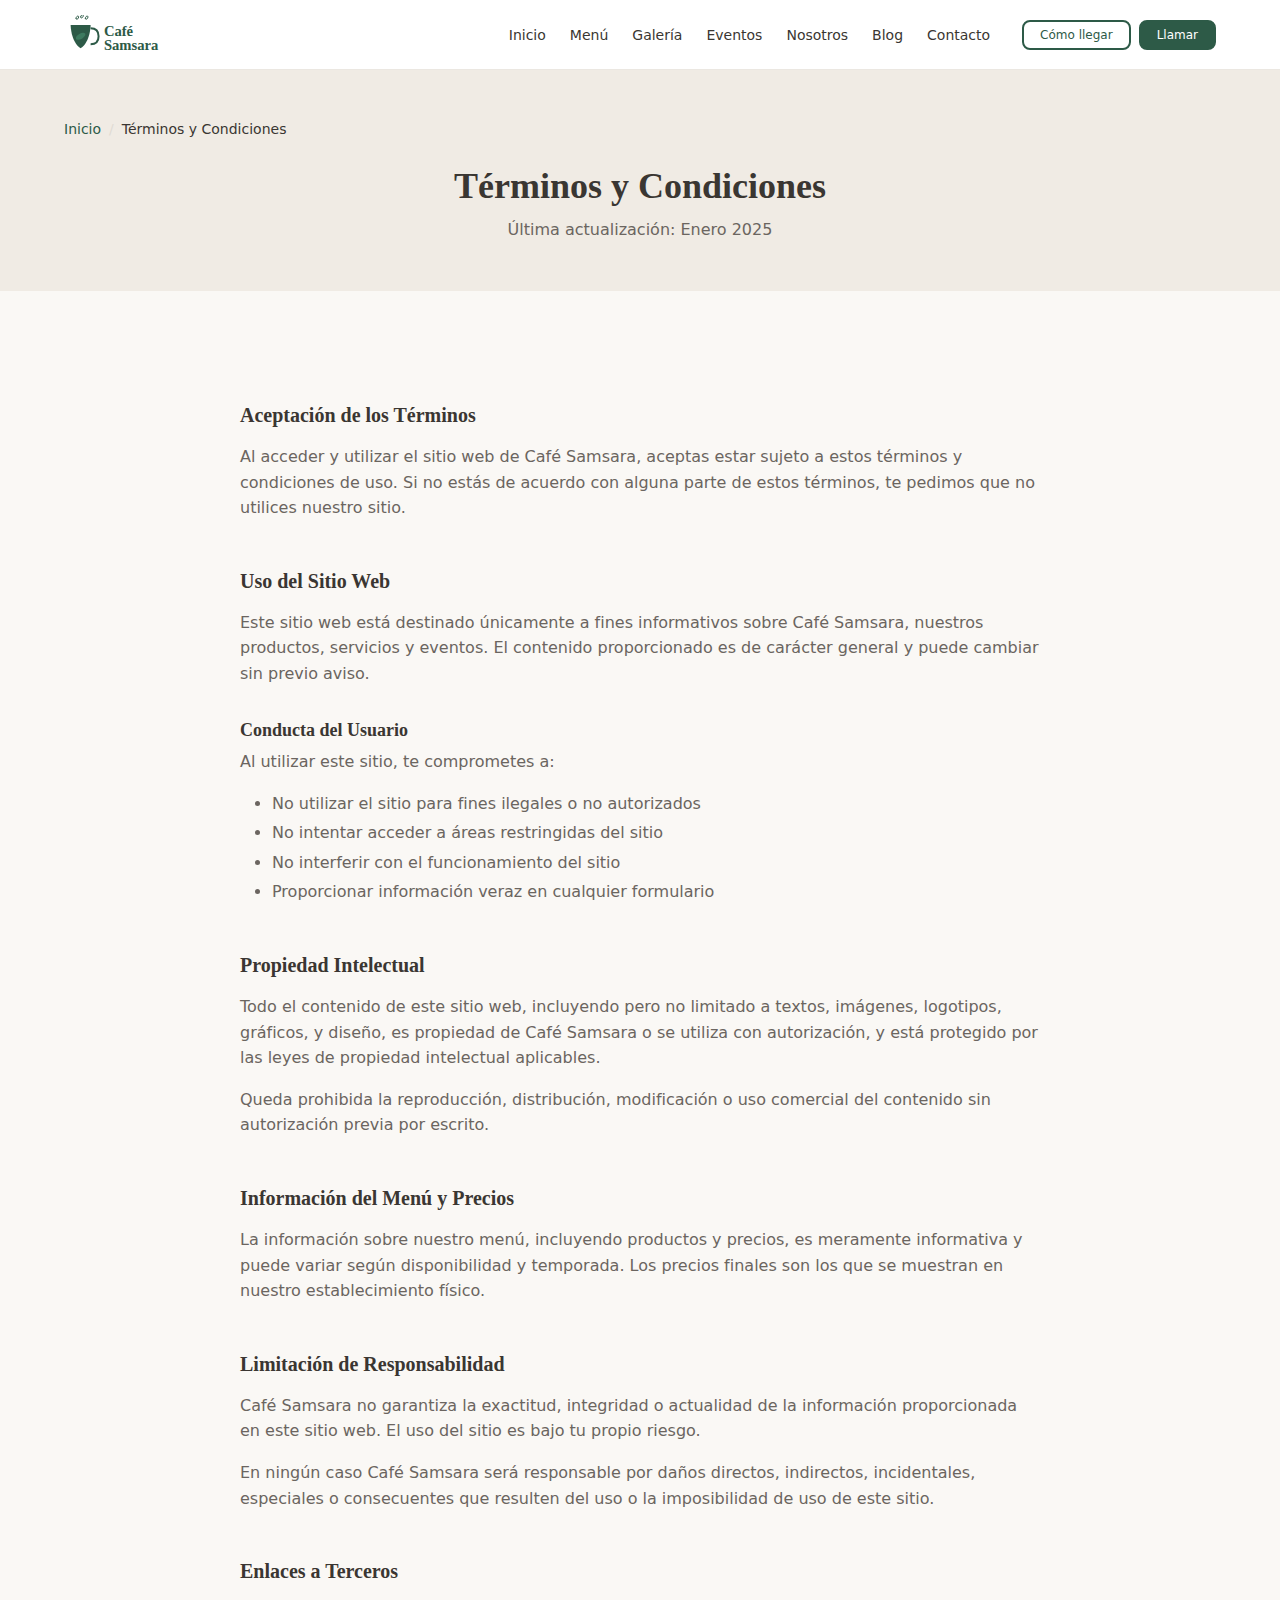
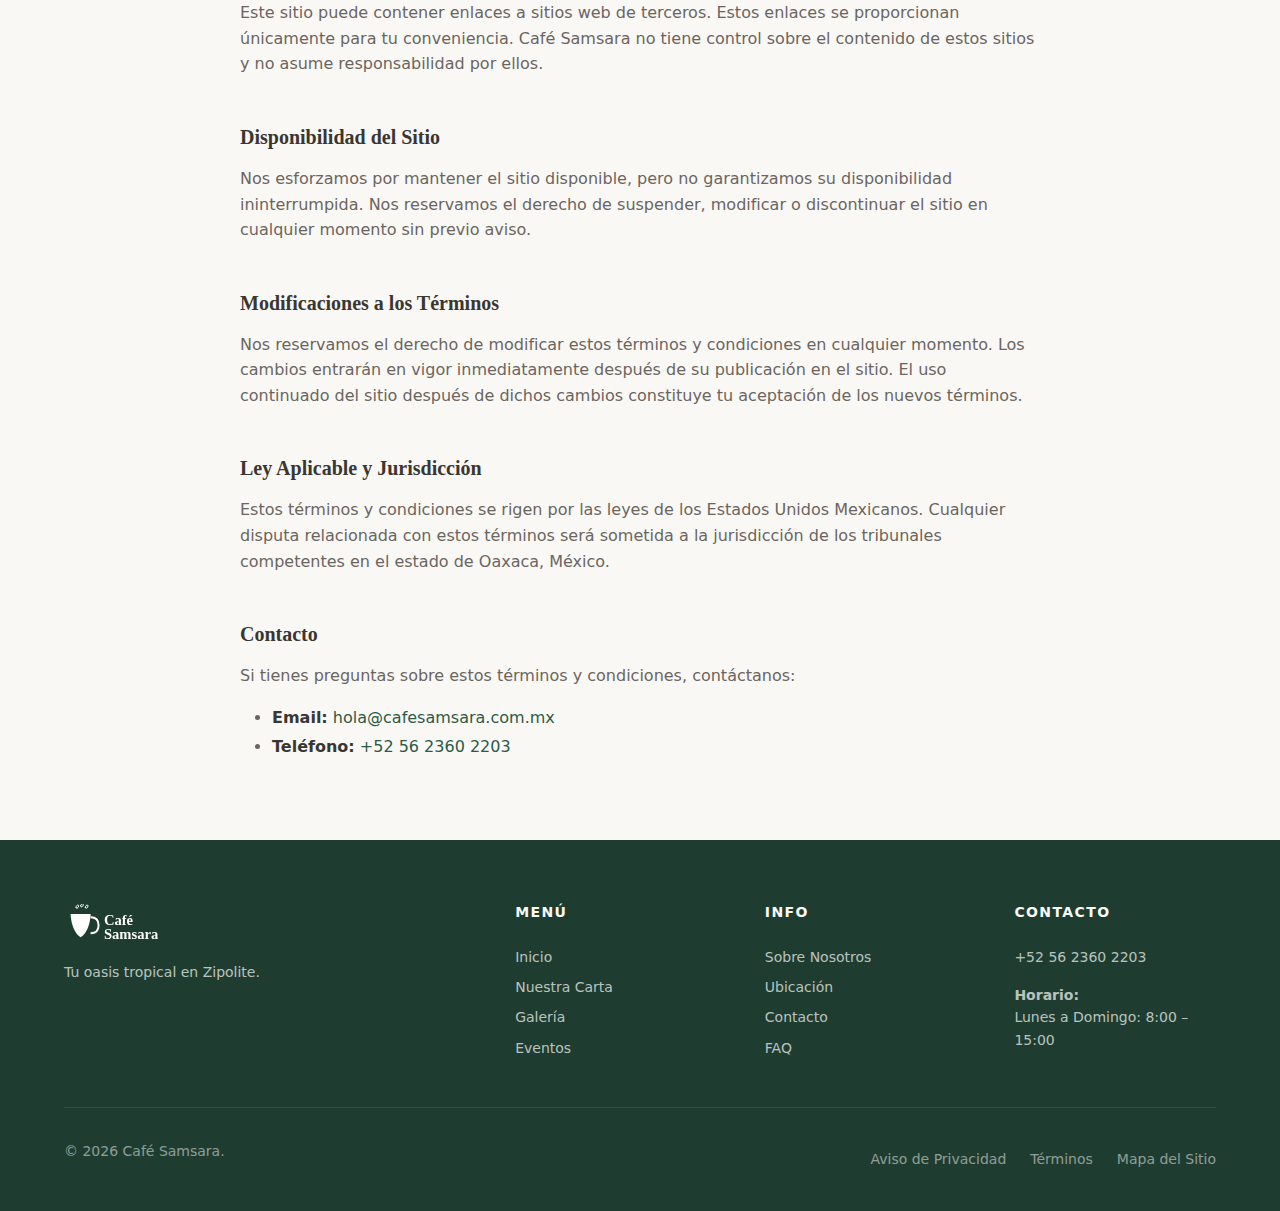
<file: terminos.html>
<!DOCTYPE html>
<html lang="es-MX">
<head>
  <meta charset="UTF-8">
  <meta name="viewport" content="width=device-width, initial-scale=1.0">

  <title>Términos y Condiciones | Café Samsara</title>
  <meta name="description" content="Términos y condiciones de uso del sitio web de Café Samsara. Lee las reglas que rigen el uso de nuestro sitio.">
  <meta name="robots" content="index, follow">

  <link rel="canonical" href="https://cafesamsara.com.mx/terminos.html">

  <link rel="icon" type="image/svg+xml" href="favicon.svg">
  <link rel="manifest" href="site.webmanifest">
  <meta name="theme-color" content="#2d5a47">

  <link rel="stylesheet" href="assets/css/styles.css">
</head>
<body>
  <a href="#main-content" class="skip-link">Saltar al contenido principal</a>

  <header class="header">
    <div class="container header__inner">
      <a href="index.html" class="header__logo" aria-label="Café Samsara - Inicio">
        <img src="assets/img/logo.svg" alt="Café Samsara" width="150" height="45" loading="eager">
      </a>
      <button class="nav-toggle" aria-expanded="false" aria-controls="main-nav" aria-label="Abrir menú">
        <span class="nav-toggle__line"></span>
        <span class="nav-toggle__line"></span>
        <span class="nav-toggle__line"></span>
      </button>
      <nav class="nav" id="main-nav" data-visible="false">
        <ul class="nav__list">
          <li><a href="index.html" class="nav__link">Inicio</a></li>
          <li><a href="menu.html" class="nav__link">Menú</a></li>
          <li><a href="galeria.html" class="nav__link">Galería</a></li>
          <li><a href="eventos.html" class="nav__link">Eventos</a></li>
          <li><a href="sobre-nosotros.html" class="nav__link">Nosotros</a></li>
          <li><a href="blog.html" class="nav__link">Blog</a></li>
          <li><a href="contacto.html" class="nav__link">Contacto</a></li>
        </ul>
        <div class="nav__cta">
          <a href="ubicacion.html" class="btn btn--outline btn--sm">Cómo llegar</a>
          <a href="tel:+525623602203" class="btn btn--primary btn--sm">Llamar</a>
        </div>
      </nav>
    </div>
  </header>

  <main id="main-content">
    <section class="page-header">
      <div class="container">
        <nav class="breadcrumb" aria-label="Breadcrumb">
          <a href="index.html">Inicio</a>
          <span class="breadcrumb__separator" aria-hidden="true">/</span>
          <span class="breadcrumb__current" aria-current="page">Términos y Condiciones</span>
        </nav>
        <h1 class="page-header__title">Términos y Condiciones</h1>
        <p class="page-header__subtitle">Última actualización: Enero 2025</p>
      </div>
    </section>

    <section class="section">
      <div class="container">
        <div class="legal-content">
          <h2>Aceptación de los Términos</h2>
          <p>Al acceder y utilizar el sitio web de Café Samsara, aceptas estar sujeto a estos términos y condiciones de uso. Si no estás de acuerdo con alguna parte de estos términos, te pedimos que no utilices nuestro sitio.</p>

          <h2>Uso del Sitio Web</h2>
          <p>Este sitio web está destinado únicamente a fines informativos sobre Café Samsara, nuestros productos, servicios y eventos. El contenido proporcionado es de carácter general y puede cambiar sin previo aviso.</p>

          <h3>Conducta del Usuario</h3>
          <p>Al utilizar este sitio, te comprometes a:</p>
          <ul>
            <li>No utilizar el sitio para fines ilegales o no autorizados</li>
            <li>No intentar acceder a áreas restringidas del sitio</li>
            <li>No interferir con el funcionamiento del sitio</li>
            <li>Proporcionar información veraz en cualquier formulario</li>
          </ul>

          <h2>Propiedad Intelectual</h2>
          <p>Todo el contenido de este sitio web, incluyendo pero no limitado a textos, imágenes, logotipos, gráficos, y diseño, es propiedad de Café Samsara o se utiliza con autorización, y está protegido por las leyes de propiedad intelectual aplicables.</p>
          <p>Queda prohibida la reproducción, distribución, modificación o uso comercial del contenido sin autorización previa por escrito.</p>

          <h2>Información del Menú y Precios</h2>
          <p>La información sobre nuestro menú, incluyendo productos y precios, es meramente informativa y puede variar según disponibilidad y temporada. Los precios finales son los que se muestran en nuestro establecimiento físico.</p>

          <h2>Limitación de Responsabilidad</h2>
          <p>Café Samsara no garantiza la exactitud, integridad o actualidad de la información proporcionada en este sitio web. El uso del sitio es bajo tu propio riesgo.</p>
          <p>En ningún caso Café Samsara será responsable por daños directos, indirectos, incidentales, especiales o consecuentes que resulten del uso o la imposibilidad de uso de este sitio.</p>

          <h2>Enlaces a Terceros</h2>
          <p>Este sitio puede contener enlaces a sitios web de terceros. Estos enlaces se proporcionan únicamente para tu conveniencia. Café Samsara no tiene control sobre el contenido de estos sitios y no asume responsabilidad por ellos.</p>

          <h2>Disponibilidad del Sitio</h2>
          <p>Nos esforzamos por mantener el sitio disponible, pero no garantizamos su disponibilidad ininterrumpida. Nos reservamos el derecho de suspender, modificar o discontinuar el sitio en cualquier momento sin previo aviso.</p>

          <h2>Modificaciones a los Términos</h2>
          <p>Nos reservamos el derecho de modificar estos términos y condiciones en cualquier momento. Los cambios entrarán en vigor inmediatamente después de su publicación en el sitio. El uso continuado del sitio después de dichos cambios constituye tu aceptación de los nuevos términos.</p>

          <h2>Ley Aplicable y Jurisdicción</h2>
          <p>Estos términos y condiciones se rigen por las leyes de los Estados Unidos Mexicanos. Cualquier disputa relacionada con estos términos será sometida a la jurisdicción de los tribunales competentes en el estado de Oaxaca, México.</p>

          <h2>Contacto</h2>
          <p>Si tienes preguntas sobre estos términos y condiciones, contáctanos:</p>
          <ul>
            <li><strong>Email:</strong> <a href="mailto:hola@cafesamsara.com.mx">hola@cafesamsara.com.mx</a></li>
            <li><strong>Teléfono:</strong> <a href="tel:+525623602203">+52 56 2360 2203</a></li>
          </ul>
        </div>
      </div>
    </section>
  </main>

  <footer class="footer">
    <div class="container">
      <div class="footer__grid">
        <div class="footer__brand"><a href="index.html" class="footer__logo"><img src="assets/img/logo.svg" alt="Café Samsara" width="120" height="36" loading="lazy" style="filter: brightness(0) invert(1);"></a><p class="footer__description mt-md">Tu oasis tropical en Zipolite.</p></div>
        <div class="footer__section"><h4>Menú</h4><nav class="footer__links"><a href="index.html" class="footer__link">Inicio</a><a href="menu.html" class="footer__link">Nuestra Carta</a><a href="galeria.html" class="footer__link">Galería</a><a href="eventos.html" class="footer__link">Eventos</a></nav></div>
        <div class="footer__section"><h4>Info</h4><nav class="footer__links"><a href="sobre-nosotros.html" class="footer__link">Sobre Nosotros</a><a href="ubicacion.html" class="footer__link">Ubicación</a><a href="contacto.html" class="footer__link">Contacto</a><a href="faq.html" class="footer__link">FAQ</a></nav></div>
        <div class="footer__section"><h4>Contacto</h4><div class="footer__contact-item"><a href="tel:+525623602203" class="footer__link">+52 56 2360 2203</a></div><div class="footer__hours mt-md"><strong>Horario:</strong><br>Lunes a Domingo: 8:00 – 15:00</div></div>
      </div>
      <div class="footer__bottom"><p>&copy; <span class="current-year">2025</span> Café Samsara.</p><nav class="footer__legal"><a href="aviso-de-privacidad.html">Aviso de Privacidad</a><a href="terminos.html">Términos</a><a href="mapa-del-sitio.html">Mapa del Sitio</a></nav></div>
    </div>
  </footer>

  <script src="assets/js/main.js" defer></script>
</body>
</html>
</file>
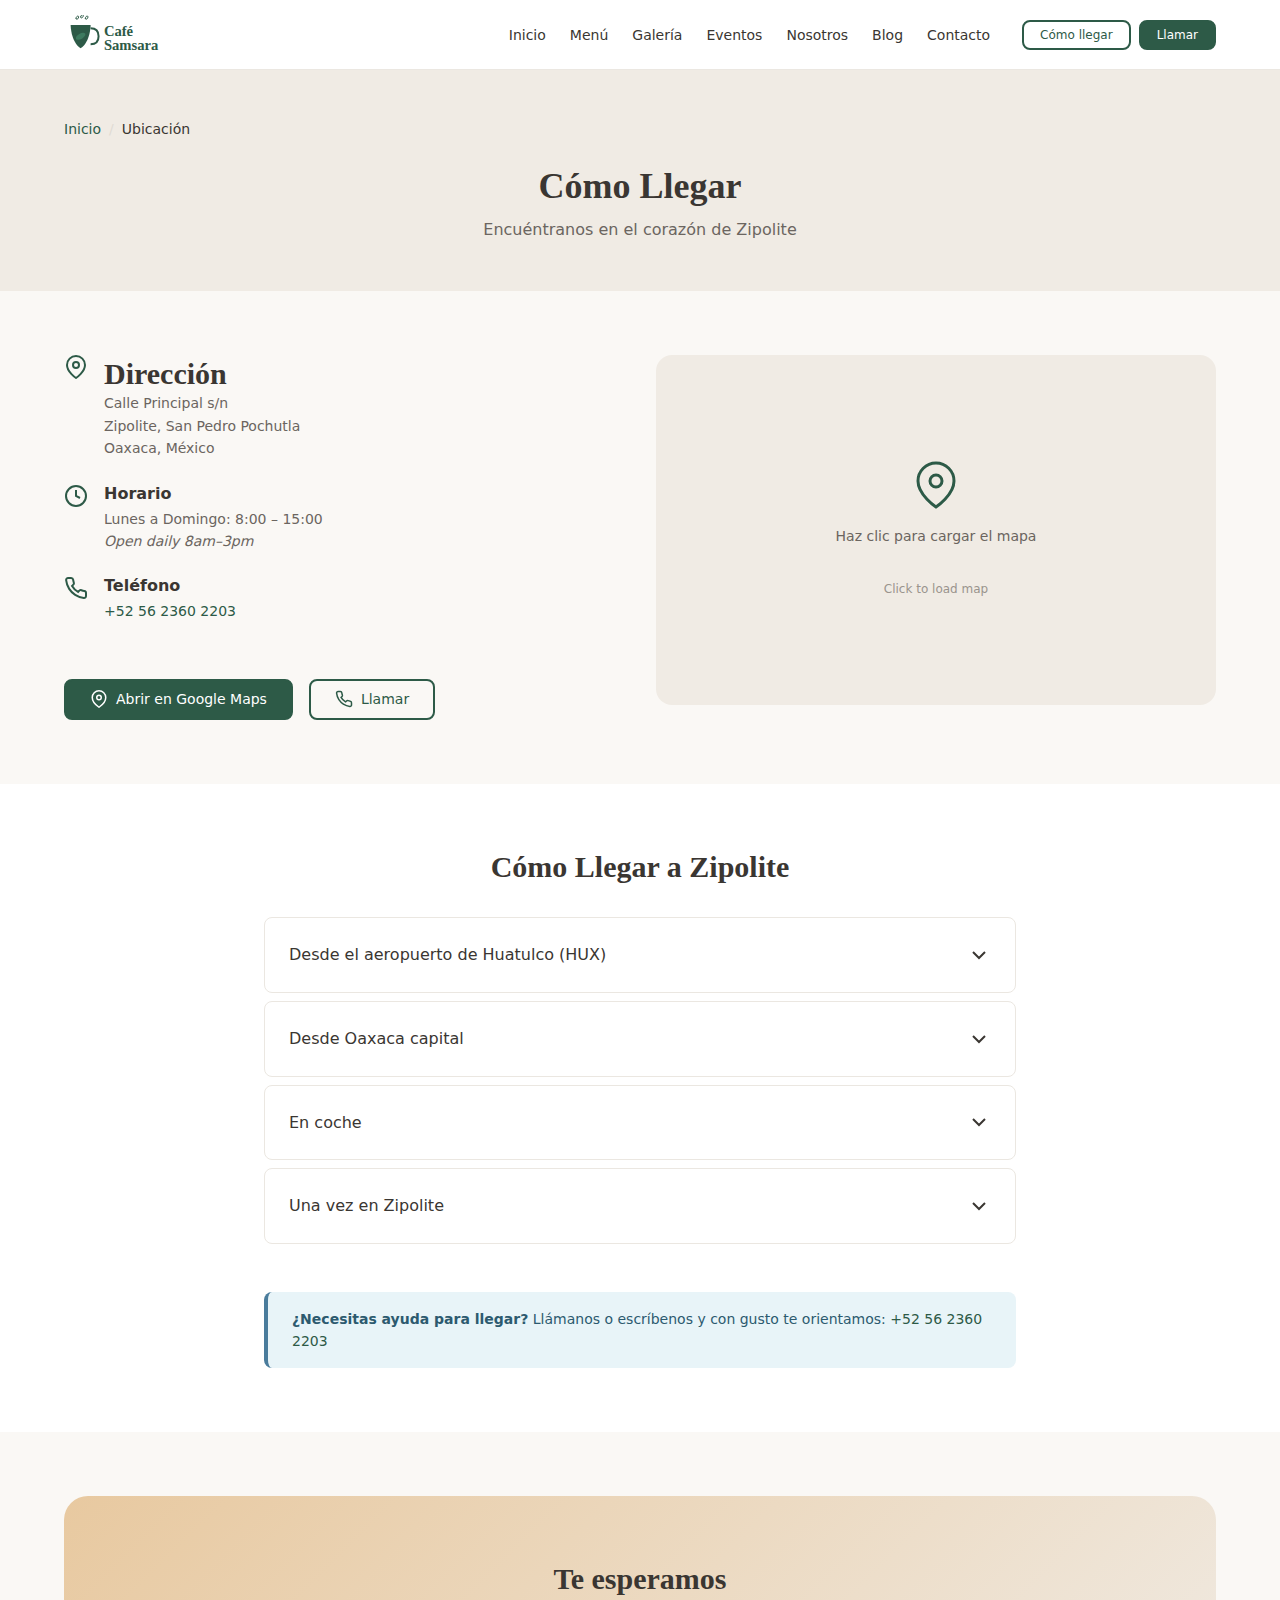
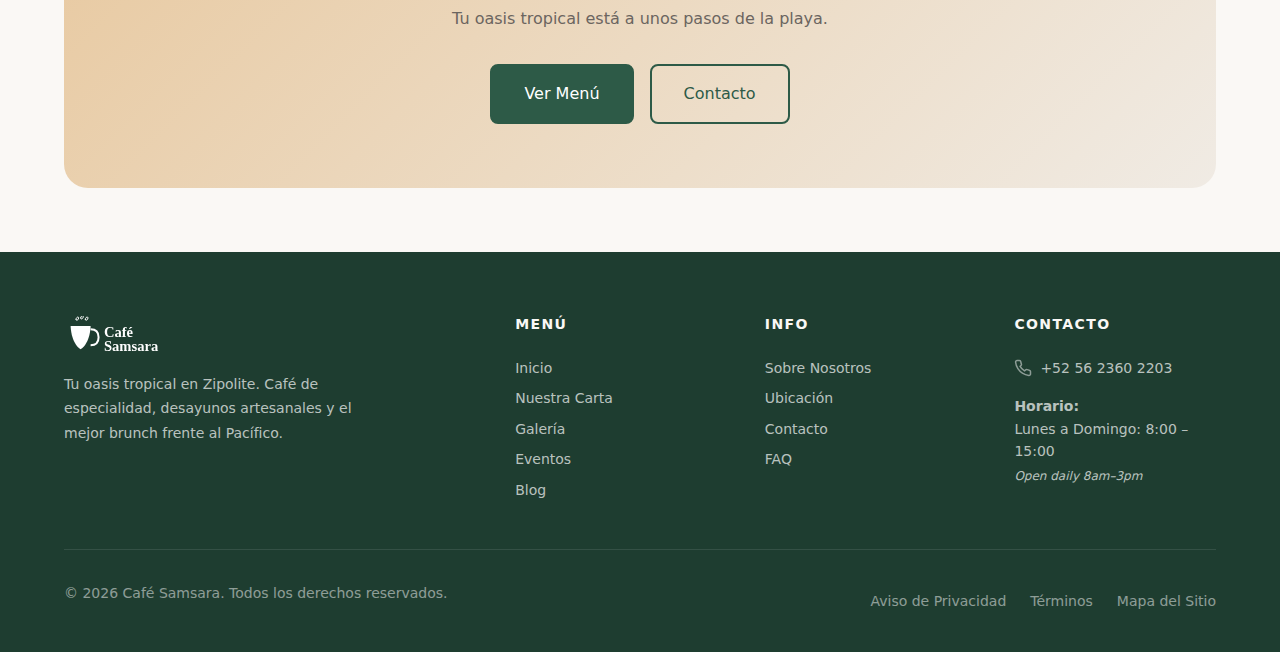
<file: ubicacion.html>
<!DOCTYPE html>
<html lang="es-MX">
<head>
  <meta charset="UTF-8">
  <meta name="viewport" content="width=device-width, initial-scale=1.0">

  <title>Ubicación | Café Samsara - Cómo Llegar a Zipolite</title>
  <meta name="description" content="Encuentra Café Samsara en Zipolite, Oaxaca. Dirección, mapa, horarios y cómo llegar. A minutos caminando de la playa principal.">
  <meta name="robots" content="index, follow">

  <link rel="canonical" href="https://cafesamsara.com.mx/ubicacion.html">

  <meta property="og:type" content="website">
  <meta property="og:url" content="https://cafesamsara.com.mx/ubicacion.html">
  <meta property="og:title" content="Ubicación | Café Samsara - Cómo Llegar">
  <meta property="og:description" content="Encuentra Café Samsara en Zipolite. Dirección, mapa y cómo llegar.">
  <meta property="og:image" content="https://cafesamsara.com.mx/assets/img/og-cover.svg">
  <meta property="og:locale" content="es_MX">

  <meta name="twitter:card" content="summary_large_image">
  <meta name="twitter:title" content="Ubicación | Café Samsara - Zipolite">
  <meta name="twitter:description" content="Encuentra Café Samsara en Zipolite. Dirección, mapa y cómo llegar.">
  <meta name="twitter:image" content="https://cafesamsara.com.mx/assets/img/og-cover.svg">

  <link rel="icon" type="image/svg+xml" href="favicon.svg">
  <link rel="manifest" href="site.webmanifest">
  <meta name="theme-color" content="#2d5a47">

  <link rel="stylesheet" href="assets/css/styles.css">

  <script type="application/ld+json">
  {
    "@context": "https://schema.org",
    "@type": "BreadcrumbList",
    "itemListElement": [
      {"@type": "ListItem", "position": 1, "name": "Inicio", "item": "https://cafesamsara.com.mx/"},
      {"@type": "ListItem", "position": 2, "name": "Ubicación", "item": "https://cafesamsara.com.mx/ubicacion.html"}
    ]
  }
  </script>
</head>
<body>
  <a href="#main-content" class="skip-link">Saltar al contenido principal</a>

  <header class="header">
    <div class="container header__inner">
      <a href="index.html" class="header__logo" aria-label="Café Samsara - Inicio">
        <img src="assets/img/logo.svg" alt="Café Samsara" width="150" height="45" loading="eager">
      </a>
      <button class="nav-toggle" aria-expanded="false" aria-controls="main-nav" aria-label="Abrir menú de navegación">
        <span class="nav-toggle__line"></span>
        <span class="nav-toggle__line"></span>
        <span class="nav-toggle__line"></span>
      </button>
      <nav class="nav" id="main-nav" data-visible="false">
        <ul class="nav__list">
          <li><a href="index.html" class="nav__link">Inicio</a></li>
          <li><a href="menu.html" class="nav__link">Menú</a></li>
          <li><a href="galeria.html" class="nav__link">Galería</a></li>
          <li><a href="eventos.html" class="nav__link">Eventos</a></li>
          <li><a href="sobre-nosotros.html" class="nav__link">Nosotros</a></li>
          <li><a href="blog.html" class="nav__link">Blog</a></li>
          <li><a href="contacto.html" class="nav__link">Contacto</a></li>
        </ul>
        <div class="nav__cta">
          <a href="ubicacion.html" class="btn btn--outline btn--sm nav__link--active">Cómo llegar</a>
          <a href="tel:+525623602203" class="btn btn--primary btn--sm" data-phone>Llamar</a>
        </div>
      </nav>
    </div>
  </header>

  <main id="main-content">
    <section class="page-header">
      <div class="container">
        <nav class="breadcrumb" aria-label="Breadcrumb">
          <a href="index.html">Inicio</a>
          <span class="breadcrumb__separator" aria-hidden="true">/</span>
          <span class="breadcrumb__current" aria-current="page">Ubicación</span>
        </nav>
        <h1 class="page-header__title">Cómo Llegar</h1>
        <p class="page-header__subtitle">Encuéntranos en el corazón de Zipolite</p>
      </div>
    </section>

    <section class="section">
      <div class="container">
        <div class="location-info">
          <div class="location-details">
            <!-- Address -->
            <div class="location-item">
              <div class="location-item__icon">
                <svg viewBox="0 0 24 24" fill="none" stroke="currentColor" stroke-width="2" aria-hidden="true">
                  <path d="M21 10c0 7-9 13-9 13s-9-6-9-13a9 9 0 0 1 18 0z"/>
                  <circle cx="12" cy="10" r="3"/>
                </svg>
              </div>
              <div class="location-item__content">
                <h2>Dirección</h2>
                <p>Calle Principal s/n<br>Zipolite, San Pedro Pochutla<br>Oaxaca, México</p>
              </div>
            </div>

            <!-- Hours -->
            <div class="location-item">
              <div class="location-item__icon">
                <svg viewBox="0 0 24 24" fill="none" stroke="currentColor" stroke-width="2" aria-hidden="true">
                  <circle cx="12" cy="12" r="10"/>
                  <polyline points="12 6 12 12 16 14"/>
                </svg>
              </div>
              <div class="location-item__content">
                <h3>Horario</h3>
                <p>Lunes a Domingo: 8:00 – 15:00<br><em>Open daily 8am–3pm</em></p>
              </div>
            </div>

            <!-- Phone -->
            <div class="location-item">
              <div class="location-item__icon">
                <svg viewBox="0 0 24 24" fill="none" stroke="currentColor" stroke-width="2" aria-hidden="true">
                  <path d="M22 16.92v3a2 2 0 0 1-2.18 2 19.79 19.79 0 0 1-8.63-3.07 19.5 19.5 0 0 1-6-6 19.79 19.79 0 0 1-3.07-8.67A2 2 0 0 1 4.11 2h3a2 2 0 0 1 2 1.72 12.84 12.84 0 0 0 .7 2.81 2 2 0 0 1-.45 2.11L8.09 9.91a16 16 0 0 0 6 6l1.27-1.27a2 2 0 0 1 2.11-.45 12.84 12.84 0 0 0 2.81.7A2 2 0 0 1 22 16.92z"/>
                </svg>
              </div>
              <div class="location-item__content">
                <h3>Teléfono</h3>
                <p><a href="tel:+525623602203">+52 56 2360 2203</a></p>
              </div>
            </div>

            <div class="mt-xl" style="display: flex; flex-wrap: wrap; gap: var(--space-md);">
              <a href="https://maps.google.com/?q=Zipolite,Oaxaca,Mexico" target="_blank" rel="noopener noreferrer" class="btn btn--primary">
                <svg width="18" height="18" viewBox="0 0 24 24" fill="none" stroke="currentColor" stroke-width="2" aria-hidden="true">
                  <path d="M21 10c0 7-9 13-9 13s-9-6-9-13a9 9 0 0 1 18 0z"/>
                  <circle cx="12" cy="10" r="3"/>
                </svg>
                Abrir en Google Maps
              </a>
              <a href="tel:+525623602203" class="btn btn--outline" data-phone>
                <svg width="18" height="18" viewBox="0 0 24 24" fill="none" stroke="currentColor" stroke-width="2" aria-hidden="true">
                  <path d="M22 16.92v3a2 2 0 0 1-2.18 2 19.79 19.79 0 0 1-8.63-3.07 19.5 19.5 0 0 1-6-6 19.79 19.79 0 0 1-3.07-8.67A2 2 0 0 1 4.11 2h3a2 2 0 0 1 2 1.72 12.84 12.84 0 0 0 .7 2.81 2 2 0 0 1-.45 2.11L8.09 9.91a16 16 0 0 0 6 6l1.27-1.27a2 2 0 0 1 2.11-.45 12.84 12.84 0 0 0 2.81.7A2 2 0 0 1 22 16.92z"/>
                </svg>
                Llamar
              </a>
            </div>
          </div>

          <!-- Map (Click to Load) -->
          <div class="map-container">
            <div class="map-placeholder" tabindex="0" role="button" aria-label="Haz clic para cargar el mapa de Google Maps">
              <div class="map-placeholder__icon">
                <svg viewBox="0 0 24 24" fill="none" stroke="currentColor" stroke-width="1.5" aria-hidden="true">
                  <path d="M21 10c0 7-9 13-9 13s-9-6-9-13a9 9 0 0 1 18 0z"/>
                  <circle cx="12" cy="10" r="3"/>
                </svg>
              </div>
              <p class="map-placeholder__text">Haz clic para cargar el mapa</p>
              <p style="font-size: var(--font-size-xs); color: var(--color-text-muted);">Click to load map</p>
            </div>
          </div>
        </div>
      </div>
    </section>

    <!-- Cómo llegar -->
    <section class="section section--alt">
      <div class="container container--narrow">
        <h2 class="text-center mb-xl">Cómo Llegar a Zipolite</h2>

        <div class="accordion">
          <div class="accordion-item">
            <button class="accordion-trigger" aria-expanded="false" aria-controls="como-1">
              <span>Desde el aeropuerto de Huatulco (HUX)</span>
              <svg class="accordion-trigger__icon" viewBox="0 0 24 24" fill="none" stroke="currentColor" stroke-width="2" aria-hidden="true"><polyline points="6 9 12 15 18 9"/></svg>
            </button>
            <div id="como-1" class="accordion-content" data-visible="false">
              <p>El aeropuerto de Bahías de Huatulco es el más cercano. Desde ahí puedes tomar un taxi colectivo o privado hasta Zipolite (aproximadamente 1 hora de trayecto). Una vez en el pueblo, estamos a poca distancia caminando desde la calle principal.</p>
            </div>
          </div>

          <div class="accordion-item">
            <button class="accordion-trigger" aria-expanded="false" aria-controls="como-2">
              <span>Desde Oaxaca capital</span>
              <svg class="accordion-trigger__icon" viewBox="0 0 24 24" fill="none" stroke="currentColor" stroke-width="2" aria-hidden="true"><polyline points="6 9 12 15 18 9"/></svg>
            </button>
            <div id="como-2" class="accordion-content" data-visible="false">
              <p>Hay autobuses directos desde la terminal de Oaxaca a Pochutla (aproximadamente 6-7 horas). Desde Pochutla puedes tomar una camioneta colectiva hasta Zipolite (15-20 minutos).</p>
            </div>
          </div>

          <div class="accordion-item">
            <button class="accordion-trigger" aria-expanded="false" aria-controls="como-3">
              <span>En coche</span>
              <svg class="accordion-trigger__icon" viewBox="0 0 24 24" fill="none" stroke="currentColor" stroke-width="2" aria-hidden="true"><polyline points="6 9 12 15 18 9"/></svg>
            </button>
            <div id="como-3" class="accordion-content" data-visible="false">
              <p>Si vienes en auto, sigue la carretera costera 200. Zipolite está bien señalizado. Hay estacionamiento disponible en el pueblo.</p>
            </div>
          </div>

          <div class="accordion-item">
            <button class="accordion-trigger" aria-expanded="false" aria-controls="como-4">
              <span>Una vez en Zipolite</span>
              <svg class="accordion-trigger__icon" viewBox="0 0 24 24" fill="none" stroke="currentColor" stroke-width="2" aria-hidden="true"><polyline points="6 9 12 15 18 9"/></svg>
            </button>
            <div id="como-4" class="accordion-content" data-visible="false">
              <p>Café Samsara está cerca de la calle principal del pueblo, a pocos minutos caminando de la playa. Si tienes dudas, pregunta a cualquier local — ¡nos conocen bien!</p>
            </div>
          </div>
        </div>

        <div class="alert alert--info mt-2xl">
          <p><strong>¿Necesitas ayuda para llegar?</strong> Llámanos o escríbenos y con gusto te orientamos: <a href="tel:+525623602203">+52 56 2360 2203</a></p>
        </div>
      </div>
    </section>

    <!-- CTA -->
    <section class="section">
      <div class="container">
        <div class="cta-section">
          <h2 class="cta-section__title">Te esperamos</h2>
          <p class="cta-section__subtitle">Tu oasis tropical está a unos pasos de la playa.</p>
          <div class="cta-section__buttons mt-lg">
            <a href="menu.html" class="btn btn--primary btn--lg">Ver Menú</a>
            <a href="contacto.html" class="btn btn--outline btn--lg">Contacto</a>
          </div>
        </div>
      </div>
    </section>
  </main>

  <footer class="footer">
    <div class="container">
      <div class="footer__grid">
        <div class="footer__brand"><a href="index.html" class="footer__logo"><img src="assets/img/logo.svg" alt="Café Samsara" width="120" height="36" loading="lazy" style="filter: brightness(0) invert(1);"></a><p class="footer__description mt-md">Tu oasis tropical en Zipolite. Café de especialidad, desayunos artesanales y el mejor brunch frente al Pacífico.</p></div>
        <div class="footer__section"><h4>Menú</h4><nav class="footer__links"><a href="index.html" class="footer__link">Inicio</a><a href="menu.html" class="footer__link">Nuestra Carta</a><a href="galeria.html" class="footer__link">Galería</a><a href="eventos.html" class="footer__link">Eventos</a><a href="blog.html" class="footer__link">Blog</a></nav></div>
        <div class="footer__section"><h4>Info</h4><nav class="footer__links"><a href="sobre-nosotros.html" class="footer__link">Sobre Nosotros</a><a href="ubicacion.html" class="footer__link">Ubicación</a><a href="contacto.html" class="footer__link">Contacto</a><a href="faq.html" class="footer__link">FAQ</a></nav></div>
        <div class="footer__section"><h4>Contacto</h4><div class="footer__contact-item"><svg viewBox="0 0 24 24" fill="none" stroke="currentColor" stroke-width="2"><path d="M22 16.92v3a2 2 0 0 1-2.18 2 19.79 19.79 0 0 1-8.63-3.07 19.5 19.5 0 0 1-6-6 19.79 19.79 0 0 1-3.07-8.67A2 2 0 0 1 4.11 2h3a2 2 0 0 1 2 1.72c.127.96.361 1.903.7 2.81a2 2 0 0 1-.45 2.11L8.09 9.91a16 16 0 0 0 6 6l1.27-1.27a2 2 0 0 1 2.11-.45c.907.339 1.85.573 2.81.7A2 2 0 0 1 22 16.92z"/></svg><a href="tel:+525623602203" class="footer__link">+52 56 2360 2203</a></div><div class="footer__hours mt-md"><strong>Horario:</strong><br>Lunes a Domingo: 8:00 – 15:00<p class="footer__hours-en">Open daily 8am–3pm</p></div></div>
      </div>
      <div class="footer__bottom"><p>&copy; <span class="current-year">2025</span> Café Samsara. Todos los derechos reservados.</p><nav class="footer__legal"><a href="aviso-de-privacidad.html">Aviso de Privacidad</a><a href="terminos.html">Términos</a><a href="mapa-del-sitio.html">Mapa del Sitio</a></nav></div>
    </div>
  </footer>

  <script src="assets/js/main.js" defer></script>
</body>
</html>
</file>
<file: assets/css/styles.css>
/* ==========================================================================
   Café Samsara - Main Stylesheet
   Tropical Chic Premium Design System
   ========================================================================== */

/* ==========================================================================
   1. CSS Custom Properties (Design Tokens)
   ========================================================================== */

:root {
  /* Colors - Tropical Chic Palette */
  --color-primary: #2d5a47;
  --color-primary-dark: #1e3d30;
  --color-primary-light: #3d7a5f;
  --color-secondary: #c4704b;
  --color-secondary-dark: #a55a3a;
  --color-accent: #d4a574;
  --color-accent-light: #e8c9a0;

  /* Neutrals */
  --color-bg: #faf8f5;
  --color-bg-alt: #ffffff;
  --color-bg-dark: #f0ebe4;
  --color-text: #3a3632;
  --color-text-light: #6b6560;
  --color-text-muted: #9a948d;
  --color-border: #e0dbd4;
  --color-border-light: #ebe7e1;

  /* Semantic */
  --color-success: #4a8c6f;
  --color-error: #c45c4a;
  --color-warning: #d4a04a;
  --color-info: #4a7c9c;

  /* Typography */
  --font-sans: system-ui, -apple-system, BlinkMacSystemFont, 'Segoe UI', Roboto, 'Helvetica Neue', Arial, sans-serif;
  --font-serif: ui-serif, Georgia, 'Times New Roman', Times, serif;
  --font-size-xs: 0.75rem;
  --font-size-sm: 0.875rem;
  --font-size-base: 1rem;
  --font-size-lg: 1.125rem;
  --font-size-xl: 1.25rem;
  --font-size-2xl: 1.5rem;
  --font-size-3xl: 1.875rem;
  --font-size-4xl: 2.25rem;
  --font-size-5xl: 3rem;
  --line-height-tight: 1.25;
  --line-height-base: 1.6;
  --line-height-relaxed: 1.75;
  --font-weight-normal: 400;
  --font-weight-medium: 500;
  --font-weight-semibold: 600;
  --font-weight-bold: 700;

  /* Spacing */
  --space-xs: 0.25rem;
  --space-sm: 0.5rem;
  --space-md: 1rem;
  --space-lg: 1.5rem;
  --space-xl: 2rem;
  --space-2xl: 3rem;
  --space-3xl: 4rem;
  --space-4xl: 6rem;

  /* Layout */
  --max-width: 1200px;
  --max-width-narrow: 800px;
  --max-width-wide: 1400px;
  --header-height: 70px;
  --header-height-mobile: 60px;

  /* Effects */
  --radius-sm: 4px;
  --radius-md: 8px;
  --radius-lg: 16px;
  --radius-xl: 24px;
  --radius-full: 9999px;
  --shadow-sm: 0 1px 2px rgba(0, 0, 0, 0.05);
  --shadow-md: 0 4px 12px rgba(0, 0, 0, 0.08);
  --shadow-lg: 0 8px 24px rgba(0, 0, 0, 0.12);
  --shadow-xl: 0 16px 48px rgba(0, 0, 0, 0.16);

  /* Transitions */
  --transition-fast: 150ms ease;
  --transition-base: 250ms ease;
  --transition-slow: 350ms ease;

  /* Z-index scale */
  --z-dropdown: 100;
  --z-sticky: 200;
  --z-fixed: 300;
  --z-modal-backdrop: 400;
  --z-modal: 500;
  --z-tooltip: 600;
}

/* ==========================================================================
   2. Reset & Base Styles
   ========================================================================== */

*,
*::before,
*::after {
  box-sizing: border-box;
}

* {
  margin: 0;
  padding: 0;
}

html {
  scroll-behavior: smooth;
  -webkit-text-size-adjust: 100%;
}

@media (prefers-reduced-motion: reduce) {
  html {
    scroll-behavior: auto;
  }

  *,
  *::before,
  *::after {
    animation-duration: 0.01ms !important;
    animation-iteration-count: 1 !important;
    transition-duration: 0.01ms !important;
  }
}

body {
  font-family: var(--font-sans);
  font-size: var(--font-size-base);
  line-height: var(--line-height-base);
  color: var(--color-text);
  background-color: var(--color-bg);
  -webkit-font-smoothing: antialiased;
  -moz-osx-font-smoothing: grayscale;
  min-height: 100vh;
  display: flex;
  flex-direction: column;
}

main {
  flex: 1;
}

img,
picture,
video,
canvas,
svg {
  display: block;
  max-width: 100%;
  height: auto;
}

input,
button,
textarea,
select {
  font: inherit;
  color: inherit;
}

button {
  cursor: pointer;
  background: none;
  border: none;
}

a {
  color: var(--color-primary);
  text-decoration: none;
  transition: color var(--transition-fast);
}

a:hover {
  color: var(--color-primary-dark);
}

ul,
ol {
  list-style: none;
}

h1, h2, h3, h4, h5, h6 {
  font-family: var(--font-serif);
  font-weight: var(--font-weight-semibold);
  line-height: var(--line-height-tight);
  color: var(--color-text);
}

h1 {
  font-size: var(--font-size-4xl);
}

h2 {
  font-size: var(--font-size-3xl);
}

h3 {
  font-size: var(--font-size-2xl);
}

h4 {
  font-size: var(--font-size-xl);
}

h5 {
  font-size: var(--font-size-lg);
}

h6 {
  font-size: var(--font-size-base);
}

@media (max-width: 768px) {
  h1 {
    font-size: var(--font-size-3xl);
  }

  h2 {
    font-size: var(--font-size-2xl);
  }

  h3 {
    font-size: var(--font-size-xl);
  }
}

p {
  margin-bottom: var(--space-md);
}

p:last-child {
  margin-bottom: 0;
}

/* ==========================================================================
   3. Skip Link (Accessibility)
   ========================================================================== */

.skip-link {
  position: absolute;
  top: -100%;
  left: var(--space-md);
  z-index: var(--z-tooltip);
  padding: var(--space-sm) var(--space-md);
  background: var(--color-primary);
  color: var(--color-bg-alt);
  font-weight: var(--font-weight-medium);
  border-radius: var(--radius-md);
  transition: top var(--transition-fast);
}

.skip-link:focus {
  top: var(--space-md);
  color: var(--color-bg-alt);
  outline: 2px solid var(--color-accent);
  outline-offset: 2px;
}

/* ==========================================================================
   4. Layout Utilities
   ========================================================================== */

.container {
  width: 100%;
  max-width: var(--max-width);
  margin-left: auto;
  margin-right: auto;
  padding-left: var(--space-lg);
  padding-right: var(--space-lg);
}

.container--narrow {
  max-width: var(--max-width-narrow);
}

.container--wide {
  max-width: var(--max-width-wide);
}

.section {
  padding-top: var(--space-3xl);
  padding-bottom: var(--space-3xl);
}

.section--alt {
  background-color: var(--color-bg-alt);
}

.section--dark {
  background-color: var(--color-bg-dark);
}

.text-center {
  text-align: center;
}

.visually-hidden {
  position: absolute;
  width: 1px;
  height: 1px;
  padding: 0;
  margin: -1px;
  overflow: hidden;
  clip: rect(0, 0, 0, 0);
  white-space: nowrap;
  border: 0;
}

/* ==========================================================================
   5. Header & Navigation
   ========================================================================== */

.header {
  position: sticky;
  top: 0;
  z-index: var(--z-sticky);
  background-color: var(--color-bg-alt);
  border-bottom: 1px solid var(--color-border-light);
  height: var(--header-height);
}

.header__inner {
  display: flex;
  align-items: center;
  justify-content: space-between;
  height: 100%;
}

.header__logo {
  display: flex;
  align-items: center;
  gap: var(--space-sm);
}

.header__logo img,
.header__logo svg {
  height: 40px;
  width: auto;
}

.header__logo-text {
  font-family: var(--font-serif);
  font-size: var(--font-size-xl);
  font-weight: var(--font-weight-semibold);
  color: var(--color-primary);
}

.nav {
  display: flex;
  align-items: center;
  gap: var(--space-xl);
}

.nav__list {
  display: flex;
  align-items: center;
  gap: var(--space-lg);
}

.nav__link {
  font-size: var(--font-size-sm);
  font-weight: var(--font-weight-medium);
  color: var(--color-text);
  padding: var(--space-sm) 0;
  position: relative;
}

.nav__link::after {
  content: '';
  position: absolute;
  bottom: 0;
  left: 0;
  width: 0;
  height: 2px;
  background-color: var(--color-primary);
  transition: width var(--transition-base);
}

.nav__link:hover::after,
.nav__link--active::after {
  width: 100%;
}

.nav__link:hover,
.nav__link--active {
  color: var(--color-primary);
}

.nav__cta {
  display: flex;
  align-items: center;
  gap: var(--space-sm);
}

/* Mobile Menu Toggle */
.nav-toggle {
  display: none;
  flex-direction: column;
  justify-content: center;
  align-items: center;
  width: 44px;
  height: 44px;
  padding: var(--space-sm);
  gap: 5px;
}

.nav-toggle__line {
  display: block;
  width: 24px;
  height: 2px;
  background-color: var(--color-text);
  transition: transform var(--transition-base), opacity var(--transition-base);
}

.nav-toggle[aria-expanded="true"] .nav-toggle__line:nth-child(1) {
  transform: translateY(7px) rotate(45deg);
}

.nav-toggle[aria-expanded="true"] .nav-toggle__line:nth-child(2) {
  opacity: 0;
}

.nav-toggle[aria-expanded="true"] .nav-toggle__line:nth-child(3) {
  transform: translateY(-7px) rotate(-45deg);
}

@media (max-width: 968px) {
  .nav-toggle {
    display: flex;
  }

  .nav {
    position: fixed;
    top: var(--header-height);
    left: 0;
    right: 0;
    bottom: 0;
    flex-direction: column;
    justify-content: flex-start;
    padding: var(--space-xl);
    background-color: var(--color-bg-alt);
    transform: translateX(100%);
    transition: transform var(--transition-base);
    overflow-y: auto;
  }

  .nav[data-visible="true"] {
    transform: translateX(0);
  }

  .nav__list {
    flex-direction: column;
    align-items: stretch;
    width: 100%;
    gap: 0;
  }

  .nav__link {
    display: block;
    padding: var(--space-md) 0;
    font-size: var(--font-size-lg);
    border-bottom: 1px solid var(--color-border-light);
  }

  .nav__cta {
    flex-direction: column;
    width: 100%;
    margin-top: var(--space-xl);
  }

  .nav__cta .btn {
    width: 100%;
    justify-content: center;
  }
}

/* ==========================================================================
   6. Buttons
   ========================================================================== */

.btn {
  display: inline-flex;
  align-items: center;
  justify-content: center;
  gap: var(--space-sm);
  padding: var(--space-sm) var(--space-lg);
  font-size: var(--font-size-sm);
  font-weight: var(--font-weight-medium);
  line-height: 1.5;
  text-align: center;
  white-space: nowrap;
  border-radius: var(--radius-md);
  border: 2px solid transparent;
  transition: all var(--transition-fast);
  cursor: pointer;
}

.btn:focus {
  outline: 2px solid var(--color-primary);
  outline-offset: 2px;
}

.btn--primary {
  background-color: var(--color-primary);
  color: var(--color-bg-alt);
  border-color: var(--color-primary);
}

.btn--primary:hover {
  background-color: var(--color-primary-dark);
  border-color: var(--color-primary-dark);
  color: var(--color-bg-alt);
}

.btn--secondary {
  background-color: var(--color-secondary);
  color: var(--color-bg-alt);
  border-color: var(--color-secondary);
}

.btn--secondary:hover {
  background-color: var(--color-secondary-dark);
  border-color: var(--color-secondary-dark);
  color: var(--color-bg-alt);
}

.btn--outline {
  background-color: transparent;
  color: var(--color-primary);
  border-color: var(--color-primary);
}

.btn--outline:hover {
  background-color: var(--color-primary);
  color: var(--color-bg-alt);
}

.btn--ghost {
  background-color: transparent;
  color: var(--color-text);
  border-color: transparent;
}

.btn--ghost:hover {
  background-color: var(--color-bg-dark);
  color: var(--color-primary);
}

.btn--lg {
  padding: var(--space-md) var(--space-xl);
  font-size: var(--font-size-base);
}

.btn--sm {
  padding: var(--space-xs) var(--space-md);
  font-size: var(--font-size-xs);
}

.btn--icon {
  padding: var(--space-sm);
  width: 44px;
  height: 44px;
}

.btn--icon svg {
  width: 20px;
  height: 20px;
}

.btn--whatsapp {
  background-color: #25d366;
  border-color: #25d366;
  color: white;
}

.btn--whatsapp:hover {
  background-color: #1fb855;
  border-color: #1fb855;
  color: white;
}

/* ==========================================================================
   7. Cards
   ========================================================================== */

.card {
  background-color: var(--color-bg-alt);
  border-radius: var(--radius-lg);
  overflow: hidden;
  box-shadow: var(--shadow-sm);
  transition: transform var(--transition-base), box-shadow var(--transition-base);
}

.card:hover {
  transform: translateY(-4px);
  box-shadow: var(--shadow-md);
}

@media (prefers-reduced-motion: reduce) {
  .card:hover {
    transform: none;
  }
}

.card__image {
  aspect-ratio: 16 / 10;
  overflow: hidden;
  background-color: var(--color-bg-dark);
}

.card__image img,
.card__image svg {
  width: 100%;
  height: 100%;
  object-fit: cover;
}

.card__content {
  padding: var(--space-lg);
}

.card__title {
  font-size: var(--font-size-xl);
  margin-bottom: var(--space-sm);
}

.card__text {
  color: var(--color-text-light);
  font-size: var(--font-size-sm);
  margin-bottom: var(--space-md);
}

.card__cta {
  margin-top: auto;
}

/* Card with icon */
.card--icon {
  text-align: center;
  padding: var(--space-xl);
}

.card--icon .card__icon {
  width: 64px;
  height: 64px;
  margin: 0 auto var(--space-md);
  color: var(--color-primary);
}

.card--icon .card__icon svg {
  width: 100%;
  height: 100%;
}

/* ==========================================================================
   8. Badges
   ========================================================================== */

.badge {
  display: inline-flex;
  align-items: center;
  padding: var(--space-xs) var(--space-sm);
  font-size: var(--font-size-xs);
  font-weight: var(--font-weight-medium);
  line-height: 1;
  text-transform: uppercase;
  letter-spacing: 0.05em;
  border-radius: var(--radius-full);
  background-color: var(--color-bg-dark);
  color: var(--color-text-light);
}

.badge--primary {
  background-color: var(--color-primary);
  color: var(--color-bg-alt);
}

.badge--secondary {
  background-color: var(--color-secondary);
  color: var(--color-bg-alt);
}

.badge--new {
  background-color: var(--color-success);
  color: var(--color-bg-alt);
}

.badge--popular {
  background-color: var(--color-accent);
  color: var(--color-text);
}

/* ==========================================================================
   9. Hero Section
   ========================================================================== */

.hero {
  position: relative;
  padding: var(--space-4xl) 0;
  background: linear-gradient(135deg, var(--color-bg) 0%, var(--color-bg-dark) 100%);
  overflow: hidden;
}

.hero::before {
  content: '';
  position: absolute;
  top: 0;
  right: 0;
  width: 50%;
  height: 100%;
  background: linear-gradient(180deg, var(--color-accent-light) 0%, transparent 100%);
  opacity: 0.3;
  pointer-events: none;
}

.hero__content {
  position: relative;
  max-width: 700px;
}

.hero__tagline {
  display: inline-block;
  font-size: var(--font-size-sm);
  font-weight: var(--font-weight-medium);
  color: var(--color-secondary);
  text-transform: uppercase;
  letter-spacing: 0.1em;
  margin-bottom: var(--space-md);
}

.hero__title {
  font-size: var(--font-size-5xl);
  margin-bottom: var(--space-lg);
  color: var(--color-primary-dark);
}

.hero__subtitle {
  font-size: var(--font-size-xl);
  color: var(--color-text-light);
  margin-bottom: var(--space-sm);
  line-height: var(--line-height-relaxed);
}

.hero__subtitle-en {
  font-size: var(--font-size-lg);
  color: var(--color-text-muted);
  font-style: italic;
  margin-bottom: var(--space-xl);
}

.hero__cta {
  display: flex;
  flex-wrap: wrap;
  gap: var(--space-md);
}

@media (max-width: 768px) {
  .hero {
    padding: var(--space-2xl) 0;
  }

  .hero__title {
    font-size: var(--font-size-3xl);
  }

  .hero__subtitle {
    font-size: var(--font-size-lg);
  }

  .hero__cta {
    flex-direction: column;
  }

  .hero__cta .btn {
    width: 100%;
  }
}

/* ==========================================================================
   10. Grid Layouts
   ========================================================================== */

.grid {
  display: grid;
  gap: var(--space-lg);
}

.grid--2 {
  grid-template-columns: repeat(2, 1fr);
}

.grid--3 {
  grid-template-columns: repeat(3, 1fr);
}

.grid--4 {
  grid-template-columns: repeat(4, 1fr);
}

@media (max-width: 968px) {
  .grid--4 {
    grid-template-columns: repeat(2, 1fr);
  }

  .grid--3 {
    grid-template-columns: repeat(2, 1fr);
  }
}

@media (max-width: 640px) {
  .grid--4,
  .grid--3,
  .grid--2 {
    grid-template-columns: 1fr;
  }
}

/* Gallery Grid */
.gallery-grid {
  display: grid;
  grid-template-columns: repeat(auto-fill, minmax(280px, 1fr));
  gap: var(--space-md);
}

.gallery-item {
  position: relative;
  aspect-ratio: 4 / 3;
  overflow: hidden;
  border-radius: var(--radius-lg);
  background-color: var(--color-bg-dark);
}

.gallery-item img,
.gallery-item svg {
  width: 100%;
  height: 100%;
  object-fit: cover;
  transition: transform var(--transition-slow);
}

.gallery-item:hover img,
.gallery-item:hover svg {
  transform: scale(1.05);
}

@media (prefers-reduced-motion: reduce) {
  .gallery-item:hover img,
  .gallery-item:hover svg {
    transform: none;
  }
}

.gallery-item__caption {
  position: absolute;
  bottom: 0;
  left: 0;
  right: 0;
  padding: var(--space-md);
  background: linear-gradient(transparent, rgba(0, 0, 0, 0.7));
  color: white;
  font-size: var(--font-size-sm);
}

/* ==========================================================================
   11. Menu / Pricing Table
   ========================================================================== */

.menu-section {
  margin-bottom: var(--space-2xl);
}

.menu-section__title {
  display: flex;
  align-items: center;
  gap: var(--space-md);
  margin-bottom: var(--space-lg);
  padding-bottom: var(--space-sm);
  border-bottom: 2px solid var(--color-border);
}

.menu-section__icon {
  width: 32px;
  height: 32px;
  color: var(--color-primary);
}

.menu-list {
  display: flex;
  flex-direction: column;
  gap: var(--space-md);
}

.menu-item {
  display: flex;
  justify-content: space-between;
  align-items: flex-start;
  gap: var(--space-md);
  padding: var(--space-md);
  background-color: var(--color-bg-alt);
  border-radius: var(--radius-md);
  transition: background-color var(--transition-fast);
}

.menu-item:hover {
  background-color: var(--color-bg-dark);
}

.menu-item__info {
  flex: 1;
}

.menu-item__name {
  font-weight: var(--font-weight-medium);
  margin-bottom: var(--space-xs);
}

.menu-item__description {
  font-size: var(--font-size-sm);
  color: var(--color-text-light);
}

.menu-item__price {
  font-family: var(--font-serif);
  font-weight: var(--font-weight-semibold);
  color: var(--color-primary);
  white-space: nowrap;
}

.menu-note {
  padding: var(--space-md);
  background-color: var(--color-accent-light);
  border-radius: var(--radius-md);
  font-size: var(--font-size-sm);
  font-style: italic;
  color: var(--color-text-light);
  margin-bottom: var(--space-xl);
}

/* ==========================================================================
   12. Accordion (FAQ)
   ========================================================================== */

.accordion {
  display: flex;
  flex-direction: column;
  gap: var(--space-sm);
}

.accordion-item {
  background-color: var(--color-bg-alt);
  border-radius: var(--radius-md);
  overflow: hidden;
  border: 1px solid var(--color-border-light);
}

.accordion-trigger {
  display: flex;
  align-items: center;
  justify-content: space-between;
  width: 100%;
  padding: var(--space-lg);
  text-align: left;
  font-weight: var(--font-weight-medium);
  color: var(--color-text);
  background: none;
  border: none;
  cursor: pointer;
  transition: background-color var(--transition-fast);
}

.accordion-trigger:hover {
  background-color: var(--color-bg-dark);
}

.accordion-trigger:focus {
  outline: 2px solid var(--color-primary);
  outline-offset: -2px;
}

.accordion-trigger__icon {
  flex-shrink: 0;
  width: 24px;
  height: 24px;
  margin-left: var(--space-md);
  transition: transform var(--transition-base);
}

.accordion-trigger[aria-expanded="true"] .accordion-trigger__icon {
  transform: rotate(180deg);
}

.accordion-content {
  display: none;
  padding: 0 var(--space-lg) var(--space-lg);
}

.accordion-content[data-visible="true"] {
  display: block;
}

.accordion-content p {
  color: var(--color-text-light);
}

/* ==========================================================================
   13. Testimonials
   ========================================================================== */

.testimonials {
  display: grid;
  grid-template-columns: repeat(auto-fit, minmax(300px, 1fr));
  gap: var(--space-lg);
}

.testimonial {
  padding: var(--space-xl);
  background-color: var(--color-bg-alt);
  border-radius: var(--radius-lg);
  box-shadow: var(--shadow-sm);
}

.testimonial__quote {
  font-size: var(--font-size-lg);
  font-style: italic;
  color: var(--color-text);
  margin-bottom: var(--space-lg);
  line-height: var(--line-height-relaxed);
}

.testimonial__quote::before {
  content: '"';
  font-family: var(--font-serif);
  font-size: var(--font-size-4xl);
  color: var(--color-accent);
  line-height: 0;
  vertical-align: bottom;
  margin-right: var(--space-xs);
}

.testimonial__author {
  font-weight: var(--font-weight-medium);
  color: var(--color-primary);
}

.testimonial__rating {
  display: flex;
  gap: var(--space-xs);
  margin-top: var(--space-sm);
  color: var(--color-accent);
}

/* ==========================================================================
   14. Events
   ========================================================================== */

.events-filter {
  display: flex;
  flex-wrap: wrap;
  gap: var(--space-sm);
  margin-bottom: var(--space-xl);
}

.events-filter__btn {
  padding: var(--space-sm) var(--space-md);
  font-size: var(--font-size-sm);
  font-weight: var(--font-weight-medium);
  color: var(--color-text-light);
  background-color: var(--color-bg-alt);
  border: 1px solid var(--color-border);
  border-radius: var(--radius-full);
  cursor: pointer;
  transition: all var(--transition-fast);
}

.events-filter__btn:hover {
  border-color: var(--color-primary);
  color: var(--color-primary);
}

.events-filter__btn[aria-pressed="true"],
.events-filter__btn--active {
  background-color: var(--color-primary);
  border-color: var(--color-primary);
  color: var(--color-bg-alt);
}

.events-filter__btn:focus {
  outline: 2px solid var(--color-primary);
  outline-offset: 2px;
}

.events-grid {
  display: grid;
  grid-template-columns: repeat(auto-fill, minmax(320px, 1fr));
  gap: var(--space-lg);
}

.event-card {
  background-color: var(--color-bg-alt);
  border-radius: var(--radius-lg);
  overflow: hidden;
  box-shadow: var(--shadow-sm);
}

.event-card[hidden] {
  display: none;
}

.event-card__image {
  aspect-ratio: 16 / 9;
  background-color: var(--color-bg-dark);
}

.event-card__content {
  padding: var(--space-lg);
}

.event-card__category {
  margin-bottom: var(--space-sm);
}

.event-card__title {
  font-size: var(--font-size-xl);
  margin-bottom: var(--space-sm);
}

.event-card__description {
  color: var(--color-text-light);
  font-size: var(--font-size-sm);
  margin-bottom: var(--space-md);
}

.event-card__date {
  font-size: var(--font-size-sm);
  color: var(--color-text-muted);
  font-style: italic;
}

/* ==========================================================================
   15. Forms
   ========================================================================== */

.form {
  display: flex;
  flex-direction: column;
  gap: var(--space-lg);
}

.form-group {
  display: flex;
  flex-direction: column;
  gap: var(--space-xs);
}

.form-label {
  font-size: var(--font-size-sm);
  font-weight: var(--font-weight-medium);
  color: var(--color-text);
}

.form-label--required::after {
  content: ' *';
  color: var(--color-error);
}

.form-input,
.form-select,
.form-textarea {
  width: 100%;
  padding: var(--space-sm) var(--space-md);
  font-size: var(--font-size-base);
  color: var(--color-text);
  background-color: var(--color-bg-alt);
  border: 1px solid var(--color-border);
  border-radius: var(--radius-md);
  transition: border-color var(--transition-fast), box-shadow var(--transition-fast);
}

.form-input:focus,
.form-select:focus,
.form-textarea:focus {
  outline: none;
  border-color: var(--color-primary);
  box-shadow: 0 0 0 3px rgba(45, 90, 71, 0.1);
}

.form-input::placeholder,
.form-textarea::placeholder {
  color: var(--color-text-muted);
}

.form-input--error,
.form-select--error,
.form-textarea--error {
  border-color: var(--color-error);
}

.form-input--error:focus,
.form-select--error:focus,
.form-textarea--error:focus {
  box-shadow: 0 0 0 3px rgba(196, 92, 74, 0.1);
}

.form-textarea {
  min-height: 120px;
  resize: vertical;
}

.form-select {
  appearance: none;
  background-image: url("data:image/svg+xml,%3Csvg xmlns='http://www.w3.org/2000/svg' width='16' height='16' viewBox='0 0 24 24' fill='none' stroke='%236b6560' stroke-width='2' stroke-linecap='round' stroke-linejoin='round'%3E%3Cpath d='M6 9l6 6 6-6'/%3E%3C/svg%3E");
  background-repeat: no-repeat;
  background-position: right var(--space-md) center;
  padding-right: var(--space-2xl);
}

.form-checkbox {
  display: flex;
  align-items: flex-start;
  gap: var(--space-sm);
  cursor: pointer;
}

.form-checkbox input[type="checkbox"] {
  width: 20px;
  height: 20px;
  margin-top: 2px;
  accent-color: var(--color-primary);
  cursor: pointer;
}

.form-checkbox__text {
  font-size: var(--font-size-sm);
  color: var(--color-text-light);
}

.form-checkbox__text a {
  text-decoration: underline;
}

.form-error {
  font-size: var(--font-size-sm);
  color: var(--color-error);
  display: flex;
  align-items: center;
  gap: var(--space-xs);
}

.form-error[hidden] {
  display: none;
}

.form-hint {
  font-size: var(--font-size-sm);
  color: var(--color-text-muted);
}

/* Honeypot */
.form-hp {
  position: absolute;
  left: -9999px;
  opacity: 0;
  pointer-events: none;
}

.form-row {
  display: grid;
  grid-template-columns: repeat(2, 1fr);
  gap: var(--space-lg);
}

@media (max-width: 640px) {
  .form-row {
    grid-template-columns: 1fr;
  }
}

/* ==========================================================================
   16. Alerts / Info Boxes
   ========================================================================== */

.alert {
  padding: var(--space-md) var(--space-lg);
  border-radius: var(--radius-md);
  border-left: 4px solid;
  font-size: var(--font-size-sm);
}

.alert--info {
  background-color: #e8f4f8;
  border-color: var(--color-info);
  color: #2c5a6f;
}

.alert--success {
  background-color: #e8f5ed;
  border-color: var(--color-success);
  color: #2d5a3f;
}

.alert--warning {
  background-color: #fef8e8;
  border-color: var(--color-warning);
  color: #6b5a2d;
}

.alert--error {
  background-color: #fbeae8;
  border-color: var(--color-error);
  color: #6b3d35;
}

/* ==========================================================================
   17. Location / Map
   ========================================================================== */

.location-info {
  display: grid;
  grid-template-columns: 1fr 1fr;
  gap: var(--space-xl);
  align-items: start;
}

@media (max-width: 768px) {
  .location-info {
    grid-template-columns: 1fr;
  }
}

.location-details {
  display: flex;
  flex-direction: column;
  gap: var(--space-lg);
}

.location-item {
  display: flex;
  gap: var(--space-md);
}

.location-item__icon {
  flex-shrink: 0;
  width: 24px;
  height: 24px;
  color: var(--color-primary);
}

.location-item__content h3 {
  font-size: var(--font-size-base);
  font-family: var(--font-sans);
  margin-bottom: var(--space-xs);
}

.location-item__content p {
  color: var(--color-text-light);
  font-size: var(--font-size-sm);
}

.map-container {
  aspect-ratio: 16 / 10;
  background-color: var(--color-bg-dark);
  border-radius: var(--radius-lg);
  overflow: hidden;
}

.map-placeholder {
  width: 100%;
  height: 100%;
  display: flex;
  flex-direction: column;
  align-items: center;
  justify-content: center;
  gap: var(--space-md);
  padding: var(--space-xl);
  text-align: center;
  cursor: pointer;
  transition: background-color var(--transition-fast);
}

.map-placeholder:hover {
  background-color: var(--color-border-light);
}

.map-placeholder__icon {
  width: 48px;
  height: 48px;
  color: var(--color-primary);
}

.map-placeholder__text {
  color: var(--color-text-light);
  font-size: var(--font-size-sm);
}

.map-container iframe {
  width: 100%;
  height: 100%;
  border: 0;
}

/* ==========================================================================
   18. Blog / Articles
   ========================================================================== */

.blog-grid {
  display: grid;
  grid-template-columns: repeat(auto-fill, minmax(340px, 1fr));
  gap: var(--space-xl);
}

.article-card {
  display: flex;
  flex-direction: column;
  background-color: var(--color-bg-alt);
  border-radius: var(--radius-lg);
  overflow: hidden;
  box-shadow: var(--shadow-sm);
  transition: box-shadow var(--transition-base);
}

.article-card:hover {
  box-shadow: var(--shadow-md);
}

.article-card__image {
  aspect-ratio: 16 / 9;
  background-color: var(--color-bg-dark);
}

.article-card__content {
  padding: var(--space-lg);
  flex: 1;
  display: flex;
  flex-direction: column;
}

.article-card__title {
  font-size: var(--font-size-xl);
  margin-bottom: var(--space-sm);
}

.article-card__title a {
  color: inherit;
}

.article-card__title a:hover {
  color: var(--color-primary);
}

.article-card__excerpt {
  color: var(--color-text-light);
  font-size: var(--font-size-sm);
  margin-bottom: var(--space-md);
  flex: 1;
}

.article-card__meta {
  font-size: var(--font-size-xs);
  color: var(--color-text-muted);
}

/* Single Article */
.article-header {
  margin-bottom: var(--space-2xl);
}

.article-meta {
  display: flex;
  flex-wrap: wrap;
  gap: var(--space-md);
  margin-top: var(--space-md);
  font-size: var(--font-size-sm);
  color: var(--color-text-muted);
}

.article-content {
  max-width: var(--max-width-narrow);
  margin: 0 auto;
}

.article-content h2 {
  margin-top: var(--space-2xl);
  margin-bottom: var(--space-lg);
}

.article-content h3 {
  margin-top: var(--space-xl);
  margin-bottom: var(--space-md);
}

.article-content p {
  margin-bottom: var(--space-lg);
}

.article-content ul,
.article-content ol {
  margin-bottom: var(--space-lg);
  padding-left: var(--space-xl);
}

.article-content li {
  margin-bottom: var(--space-sm);
  list-style: disc;
}

.article-content ol li {
  list-style: decimal;
}

.article-toc {
  background-color: var(--color-bg-dark);
  border-radius: var(--radius-md);
  padding: var(--space-lg);
  margin-bottom: var(--space-2xl);
}

.article-toc__title {
  font-size: var(--font-size-base);
  font-family: var(--font-sans);
  margin-bottom: var(--space-md);
}

.article-toc__list {
  display: flex;
  flex-direction: column;
  gap: var(--space-sm);
}

.article-toc__link {
  font-size: var(--font-size-sm);
  color: var(--color-text-light);
}

.article-toc__link:hover {
  color: var(--color-primary);
}

.article-callout {
  padding: var(--space-lg);
  background-color: var(--color-accent-light);
  border-radius: var(--radius-md);
  margin: var(--space-xl) 0;
}

.article-callout__title {
  font-size: var(--font-size-base);
  font-family: var(--font-sans);
  font-weight: var(--font-weight-semibold);
  margin-bottom: var(--space-sm);
}

/* ==========================================================================
   19. Footer
   ========================================================================== */

.footer {
  background-color: var(--color-primary-dark);
  color: var(--color-bg);
  padding: var(--space-3xl) 0 var(--space-xl);
}

.footer__grid {
  display: grid;
  grid-template-columns: 2fr 1fr 1fr 1fr;
  gap: var(--space-2xl);
  margin-bottom: var(--space-2xl);
}

@media (max-width: 968px) {
  .footer__grid {
    grid-template-columns: repeat(2, 1fr);
  }
}

@media (max-width: 640px) {
  .footer__grid {
    grid-template-columns: 1fr;
  }
}

.footer__brand {
  max-width: 300px;
}

.footer__logo {
  display: flex;
  align-items: center;
  gap: var(--space-sm);
  margin-bottom: var(--space-md);
}

.footer__logo img,
.footer__logo svg {
  height: 40px;
  width: auto;
}

.footer__logo-text {
  font-family: var(--font-serif);
  font-size: var(--font-size-xl);
  font-weight: var(--font-weight-semibold);
  color: var(--color-bg);
}

.footer__description {
  font-size: var(--font-size-sm);
  color: rgba(255, 255, 255, 0.7);
  line-height: var(--line-height-relaxed);
}

.footer__section h4 {
  font-family: var(--font-sans);
  font-size: var(--font-size-sm);
  font-weight: var(--font-weight-semibold);
  text-transform: uppercase;
  letter-spacing: 0.1em;
  color: var(--color-bg);
  margin-bottom: var(--space-lg);
}

.footer__links {
  display: flex;
  flex-direction: column;
  gap: var(--space-sm);
}

.footer__link {
  font-size: var(--font-size-sm);
  color: rgba(255, 255, 255, 0.7);
  transition: color var(--transition-fast);
}

.footer__link:hover {
  color: var(--color-bg);
}

.footer__contact-item {
  display: flex;
  align-items: flex-start;
  gap: var(--space-sm);
  font-size: var(--font-size-sm);
  color: rgba(255, 255, 255, 0.7);
  margin-bottom: var(--space-md);
}

.footer__contact-item svg {
  flex-shrink: 0;
  width: 18px;
  height: 18px;
  margin-top: 2px;
  opacity: 0.7;
}

.footer__hours {
  font-size: var(--font-size-sm);
  color: rgba(255, 255, 255, 0.7);
}

.footer__hours-en {
  font-size: var(--font-size-xs);
  font-style: italic;
  margin-top: var(--space-xs);
}

.footer__bottom {
  padding-top: var(--space-xl);
  border-top: 1px solid rgba(255, 255, 255, 0.1);
  display: flex;
  flex-wrap: wrap;
  justify-content: space-between;
  align-items: center;
  gap: var(--space-md);
  font-size: var(--font-size-sm);
  color: rgba(255, 255, 255, 0.5);
}

.footer__legal {
  display: flex;
  flex-wrap: wrap;
  gap: var(--space-lg);
}

.footer__legal a {
  color: rgba(255, 255, 255, 0.5);
}

.footer__legal a:hover {
  color: var(--color-bg);
}

/* ==========================================================================
   20. Page-specific Styles
   ========================================================================== */

/* Page Header */
.page-header {
  padding: var(--space-2xl) 0;
  background-color: var(--color-bg-dark);
  text-align: center;
}

.page-header__title {
  margin-bottom: var(--space-sm);
}

.page-header__subtitle {
  color: var(--color-text-light);
  max-width: 600px;
  margin: 0 auto;
}

/* Breadcrumb */
.breadcrumb {
  display: flex;
  flex-wrap: wrap;
  align-items: center;
  gap: var(--space-sm);
  font-size: var(--font-size-sm);
  color: var(--color-text-muted);
  margin-bottom: var(--space-lg);
}

.breadcrumb__separator {
  color: var(--color-border);
}

.breadcrumb__current {
  color: var(--color-text);
}

/* 404 Page */
.error-page {
  text-align: center;
  padding: var(--space-4xl) 0;
}

.error-page__icon {
  width: 120px;
  height: 120px;
  margin: 0 auto var(--space-xl);
  color: var(--color-accent);
}

.error-page__title {
  font-size: var(--font-size-4xl);
  margin-bottom: var(--space-md);
}

.error-page__text {
  color: var(--color-text-light);
  margin-bottom: var(--space-xl);
  max-width: 500px;
  margin-left: auto;
  margin-right: auto;
}

.error-page__links {
  display: flex;
  flex-wrap: wrap;
  justify-content: center;
  gap: var(--space-md);
}

/* Legal Pages */
.legal-content {
  max-width: var(--max-width-narrow);
  margin: 0 auto;
}

.legal-content h2 {
  margin-top: var(--space-2xl);
  margin-bottom: var(--space-md);
  font-size: var(--font-size-xl);
}

.legal-content h3 {
  margin-top: var(--space-xl);
  margin-bottom: var(--space-sm);
  font-size: var(--font-size-lg);
}

.legal-content p,
.legal-content ul {
  margin-bottom: var(--space-md);
  color: var(--color-text-light);
}

.legal-content ul {
  padding-left: var(--space-xl);
}

.legal-content li {
  list-style: disc;
  margin-bottom: var(--space-xs);
}

.legal-content strong {
  color: var(--color-text);
}

/* Sitemap */
.sitemap-list {
  display: grid;
  grid-template-columns: repeat(auto-fill, minmax(250px, 1fr));
  gap: var(--space-xl);
}

.sitemap-section h2 {
  font-size: var(--font-size-lg);
  margin-bottom: var(--space-md);
  padding-bottom: var(--space-sm);
  border-bottom: 2px solid var(--color-border);
}

.sitemap-section ul {
  display: flex;
  flex-direction: column;
  gap: var(--space-sm);
}

.sitemap-section a {
  font-size: var(--font-size-sm);
  color: var(--color-text-light);
}

.sitemap-section a:hover {
  color: var(--color-primary);
}

/* About Page Values */
.values-grid {
  display: grid;
  grid-template-columns: repeat(auto-fit, minmax(250px, 1fr));
  gap: var(--space-lg);
}

.value-item {
  text-align: center;
  padding: var(--space-xl);
  background-color: var(--color-bg-alt);
  border-radius: var(--radius-lg);
}

.value-item__icon {
  width: 48px;
  height: 48px;
  margin: 0 auto var(--space-md);
  color: var(--color-primary);
}

.value-item__title {
  font-size: var(--font-size-lg);
  margin-bottom: var(--space-sm);
}

.value-item__text {
  font-size: var(--font-size-sm);
  color: var(--color-text-light);
}

/* Promise Box */
.promise-box {
  background: linear-gradient(135deg, var(--color-primary) 0%, var(--color-primary-dark) 100%);
  color: var(--color-bg);
  padding: var(--space-2xl);
  border-radius: var(--radius-xl);
  text-align: center;
}

.promise-box h2 {
  color: var(--color-bg);
  margin-bottom: var(--space-md);
}

.promise-box p {
  max-width: 600px;
  margin: 0 auto;
  opacity: 0.9;
}

/* CTA Section */
.cta-section {
  text-align: center;
  padding: var(--space-3xl);
  background: linear-gradient(135deg, var(--color-accent-light) 0%, var(--color-bg-dark) 100%);
  border-radius: var(--radius-xl);
}

.cta-section__title {
  margin-bottom: var(--space-sm);
}

.cta-section__subtitle {
  color: var(--color-text-light);
  margin-bottom: var(--space-xl);
}

.cta-section__buttons {
  display: flex;
  flex-wrap: wrap;
  justify-content: center;
  gap: var(--space-md);
}

/* ==========================================================================
   21. Utility Classes
   ========================================================================== */

.mt-0 { margin-top: 0; }
.mt-sm { margin-top: var(--space-sm); }
.mt-md { margin-top: var(--space-md); }
.mt-lg { margin-top: var(--space-lg); }
.mt-xl { margin-top: var(--space-xl); }
.mt-2xl { margin-top: var(--space-2xl); }

.mb-0 { margin-bottom: 0; }
.mb-sm { margin-bottom: var(--space-sm); }
.mb-md { margin-bottom: var(--space-md); }
.mb-lg { margin-bottom: var(--space-lg); }
.mb-xl { margin-bottom: var(--space-xl); }
.mb-2xl { margin-bottom: var(--space-2xl); }

.text-primary { color: var(--color-primary); }
.text-secondary { color: var(--color-secondary); }
.text-muted { color: var(--color-text-muted); }
.text-light { color: var(--color-text-light); }

.fw-normal { font-weight: var(--font-weight-normal); }
.fw-medium { font-weight: var(--font-weight-medium); }
.fw-semibold { font-weight: var(--font-weight-semibold); }
.fw-bold { font-weight: var(--font-weight-bold); }

.fs-sm { font-size: var(--font-size-sm); }
.fs-base { font-size: var(--font-size-base); }
.fs-lg { font-size: var(--font-size-lg); }
.fs-xl { font-size: var(--font-size-xl); }
</file>
